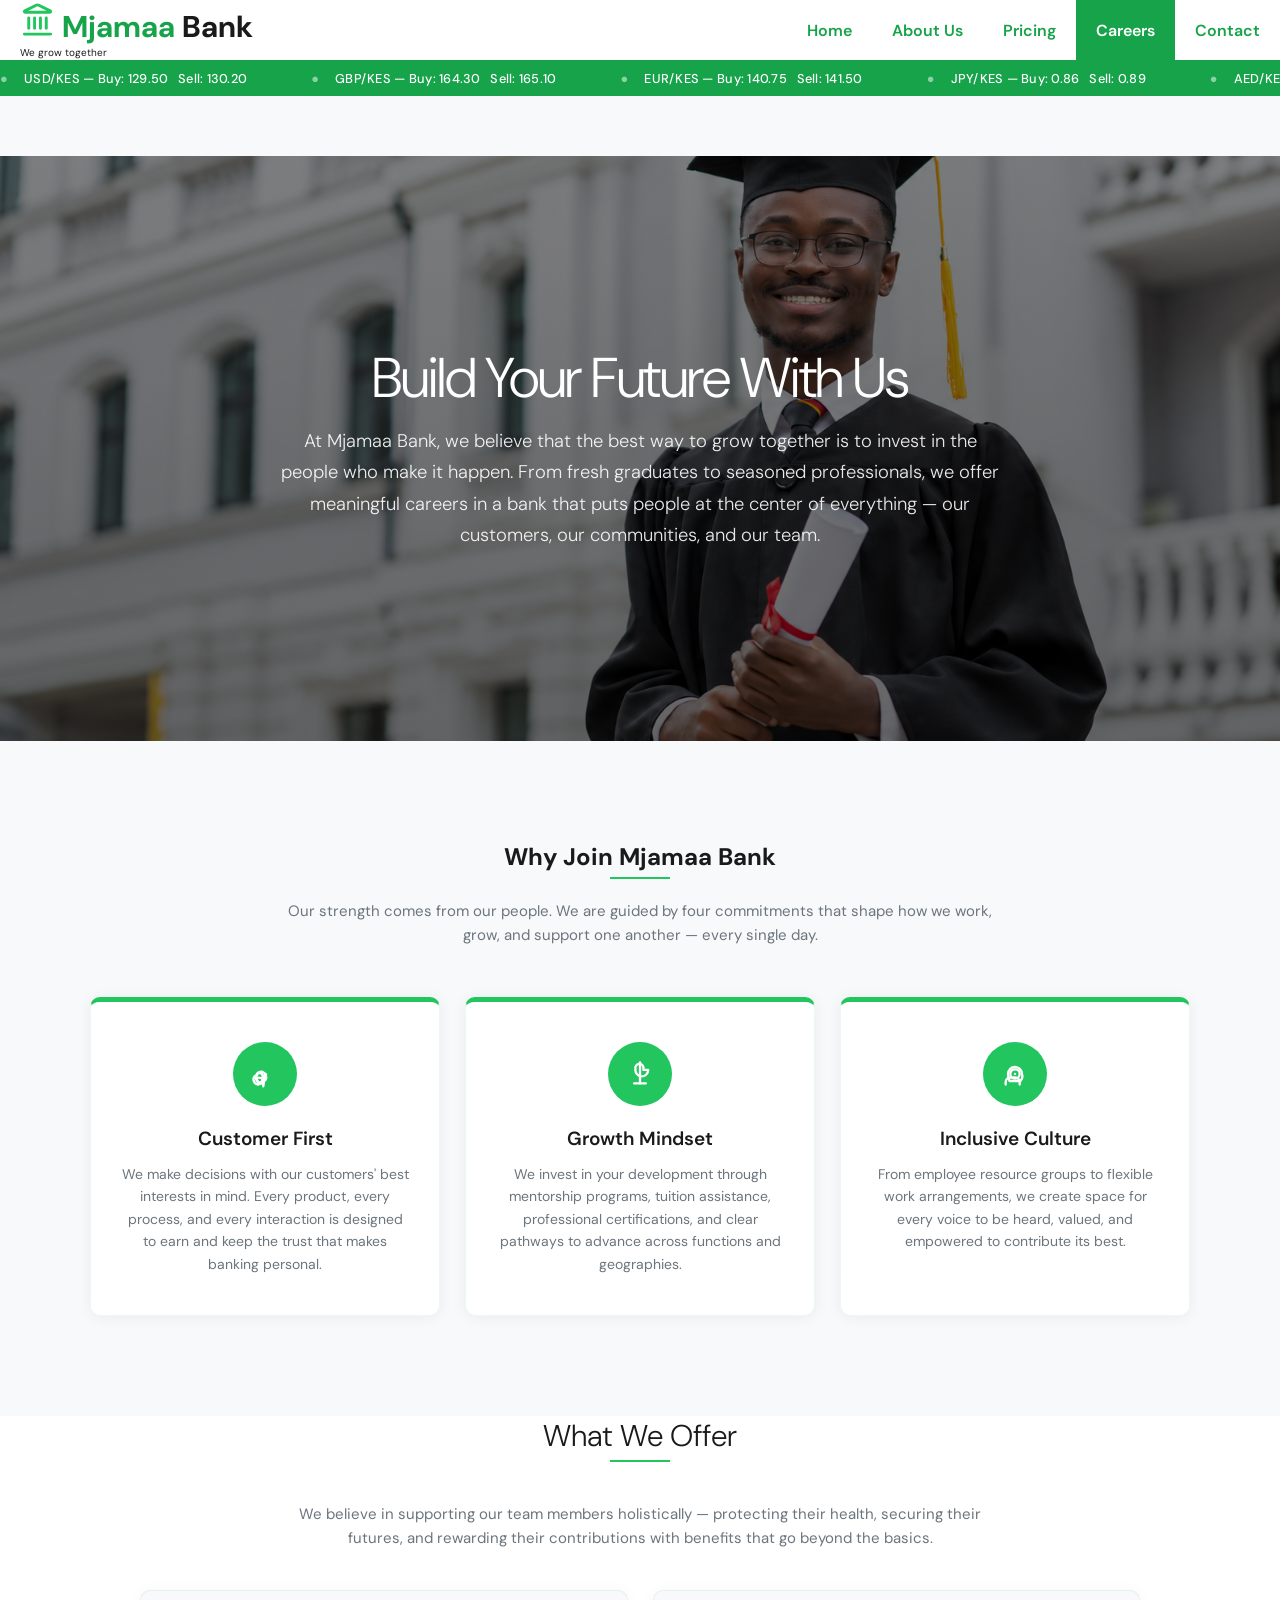
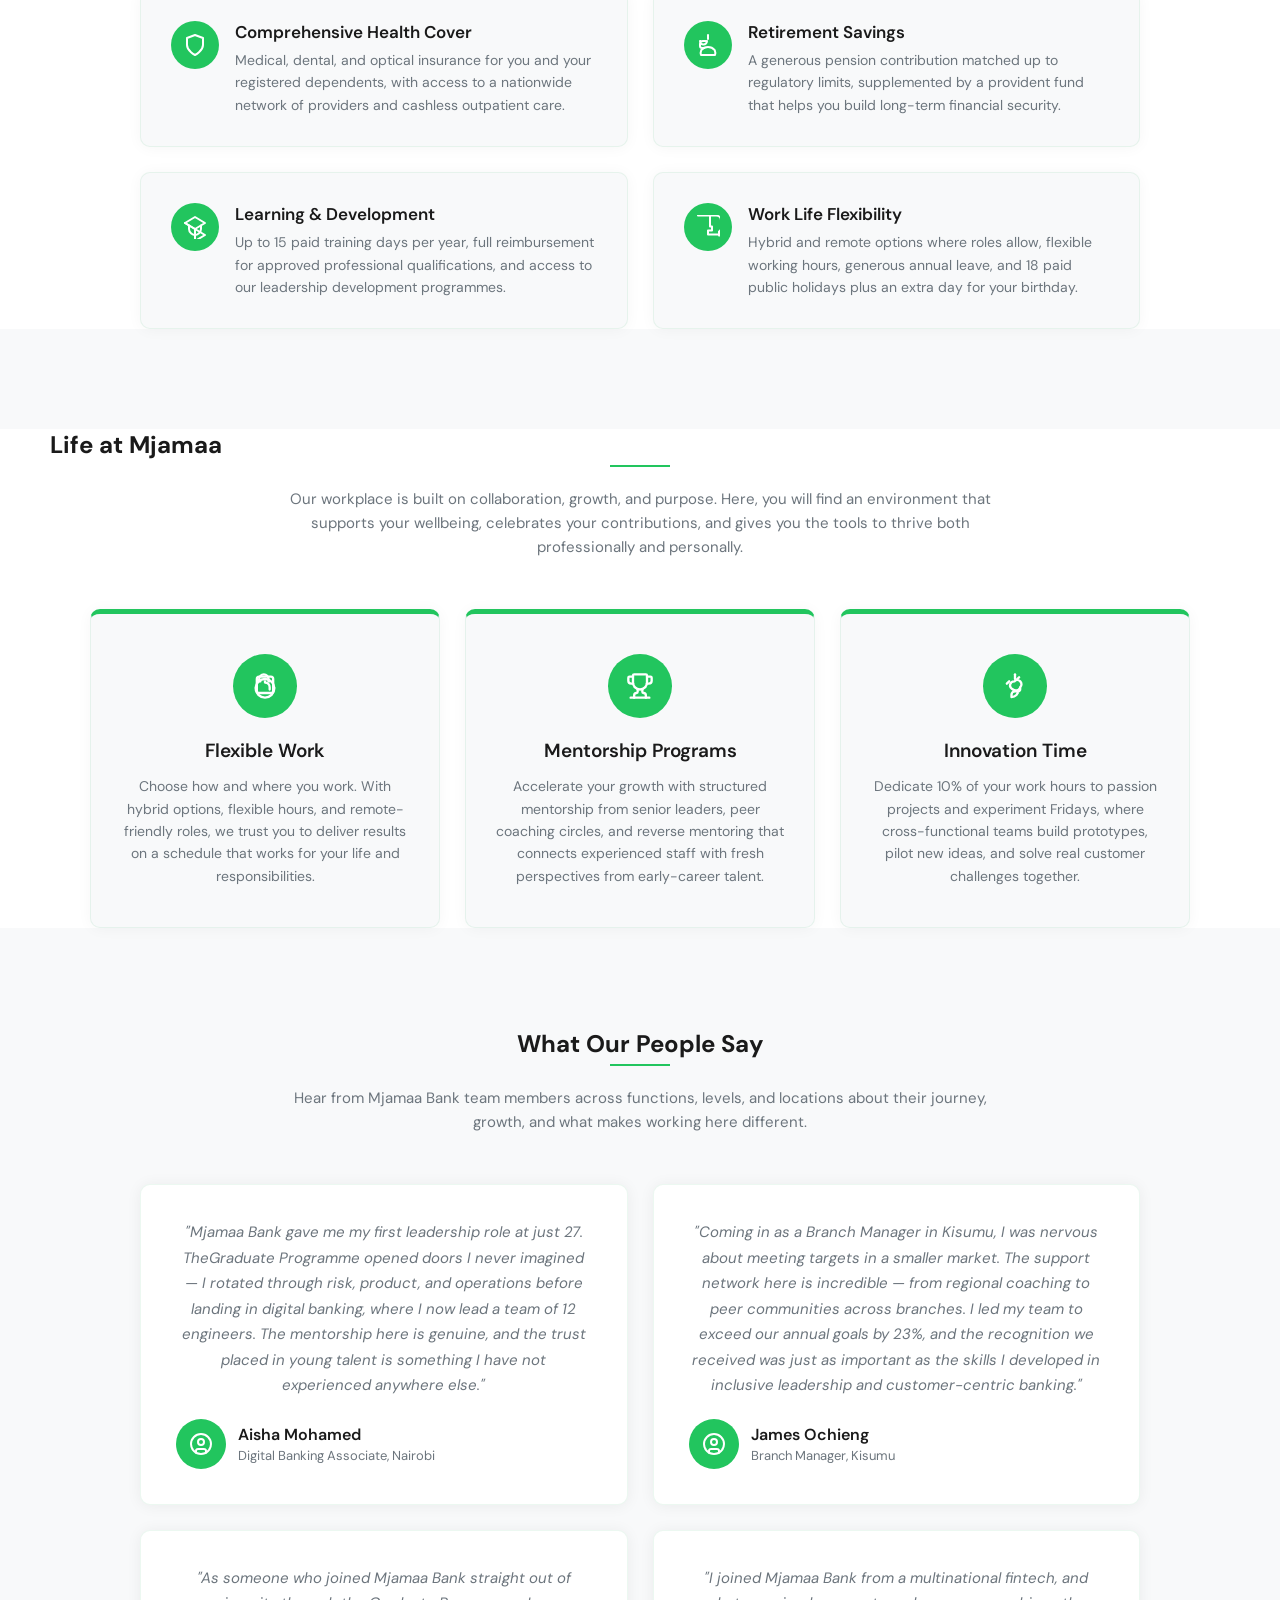
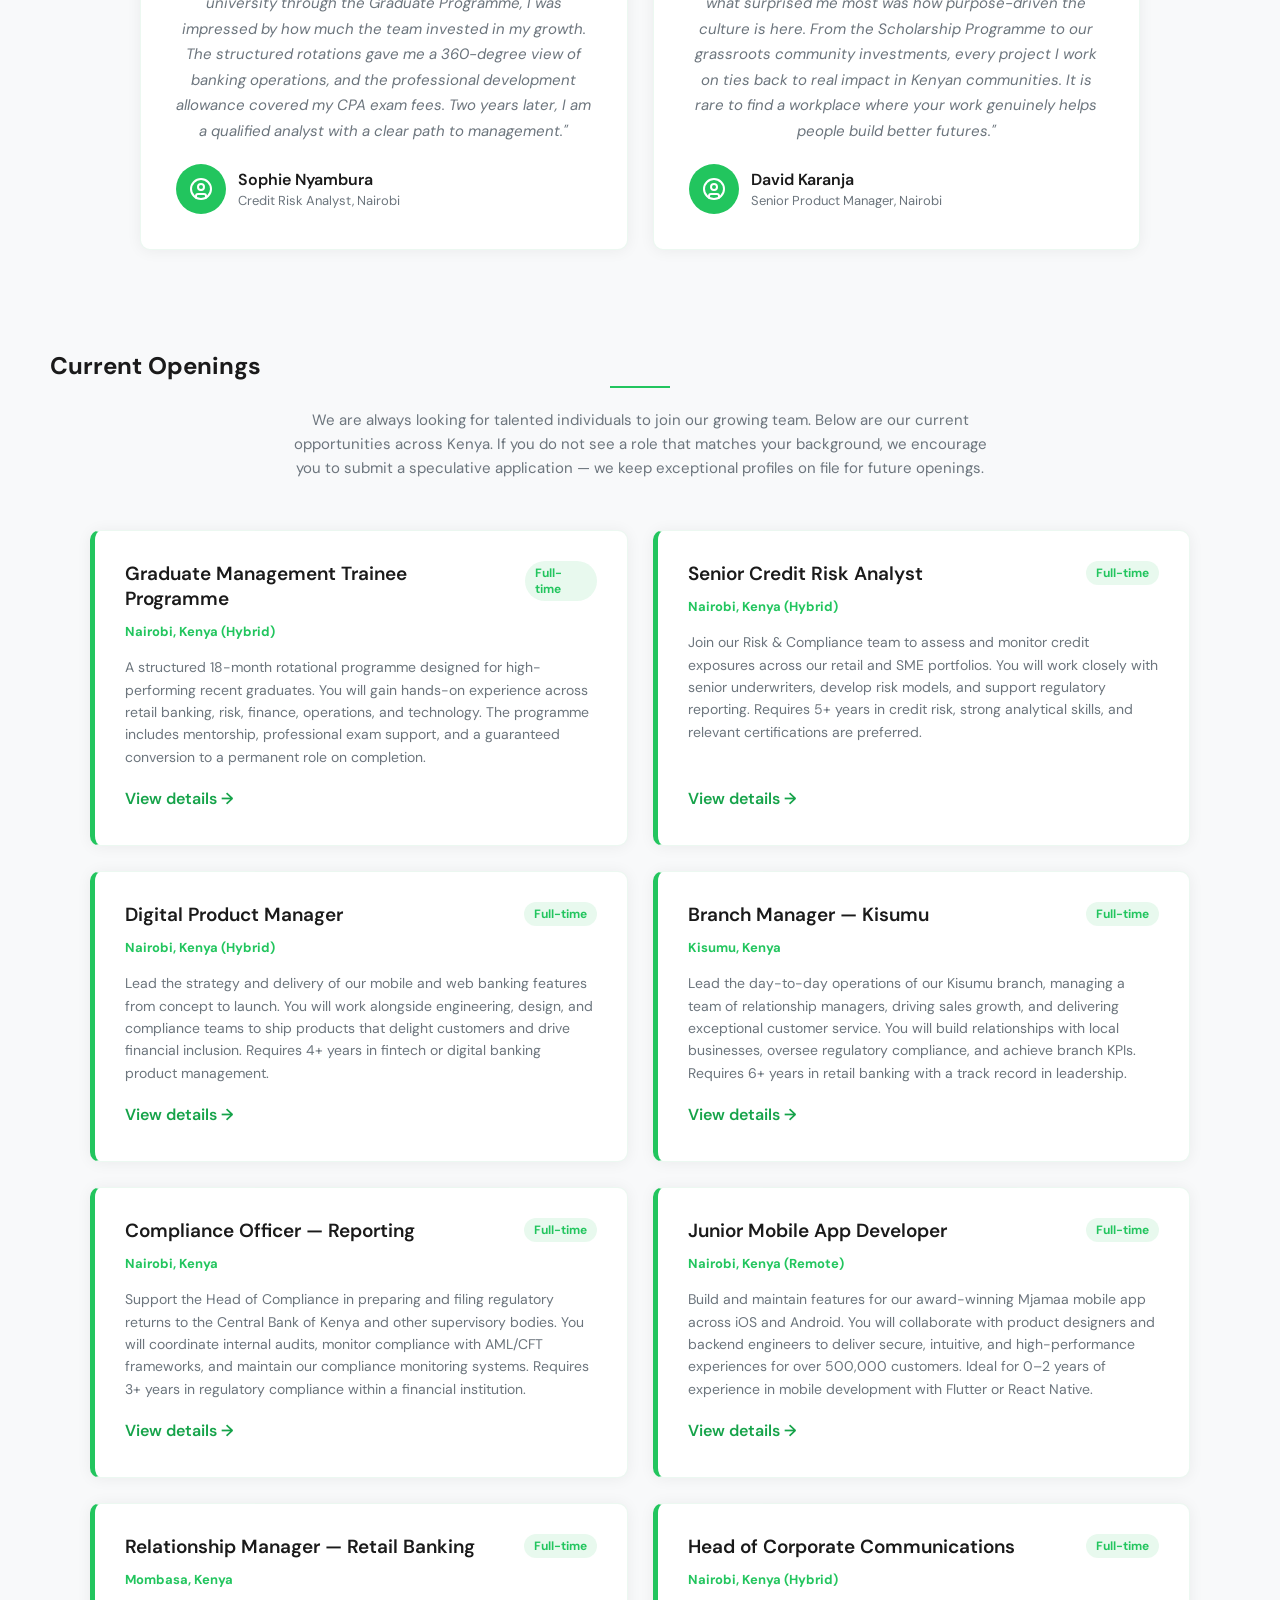
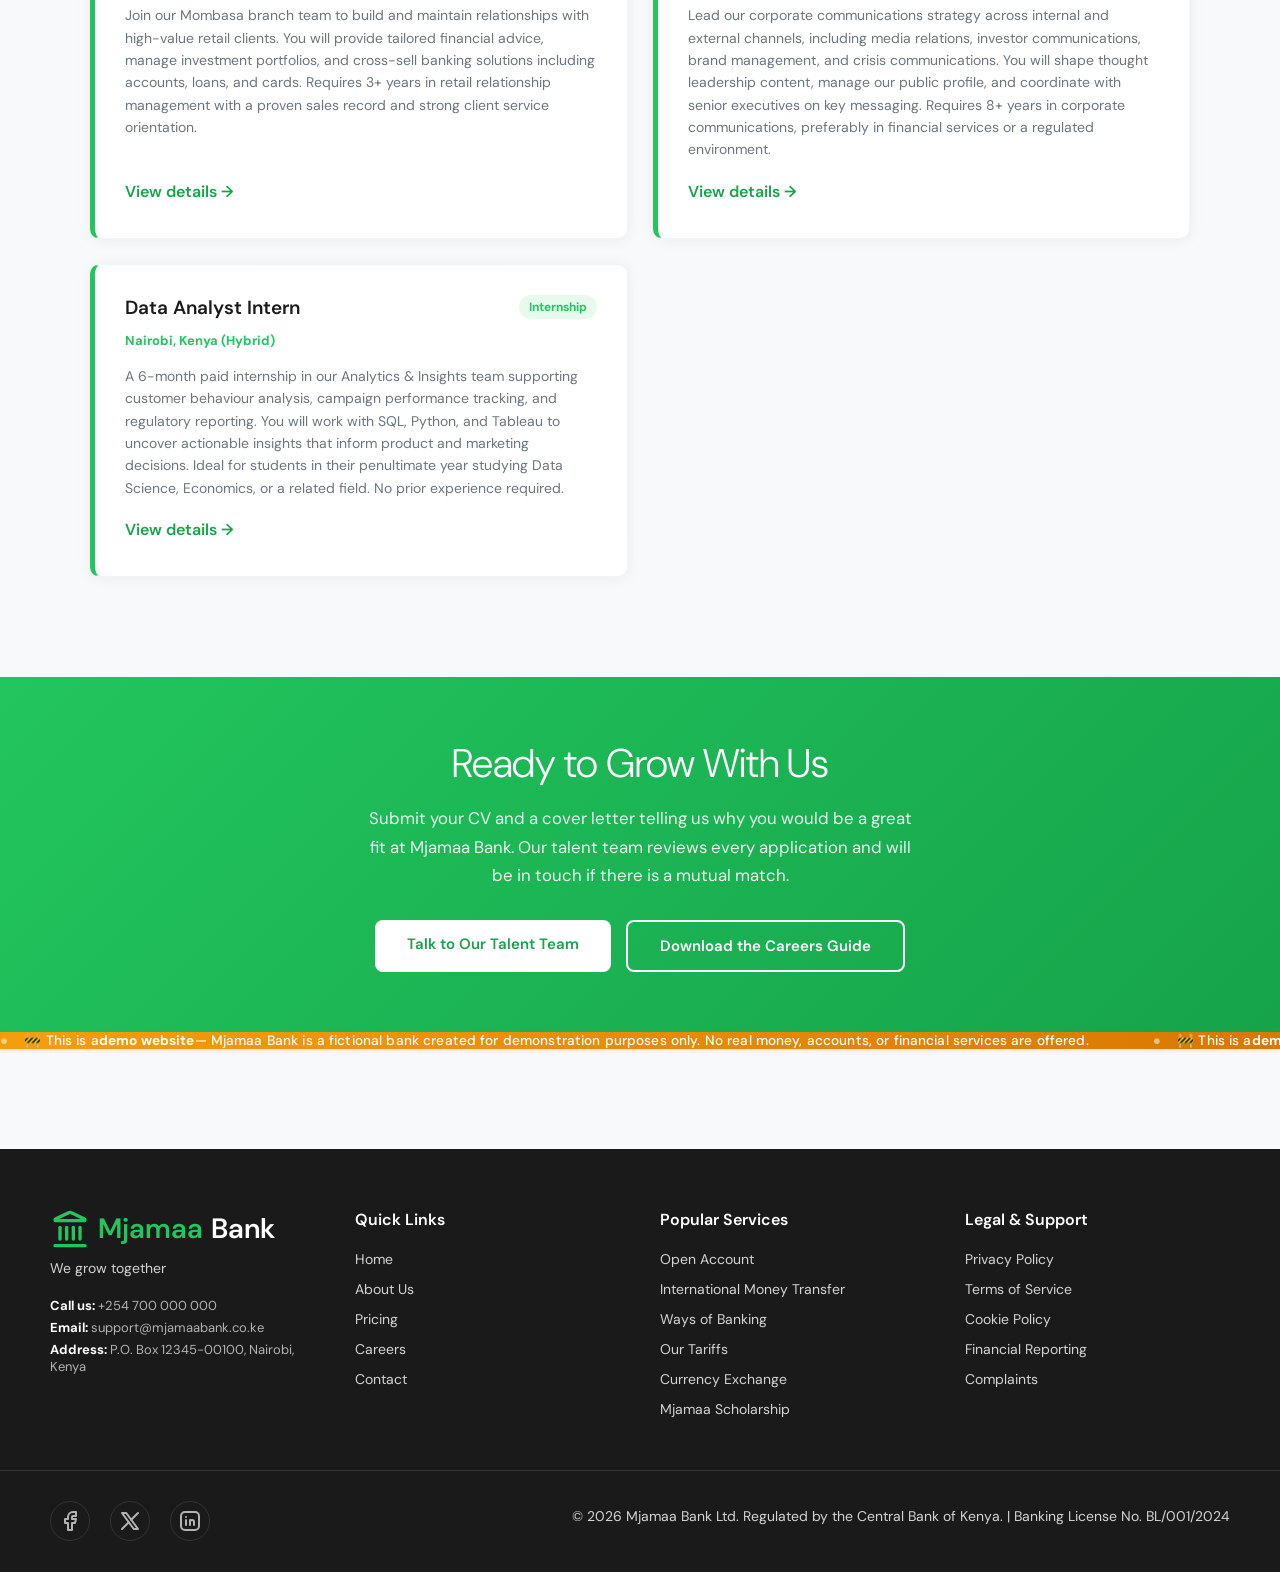
<file: careers.html>
<!DOCTYPE html>
<html lang="en">
<head>
    <meta charset="UTF-8">
    <meta name="viewport" content="width=device-width, initial-scale=1.0">
    <title>Mjamaa Bank — Careers</title>
    <link rel="stylesheet" href="styles.css">

    <!-- SEO & Social Media (Open Graph + Twitter Card — powers WhatsApp, Facebook & Twitter previews) -->
    <meta name="description" content="Careers at Mjamaa Bank. Explore open positions in banking, finance, and technology. Join our fictional demo bank and grow your career with a people-first culture.">
    <meta name="robots" content="index, follow">
    <meta name="theme-color" content="#ffffff">
    <link rel="canonical" href="https://mjamaa-bank.vercel.app/careers.html">

    <!-- Open Graph / Facebook / WhatsApp -->
    <meta property="og:title" content="Mjamaa Bank — Careers">
    <meta property="og:description" content="Careers at Mjamaa Bank. Explore open positions in banking, finance, and technology. Join our fictional demo bank and grow your career with a people-first culture.">
    <meta property="og:image" content="https://mjamaa-bank.vercel.app/og-image.png">
    <meta property="og:image:width" content="1200">
    <meta property="og:image:height" content="630">
    <meta property="og:image:alt" content="Mjamaa Bank — Demo Banking in Kenya">
    <meta property="og:url" content="https://mjamaa-bank.vercel.app/careers.html">
    <meta property="og:type" content="website">
    <meta property="og:locale" content="en_KE">

    <!-- Twitter Card -->
    <meta name="twitter:card" content="summary_large_image">
    <meta name="twitter:site" content="@mjamaabank">
    <meta name="twitter:creator" content="@mjamaabank">
    <meta name="twitter:title" content="Mjamaa Bank — Careers">
    <meta name="twitter:description" content="Careers at Mjamaa Bank. Explore open positions in banking, finance, and technology. Join our fictional demo bank and grow your career with a people-first culture.">
    <meta name="twitter:image" content="https://mjamaa-bank.vercel.app/og-image.png">
    <meta property="og:site_name" content="Mjamaa Bank">

    <!-- JSON-LD Structured Data -->
    <script type="application/ld+json">
    {
      "@context": "https://schema.org",
      "@type": "Organization",
      "name": "Mjamaa Bank",
      "url": "https://mjamaa-bank.vercel.app/",
      "logo": "https://mjamaa-bank.vercel.app/android-chrome-512x512.png",
      "description": "Mjamaa Bank is a fictional demo commercial bank in Kenya. Explore personal banking, business loans, savings accounts, and financial services designed for demonstration purposes only.",
      "keywords": "demo bank, Kenya, banking, finance, savings, loans, mobile money, fictional",
      "sameAs": [
        "https://facebook.com/mjamaabank",
        "https://twitter.com/mjamaabank",
        "https://linkedin.com/company/mjamaabank"
      ]
    }
    </script>

    <script type="application/ld+json">
    {
      "@context": "https://schema.org",
      "@type": "WebPage",
      "name": "Mjamaa Bank — Careers",
      "description": "Careers at Mjamaa Bank. Explore open positions in banking, finance, and technology. Join our fictional demo bank and grow your career with a people-first culture.",
      "url": "https://mjamaa-bank.vercel.app/careers.html",
      "inLanguage": "en-KE",
      "isPartOf": {
        "@type": "WebSite",
        "name": "Mjamaa Bank",
        "url": "https://mjamaa-bank.vercel.app/"
      },
      "dateModified": "2026-10-14"
    }
    </script>

    <!--Favicon-->

    <!--Fonts-->
    <link rel="preconnect" href="https://fonts.googleapis.com">
    <link rel="preconnect" href="https://fonts.gstatic.com" crossorigin>
    <link href="https://fonts.googleapis.com/css2?family=DM+Sans:ital,opsz,wght@0,9..40,100..1000;1,9..40,100..1000&display=swap" rel="stylesheet">

    <!--Favicon-->
    <link rel="apple-touch-icon" sizes="180x180" href="/apple-touch-icon.png">
    <link rel="icon" type="image/png" sizes="32x32" href="/favicon-32x32.png">
    <link rel="icon" type="image/png" sizes="16x16" href="/favicon-16x16.png">
    <link rel="icon" href="/favicon.ico">
    <link rel="manifest" href="/site.webmanifest">
</head>
<body>
    <nav id="nav-bar" class="nav-bar">
        <div class="left">
            <h1>
                <a href="https://mjamaa-bank.vercel.app" target="_blank" rel="noopener noreferrer">
                    <svg xmlns="http://www.w3.org/2000/svg" width="16" height="16" viewBox="0 0 24 24" fill="none" stroke="#22C55E" stroke-width="2" stroke-linecap="round" stroke-linejoin="round" class="lucide lucide-landmark"><path d="M10 18v-7"/><path d="M11.119 2.205a2 2 0 0 1 1.762 0l7.84 3.846A.5.5 0 0 1 20.5 7h-17a.5.5 0 0 1-.22-.949z"/><path d="M14 18v-7"/><path d="M18 18v-7"/><path d="M3 22h18"/><path d="M6 18v-7"/></svg>
                    <span>Mjamaa</span> Bank
                </a>
            </h1>
            <p>We grow together</p>
        </div>

        <button type="button" class="hamburger" id="hamburger" aria-expanded="false">
            <span></span>
            <span></span>
            <span></span>
        </button>

        <div class="right">
            <ul>
                <li><a href="index.html">Home</a></li>
                <li><a href="about-us.html">About Us</a></li>
                <li><a href="pricing.html">Pricing</a></li>
                <li><a href="careers.html" aria-current="page">Careers</a></li>
                <li><a href="contact.html">Contact</a></li>
            </ul>
        </div>
    </nav>

    <div class="ticker-wrap">
        <div class="ticker">
            <span>USD/KES — Buy: 129.50 &nbsp; Sell: 130.20</span>
            <span>GBP/KES — Buy: 164.30 &nbsp; Sell: 165.10</span>
            <span>EUR/KES — Buy: 140.75 &nbsp; Sell: 141.50</span>
            <span>JPY/KES — Buy: 0.86 &nbsp; Sell: 0.89</span>
            <span>AED/KES — Buy: 35.20 &nbsp; Sell: 35.80</span>
            <span>INR/KES — Buy: 1.54 &nbsp; Sell: 1.58</span>
            <span>CNY/KES — Buy: 17.80 &nbsp; Sell: 18.10</span>
            <span>USD/KES — Buy: 129.50 &nbsp; Sell: 130.20</span>
            <span>GBP/KES — Buy: 164.30 &nbsp; Sell: 165.10</span>
            <span>EUR/KES — Buy: 140.75 &nbsp; Sell: 141.50</span>
            <span>JPY/KES — Buy: 0.86 &nbsp; Sell: 0.89</span>
            <span>AED/KES — Buy: 35.20 &nbsp; Sell: 35.80</span>
            <span>INR/KES — Buy: 1.54 &nbsp; Sell: 1.58</span>
            <span>CNY/KES — Buy: 17.80 &nbsp; Sell: 18.10</span>
        </div>
    </div>

    <div class="mobile-link">
        <ul>
            <li><a href="index.html">Home</a></li>
            <li><a href="about-us.html">About Us</a></li>
            <li><a href="pricing.html">Pricing</a></li>
            <li><a href="careers.html" aria-current="page">Careers</a></li>
            <li><a href="contact.html">Contact</a></li>
        </ul>
    </div>

    <div class="overlay"></div>

    <!-- Hero -->
    <section class="careers-hero" aria-label="Careers hero">
        <div class="careers-hero-content">
            <h2>Build Your Future With Us</h2>
            <p>At Mjamaa Bank, we believe that the best way to grow together is to invest in the people who make it happen. From fresh graduates to seasoned professionals, we offer meaningful careers in a bank that puts people at the center of everything — our customers, our communities, and our team.</p>
        </div>
    </section>

    <!-- Why Join -->
    <section class="why-join">
        <h2>Why Join Mjamaa Bank</h2>
        <hr>

        <p class="section-subtitle">Our strength comes from our people. We are guided by four commitments that shape how we work, grow, and support one another — every single day.</p>

        <div class="why-join-grid">

            <div class="why-join-card">
                <div class="why-icon">
                    <svg xmlns="http://www.w3.org/2000/svg" width="28" height="28" viewBox="0 0 24 24" fill="none" stroke="currentColor" stroke-width="2" stroke-linecap="round" stroke-linejoin="round" class="lucide lucide-heart-handshake preview-icon"><path d="M4.6 13.2a3.5 3.5 0 0 1 4.8-2.8 3.5 3.5 0 0 1 3.4 3.4 3.5 3.5 0 0 1-2.8 4.8 3.5 3.5 0 0 1-5.6-2.8 3.5 3.5 0 0 1 2.8-4.8 3.5 3.5 0 0 1 2.8 4.8 3.5 3.5 0 0 1-2.8 4.8 3.5 3.5 0 0 1-4.8-2.8 3.5 3.5 0 0 1 2.8-4.8 3.5 3.5 0 0 1 4.8-2.8"/><path d="M12 12.5c.34 0 .67-.03 1-.1-.33.33-.57.75-.7 1.21A3.84 3.84 0 0 0 11.2 16c0 2.21-.23 4.42-.7 6.59 0-.33-.06-.66-.06-1 0-5 0-6.5-4.5-6.5S6 15 6 20c0 .34-.06.67-.06 1 1.83-.61 3.5-2.3 4.26-4.26-.13-.47-.26-.93-.5-1.56A3.5 3.5 0 0 1 12 12.5Z"/></svg>
                </div>
                <h3>Customer First</h3>
                <p>We make decisions with our customers' best interests in mind. Every product, every process, and every interaction is designed to earn and keep the trust that makes banking personal.</p>
            </div>

            <div class="why-join-card">
                <div class="why-icon">
                    <svg xmlns="http://www.w3.org/2000/svg" width="28" height="28" viewBox="0 0 24 24" fill="none" stroke="currentColor" stroke-width="2" stroke-linecap="round" stroke-linejoin="round" class="lucide lucide-seedling preview-icon"><path d="M7 20h10"/><path d="M12 2v18"/><path d="M19 8.5a5.5 5.5 0 1 1-11 0c0-.26.05-.51.14-.76a3.5 3.5 0 1 1 6.72 0c.09.25.14.5.14.76z"/></svg>
                </div>
                <h3>Growth Mindset</h3>
                <p>We invest in your development through mentorship programs, tuition assistance, professional certifications, and clear pathways to advance across functions and geographies.</p>
            </div>

            <div class="why-join-card">
                <div class="why-icon">
                    <svg xmlns="http://www.w3.org/2000/svg" width="28" height="28" viewBox="0 0 24 24" fill="none" stroke="currentColor" stroke-width="2" stroke-linecap="round" stroke-linejoin="round" class="lucide lucide-users preview-icon"><path d="M16 21v-2a4 4 0 0 0-3.97-4H7.97a4 4 0 0 0-3.97 4v2"/><circle cx="12" cy="12" r="4"/><path d="M12 12h.01"/><path d="M18 12a6 6 0 0 0-6-6 6 6 0 0 0-6 6c0 2.21.48 4.28 1.33 6h9.34A6 6 0 0 0 18 12z"/></svg>
                </div>
                <h3>Inclusive Culture</h3>
                <p>From employee resource groups to flexible work arrangements, we create space for every voice to be heard, valued, and empowered to contribute its best.</p>
            </div>

        </div>
    </section>

    <!-- Benefits -->
    <section class="benefits">
        <h2>What We Offer</h2>
        <hr>

        <p class="section-subtitle">We believe in supporting our team members holistically — protecting their health, securing their futures, and rewarding their contributions with benefits that go beyond the basics.</p>

        <div class="benefits-grid">

            <div class="benefit-card">
                <div class="benefit-icon">
                    <svg xmlns="http://www.w3.org/2000/svg" width="24" height="24" viewBox="0 0 24 24" fill="none" stroke="currentColor" stroke-width="2" stroke-linecap="round" stroke-linejoin="round" class="lucide lucide-shield preview-icon"><path d="M12 22s8-4 8-10V5l-8-3-8 3v7c0 6 8 10 8 10z"/></svg>
                </div>
                <div>
                    <h3>Comprehensive Health Cover</h3>
                    <p>Medical, dental, and optical insurance for you and your registered dependents, with access to a nationwide network of providers and cashless outpatient care.</p>
                </div>
            </div>

            <div class="benefit-card">
                <div class="benefit-icon">
                    <svg xmlns="http://www.w3.org/2000/svg" width="24" height="24" viewBox="0 0 24 24" fill="none" stroke="currentColor" stroke-width="2" stroke-linecap="round" stroke-linejoin="round" class="lucide lucide-piggy-bank preview-icon"><path d="M12 2v4m-2 2H7a3 3 0 0 0-3 3v2a2 2 0 0 0 2 2h2.76m2.24-7a3.5 3.5 0 1 1-7 0m7 0a3.5 3.5 0 1 1-7 0m7 0h.01M12 14a9 9 0 0 1 6.75 3.04A7.5 7.5 0 0 1 19 22H5a7.5 7.5 0 0 1 .25-4.96A9 9 0 0 1 12 14z"/></svg>
                </div>
                <div>
                    <h3>Retirement Savings</h3>
                    <p>A generous pension contribution matched up to regulatory limits, supplemented by a provident fund that helps you build long-term financial security.</p>
                </div>
            </div>

            <div class="benefit-card">
                <div class="benefit-icon">
                    <svg xmlns="http://www.w3.org/2000/svg" width="24" height="24" viewBox="0 0 24 24" fill="none" stroke="currentColor" stroke-width="2" stroke-linecap="round" stroke-linejoin="round" class="lucide lucide-graduation-cap preview-icon"><path d="M12 14l10-6-10-6L2 8z"/><path d="M2 8l10 6v12l10-6-10-6z"/><path d="M6 10.5V14c0 4 4 6 6 6s6-2 6-6v-3.5"/></svg>
                </div>
                <div>
                    <h3>Learning & Development</h3>
                    <p>Up to 15 paid training days per year, full reimbursement for approved professional qualifications, and access to our leadership development programmes.</p>
                </div>
            </div>

            <div class="benefit-card">
                <div class="benefit-icon">
                    <svg xmlns="http://www.w3.org/2000/svg" width="24" height="24" viewBox="0 0 24 24" fill="none" stroke="currentColor" stroke-width="2" stroke-linecap="round" stroke-linejoin="round" class="lucide lucide-briefcase preview-icon"><path d="M27 20.5h-4v-4h2v-11a5 5 0 0 0-5-5h-6v-3a3 3 0 0 0-3-3h-6a3 3 0 0 0-3 3v3h12v11h2v4h-4v4h12v-4Z"/>...</svg>
                </div>
                <div>
                    <h3>Work Life Flexibility</h3>
                    <p>Hybrid and remote options where roles allow, flexible working hours, generous annual leave, and 18 paid public holidays plus an extra day for your birthday.</p>
                </div>
            </div>

        </div>
    </section>

    <!-- Life at Mjamaa -->
    <section class="culture">
        <h2>Life at Mjamaa</h2>
        <hr>

        <p class="section-subtitle">Our workplace is built on collaboration, growth, and purpose. Here, you will find an environment that supports your wellbeing, celebrates your contributions, and gives you the tools to thrive both professionally and personally.</p>

        <div class="culture-grid">

            <div class="culture-card">
                <div class="culture-icon">
                    <svg xmlns="http://www.w3.org/2000/svg" width="28" height="28" viewBox="0 0 24 24" fill="none" stroke="currentColor" stroke-width="2" stroke-linecap="round" stroke-linejoin="round" class="lucide lucide-calendar-clock"><path d="M12 8v1a4 4 0 0 1 4 4v2"/><path d="M16 8h-1V6a4 4 0 0 0-8 0v2H8"/><path d="M20 14a8 8 0 1 1-16 0 8 8 0 0 1 16 0z"/><rect x="5" y="4" width="14" height="14" rx="2"/></svg>
                </div>
                <h3>Flexible Work</h3>
                <p>Choose how and where you work. With hybrid options, flexible hours, and remote-friendly roles, we trust you to deliver results on a schedule that works for your life and responsibilities.</p>
            </div>

            <div class="culture-card">
                <div class="culture-icon">
                    <svg xmlns="http://www.w3.org/2000/svg" width="28" height="28" viewBox="0 0 24 24" fill="none" stroke="currentColor" stroke-width="2" stroke-linecap="round" stroke-linejoin="round" class="lucide lucide-trophy"><path d="M10 14.66V17a1 1 0 0 1-1 1 2 2 0 0 0-2 2v2"/><path d="M14 14.66V17a1 1 0 0 0 1 1 2 2 0 0 1 2 2v2"/><path d="M17.916 10H19.5A2.5 2.5 0 0 0 22 7.5V5a1 1 0 0 0-1-1h-3"/><path d="M4 22h16"/><path d="M6 9a6 6 0 0 0 12 0V3a1 1 0 0 0-1-1H7a1 1 0 0 0-1 1z"/><path d="M6.084 10H4.5A2.5 2.5 0 0 1 2 7.5V5a1 1 0 0 1 1-1h3"/></svg>
                </div>
                <h3>Mentorship Programs</h3>
                <p>Accelerate your growth with structured mentorship from senior leaders, peer coaching circles, and reverse mentoring that connects experienced staff with fresh perspectives from early-career talent.</p>
            </div>

            <div class="culture-card">
                <div class="culture-icon">
                    <svg xmlns="http://www.w3.org/2000/svg" width="28" height="28" viewBox="0 0 24 24" fill="none" stroke="currentColor" stroke-width="2" stroke-linecap="round" stroke-linejoin="round" class="lucide lucide-sparkles"><path d="M9.5 14.5A3.5 3.5 0 0 1 11.5 8a3.5 3.5 0 0 1 5 5 3.5 3.5 0 0 1-5 2.5A3.5 3.5 0 0 1 9.5 14.5z"/><path d="M12 2v4"/><path d="m13.5 6.5 2-2"/><path d="M5 10l2-2"/><path d="M15 15.5a6 6 0 0 1-6 6v-2a3 3 0 0 1 3-3h2.25a2.25 2.25 0 0 0 2.25-2.25z"/></svg>
                </div>
                <h3>Innovation Time</h3>
                <p>Dedicate 10% of your work hours to passion projects and experiment Fridays, where cross-functional teams build prototypes, pilot new ideas, and solve real customer challenges together.</p>
            </div>

        </div>
    </section>

    <!-- Testimonials -->
    <section class="testimonials">
        <h2>What Our People Say</h2>
        <hr>

        <p class="section-subtitle">Hear from Mjamaa Bank team members across functions, levels, and locations about their journey, growth, and what makes working here different.</p>

        <div class="testimonial-grid">

            <div class="testimonial-card">
                <div class="testimonial-content">
                    <p>"Mjamaa Bank gave me my first leadership role at just 27. TheGraduate Programme opened doors I never imagined — I rotated through risk, product, and operations before landing in digital banking, where I now lead a team of 12 engineers. The mentorship here is genuine, and the trust placed in young talent is something I have not experienced anywhere else."</p>
                </div>
                <div class="testimonial-author">
                    <div class="author-img">
                        <svg xmlns="http://www.w3.org/2000/svg" width="24" height="24" viewBox="0 0 24 24" fill="none" stroke="currentColor" stroke-width="2" stroke-linecap="round" stroke-linejoin="round" class="lucide lucide-circle-user"><circle cx="12" cy="12" r="10"/><circle cx="12" cy="10" r="3"/><path d="M7 20.662V19a2 2 0 0 1 2-2h6a2 2 0 0 1 2 2v1.662"/></svg>
                    </div>
                    <div class="author-info">
                        <h4>Aisha Mohamed</h4>
                        <p>Digital Banking Associate, Nairobi</p>
                    </div>
                </div>
            </div>

            <div class="testimonial-card">
                <div class="testimonial-content">
                    <p>"Coming in as a Branch Manager in Kisumu, I was nervous about meeting targets in a smaller market. The support network here is incredible — from regional coaching to peer communities across branches. I led my team to exceed our annual goals by 23%, and the recognition we received was just as important as the skills I developed in inclusive leadership and customer-centric banking."</p>
                </div>
                <div class="testimonial-author">
                    <div class="author-img">
                        <svg xmlns="http://www.w3.org/2000/svg" width="24" height="24" viewBox="0 0 24 24" fill="none" stroke="currentColor" stroke-width="2" stroke-linecap="round" stroke-linejoin="round" class="lucide lucide-circle-user"><circle cx="12" cy="12" r="10"/><circle cx="12" cy="10" r="3"/><path d="M7 20.662V19a2 2 0 0 1 2-2h6a2 2 0 0 1 2 2v1.662"/></svg>
                    </div>
                    <div class="author-info">
                        <h4>James Ochieng</h4>
                        <p>Branch Manager, Kisumu</p>
                    </div>
                </div>
            </div>

            <div class="testimonial-card">
                <div class="testimonial-content">
                    <p>"As someone who joined Mjamaa Bank straight out of university through the Graduate Programme, I was impressed by how much the team invested in my growth. The structured rotations gave me a 360-degree view of banking operations, and the professional development allowance covered my CPA exam fees. Two years later, I am a qualified analyst with a clear path to management."</p>
                </div>
                <div class="testimonial-author">
                    <div class="author-img">
                        <svg xmlns="http://www.w3.org/2000/svg" width="24" height="24" viewBox="0 0 24 24" fill="none" stroke="currentColor" stroke-width="2" stroke-linecap="round" stroke-linejoin="round" class="lucide lucide-circle-user"><circle cx="12" cy="12" r="10"/><circle cx="12" cy="10" r="3"/><path d="M7 20.662V19a2 2 0 0 1 2-2h6a2 2 0 0 1 2 2v1.662"/></svg>
                    </div>
                    <div class="author-info">
                        <h4>Sophie Nyambura</h4>
                        <p>Credit Risk Analyst, Nairobi</p>
                    </div>
                </div>
            </div>

            <div class="testimonial-card">
                <div class="testimonial-content">
                    <p>"I joined Mjamaa Bank from a multinational fintech, and what surprised me most was how purpose-driven the culture is here. From the Scholarship Programme to our grassroots community investments, every project I work on ties back to real impact in Kenyan communities. It is rare to find a workplace where your work genuinely helps people build better futures."</p>
                </div>
                <div class="testimonial-author">
                    <div class="author-img">
                        <svg xmlns="http://www.w3.org/2000/svg" width="24" height="24" viewBox="0 0 24 24" fill="none" stroke="currentColor" stroke-width="2" stroke-linecap="round" stroke-linejoin="round" class="lucide lucide-circle-user"><circle cx="12" cy="12" r="10"/><circle cx="12" cy="10" r="3"/><path d="M7 20.662V19a2 2 0 0 1 2-2h6a2 2 0 0 1 2 2v1.662"/></svg>
                    </div>
                    <div class="author-info">
                        <h4>David Karanja</h4>
                        <p>Senior Product Manager, Nairobi</p>
                    </div>
                </div>
            </div>

        </div>
    </section>

    <!-- Openings -->
    <section class="openings">
        <h2>Current Openings</h2>
        <hr>

        <p class="section-subtitle">We are always looking for talented individuals to join our growing team. Below are our current opportunities across Kenya. If you do not see a role that matches your background, we encourage you to submit a speculative application — we keep exceptional profiles on file for future openings.</p>

        <div class="job-grid">

            <div class="job-card">
                <div class="job-card-header">
                    <h3>Graduate Management Trainee Programme</h3>
                    <span class="job-type">Full-time</span>
                </div>
                <p class="job-location">Nairobi, Kenya (Hybrid)</p>
                <p class="job-desc">A structured 18-month rotational programme designed for high-performing recent graduates. You will gain hands-on experience across retail banking, risk, finance, operations, and technology. The programme includes mentorship, professional exam support, and a guaranteed conversion to a permanent role on completion.</p>
                <a href="#" class="job-link">View details →</a>
            </div>

            <div class="job-card">
                <div class="job-card-header">
                    <h3>Senior Credit Risk Analyst</h3>
                    <span class="job-type">Full-time</span>
                </div>
                <p class="job-location">Nairobi, Kenya (Hybrid)</p>
                <p class="job-desc">Join our Risk & Compliance team to assess and monitor credit exposures across our retail and SME portfolios. You will work closely with senior underwriters, develop risk models, and support regulatory reporting. Requires 5+ years in credit risk, strong analytical skills, and relevant certifications are preferred.</p>
                <a href="#" class="job-link">View details →</a>
            </div>

            <div class="job-card">
                <div class="job-card-header">
                    <h3>Digital Product Manager</h3>
                    <span class="job-type">Full-time</span>
                </div>
                <p class="job-location">Nairobi, Kenya (Hybrid)</p>
                <p class="job-desc">Lead the strategy and delivery of our mobile and web banking features from concept to launch. You will work alongside engineering, design, and compliance teams to ship products that delight customers and drive financial inclusion. Requires 4+ years in fintech or digital banking product management.</p>
                <a href="#" class="job-link">View details →</a>
            </div>

            <div class="job-card">
                <div class="job-card-header">
                    <h3>Branch Manager — Kisumu</h3>
                    <span class="job-type">Full-time</span>
                </div>
                <p class="job-location">Kisumu, Kenya</p>
                <p class="job-desc">Lead the day-to-day operations of our Kisumu branch, managing a team of relationship managers, driving sales growth, and delivering exceptional customer service. You will build relationships with local businesses, oversee regulatory compliance, and achieve branch KPIs. Requires 6+ years in retail banking with a track record in leadership.</p>
                <a href="#" class="job-link">View details →</a>
            </div>

            <div class="job-card">
                <div class="job-card-header">
                    <h3>Compliance Officer — Reporting</h3>
                    <span class="job-type">Full-time</span>
                </div>
                <p class="job-location">Nairobi, Kenya</p>
                <p class="job-desc">Support the Head of Compliance in preparing and filing regulatory returns to the Central Bank of Kenya and other supervisory bodies. You will coordinate internal audits, monitor compliance with AML/CFT frameworks, and maintain our compliance monitoring systems. Requires 3+ years in regulatory compliance within a financial institution.</p>
                <a href="#" class="job-link">View details →</a>
            </div>

            <div class="job-card">
                <div class="job-card-header">
                    <h3>Junior Mobile App Developer</h3>
                    <span class="job-type">Full-time</span>
                </div>
                <p class="job-location">Nairobi, Kenya (Remote)</p>
                <p class="job-desc">Build and maintain features for our award-winning Mjamaa mobile app across iOS and Android. You will collaborate with product designers and backend engineers to deliver secure, intuitive, and high-performance experiences for over 500,000 customers. Ideal for 0–2 years of experience in mobile development with Flutter or React Native.</p>
                <a href="#" class="job-link">View details →</a>
            </div>

            <div class="job-card">
                <div class="job-card-header">
                    <h3>Relationship Manager — Retail Banking</h3>
                    <span class="job-type">Full-time</span>
                </div>
                <p class="job-location">Mombasa, Kenya</p>
                <p class="job-desc">Join our Mombasa branch team to build and maintain relationships with high-value retail clients. You will provide tailored financial advice, manage investment portfolios, and cross-sell banking solutions including accounts, loans, and cards. Requires 3+ years in retail relationship management with a proven sales record and strong client service orientation.</p>
                <a href="#" class="job-link">View details →</a>
            </div>

            <div class="job-card">
                <div class="job-card-header">
                    <h3>Head of Corporate Communications</h3>
                    <span class="job-type">Full-time</span>
                </div>
                <p class="job-location">Nairobi, Kenya (Hybrid)</p>
                <p class="job-desc">Lead our corporate communications strategy across internal and external channels, including media relations, investor communications, brand management, and crisis communications. You will shape thought leadership content, manage our public profile, and coordinate with senior executives on key messaging. Requires 8+ years in corporate communications, preferably in financial services or a regulated environment.</p>
                <a href="#" class="job-link">View details →</a>
            </div>

            <div class="job-card">
                <div class="job-card-header">
                    <h3>Data Analyst Intern</h3>
                    <span class="job-type">Internship</span>
                </div>
                <p class="job-location">Nairobi, Kenya (Hybrid)</p>
                <p class="job-desc">A 6-month paid internship in our Analytics & Insights team supporting customer behaviour analysis, campaign performance tracking, and regulatory reporting. You will work with SQL, Python, and Tableau to uncover actionable insights that inform product and marketing decisions. Ideal for students in their penultimate year studying Data Science, Economics, or a related field. No prior experience required.</p>
                <a href="#" class="job-link">View details →</a>
            </div>

        </div>
    </section>

    <!-- Apply CTA -->
    <section class="careers-cta">
        <h2>Ready to Grow With Us</h2>
        <p>Submit your CV and a cover letter telling us why you would be a great fit at Mjamaa Bank. Our talent team reviews every application and will be in touch if there is a mutual match.</p>
        <div class="cta-buttons">
            <a href="contact.html" class="btn-primary-cta">Talk to Our Talent Team</a>
            <a href="#" class="btn-secondary-cta">Download the Careers Guide</a>
        </div>
    </section>

    <div class="demo-ticker-wrap">
        <div class="demo-ticker">
            <span>🚧 This is a <strong>demo website</strong> — Mjamaa Bank is a fictional bank created for demonstration purposes only. No real money, accounts, or financial services are offered.</span>
            <span>🚧 This is a <strong>demo website</strong> — Mjamaa Bank is a fictional bank created for demonstration purposes only. No real money, accounts, or financial services are offered.</span>
        </div>
    </div>

    <footer class="footer">
        <div class="footer-top">
            <div class="footer-col">
                <div class="footer-brand">
                    <svg xmlns="http://www.w3.org/2000/svg" width="32" height="32" viewBox="0 0 24 24" fill="none" stroke="#22C55E" stroke-width="2" stroke-linecap="round" stroke-linejoin="round" class="lucide lucide-landmark"><path d="M10 18v-7"/><path d="M11.119 2.205a2 2 0 0 1 1.762 0l7.84 3.846A.5.5 0 0 1 20.5 7h-17a.5.5 0 0 1-.22-.949z"/><path d="M14 18v-7"/><path d="M18 18v-7"/><path d="M3 22h18"/><path d="M6 18v-7"/></svg>
                    Mjamaa <span>Bank</span>
                </div>
                <p>We grow together</p>
                <div class="footer-contact">
                    <p><strong>Call us:</strong> +254 700 000 000</p>
                    <p><strong>Email:</strong> support@mjamaabank.co.ke</p>
                    <p><strong>Address:</strong> P.O. Box 12345-00100, Nairobi, Kenya</p>
                </div>
            </div>

            <div class="footer-col">
                <h4>Quick Links</h4>
                <ul>
                    <li><a href="index.html">Home</a></li>
                    <li><a href="about-us.html">About Us</a></li>
                    <li><a href="pricing.html">Pricing</a></li>
                    <li><a href="careers.html">Careers</a></li>
                    <li><a href="contact.html">Contact</a></li>
                </ul>
            </div>

            <div class="footer-col">
                <h4>Popular Services</h4>
                <ul>
                    <li><a href="#">Open Account</a></li>
                    <li><a href="#">International Money Transfer</a></li>
                    <li><a href="#">Ways of Banking</a></li>
                    <li><a href="#">Our Tariffs</a></li>
                    <li><a href="#">Currency Exchange</a></li>
                    <li><a href="#">Mjamaa Scholarship</a></li>
                </ul>
            </div>

            <div class="footer-col">
                <h4>Legal &amp; Support</h4>
                <ul>
                    <li><a href="#">Privacy Policy</a></li>
                    <li><a href="#">Terms of Service</a></li>
                    <li><a href="#">Cookie Policy</a></li>
                    <li><a href="#">Financial Reporting</a></li>
                    <li><a href="#">Complaints</a></li>
                </ul>
            </div>
        </div>

        <div class="footer-bottom">
            <div class="footer-social">
                <a href="#" aria-label="Facebook"><svg xmlns="http://www.w3.org/2000/svg" width="24" height="24" viewBox="0 0 24 24" fill="none" stroke="currentColor" stroke-width="2" stroke-linecap="round" stroke-linejoin="round" class="icon icon-tabler icons-tabler-outline icon-tabler-brand-facebook"><path stroke="none" d="M0 0h24v24H0z" fill="none" /><path d="M7 10v4h3v7h4v-7h3l1 -4h-4v-2a1 1 0 0 1 1 -1h3v-4h-3a5 5 0 0 0 -5 5v2h-3" /></svg></a>
                <a href="#" aria-label="Twitter"><svg xmlns="http://www.w3.org/2000/svg" width="24" height="24" viewBox="0 0 24 24" fill="none" stroke="currentColor" stroke-width="2" stroke-linecap="round" stroke-linejoin="round" class="icon icon-tabler icons-tabler-outline icon-tabler-brand-x"><path stroke="none" d="M0 0h24v24H0z" fill="none" /><path d="M4 4l11.733 16h4.267l-11.733 -16l-4.267 0" /><path d="M4 20l6.768 -6.768m2.46 -2.46l6.772 -6.772" /></svg></a>
                <a href="#" aria-label="LinkedIn"><svg xmlns="http://www.w3.org/2000/svg" width="24" height="24" viewBox="0 0 24 24" fill="none" stroke="currentColor" stroke-width="2" stroke-linecap="round" stroke-linejoin="round" class="icon icon-tabler icons-tabler-outline icon-tabler-brand-linkedin"><path stroke="none" d="M0 0h24v24H0z" fill="none" /><path d="M8 11v5" /><path d="M8 8v.01" /><path d="M12 16v-5" /><path d="M16 16v-3a2 2 0 1 0 -4 0" /><path d="M3 7a4 4 0 0 1 4 -4h10a4 4 0 0 1 4 4v10a4 4 0 0 1-4 4h-10a4 4 0 0 1-4-4l0 -10" /></svg></a>
            </div>
            <p class="footer-copyright">
                &copy; 2026 Mjamaa Bank Ltd. Regulated by the Central Bank of Kenya.
                | Banking License No. BL/001/2024
            </p>
        </div>
    </footer>

    <script src="script.js"></script>
</body>
</html>
</file>
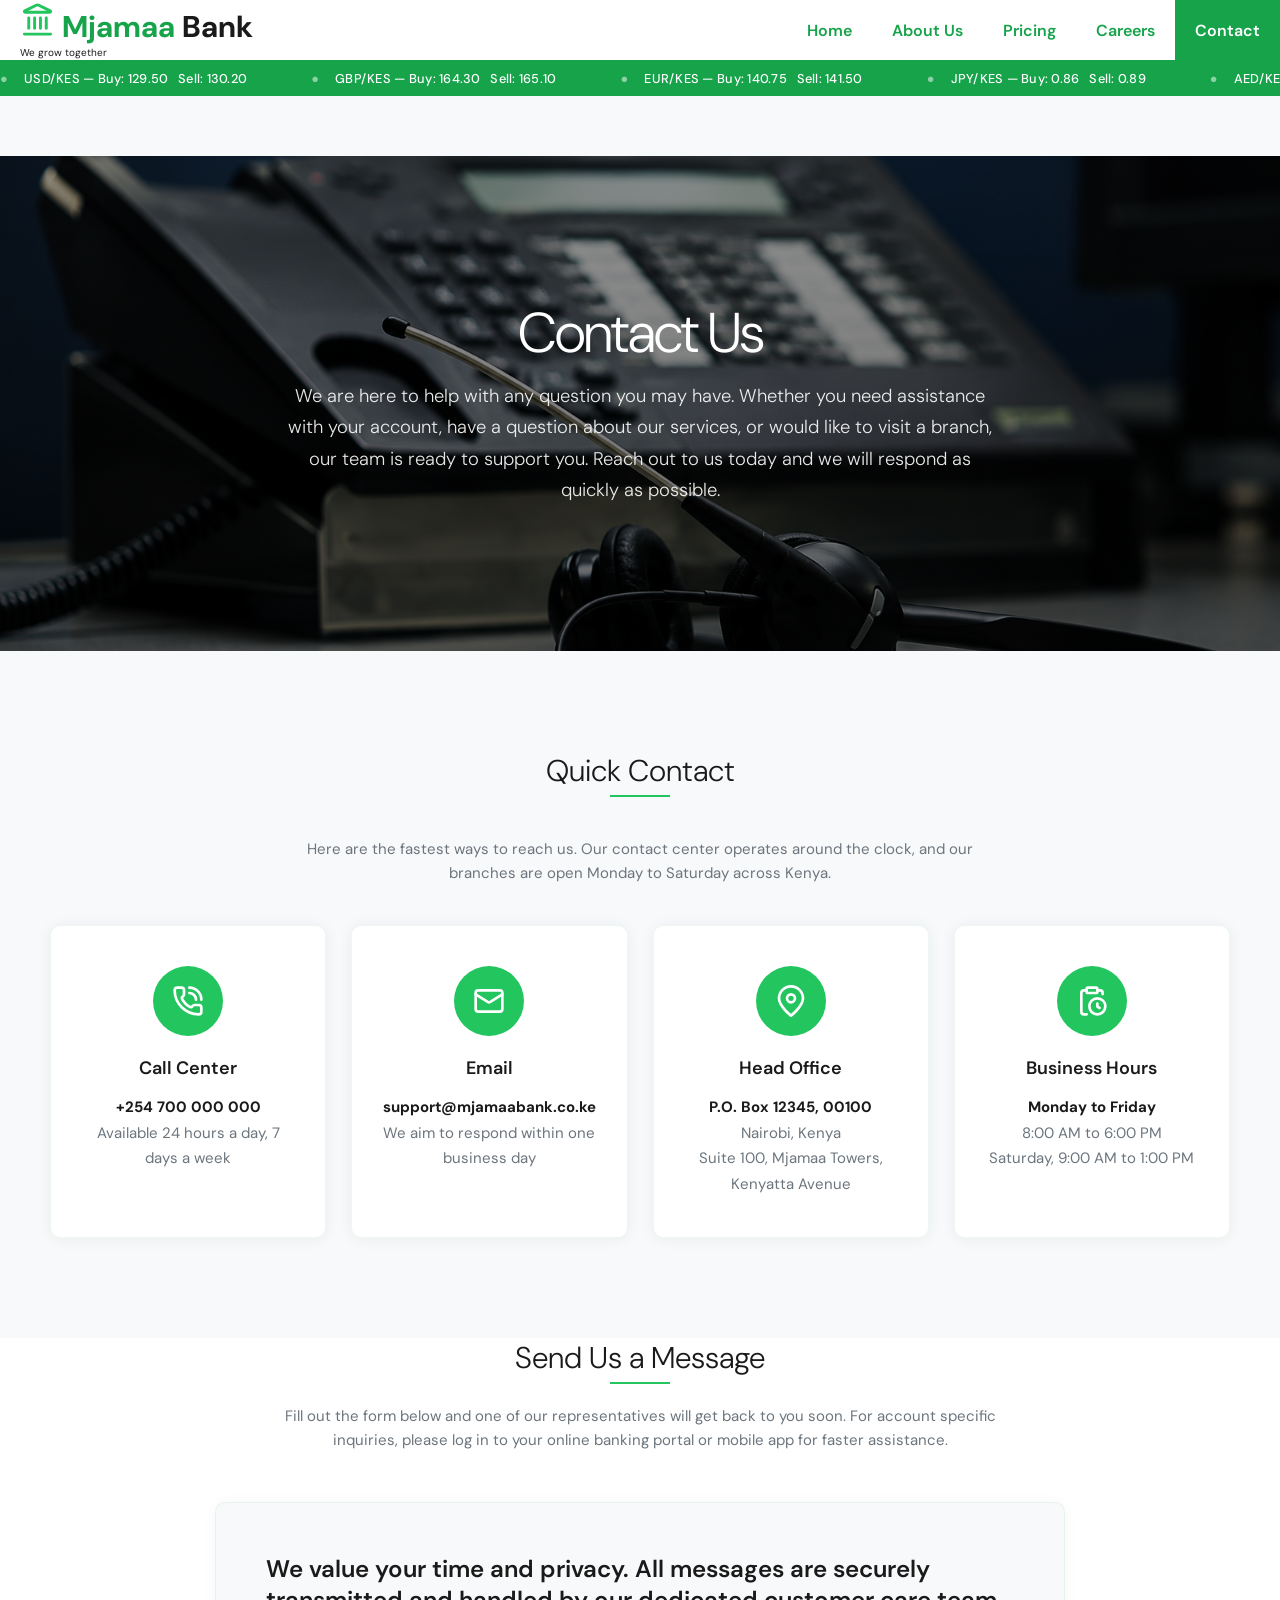
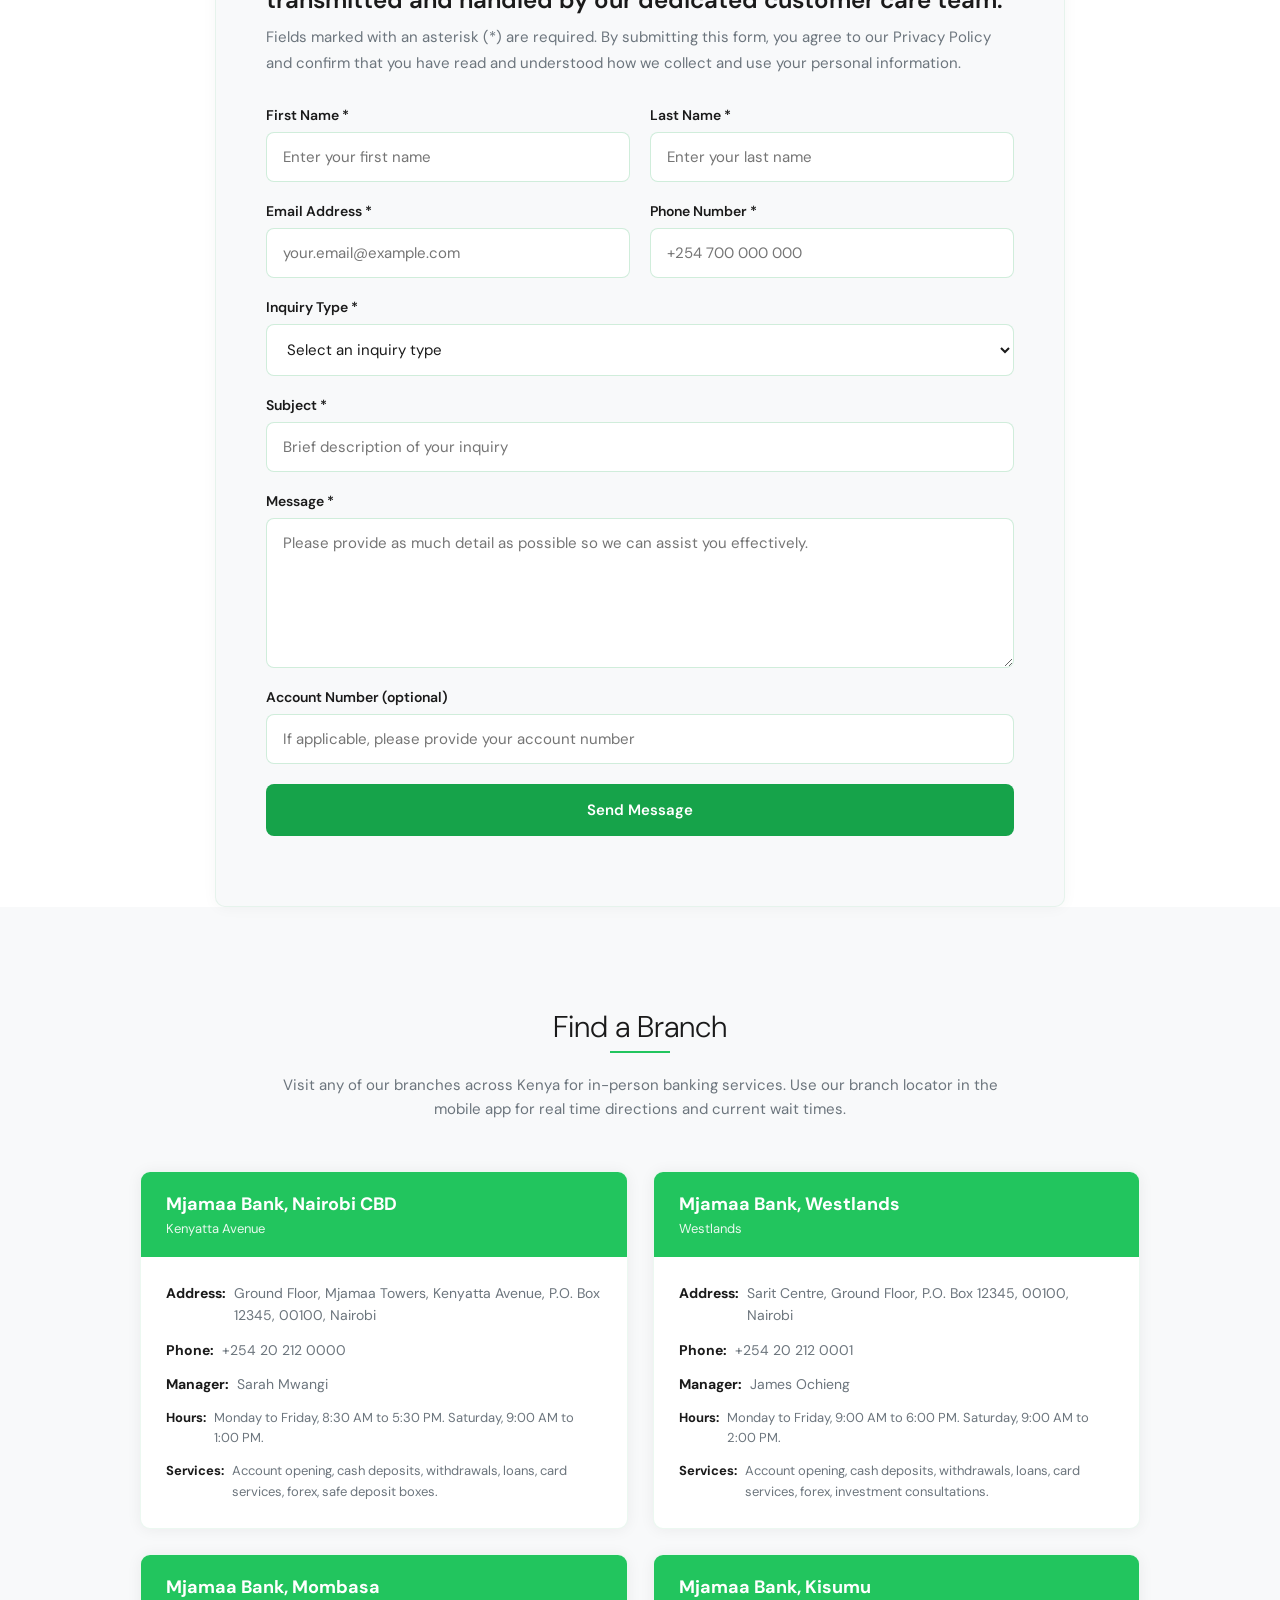
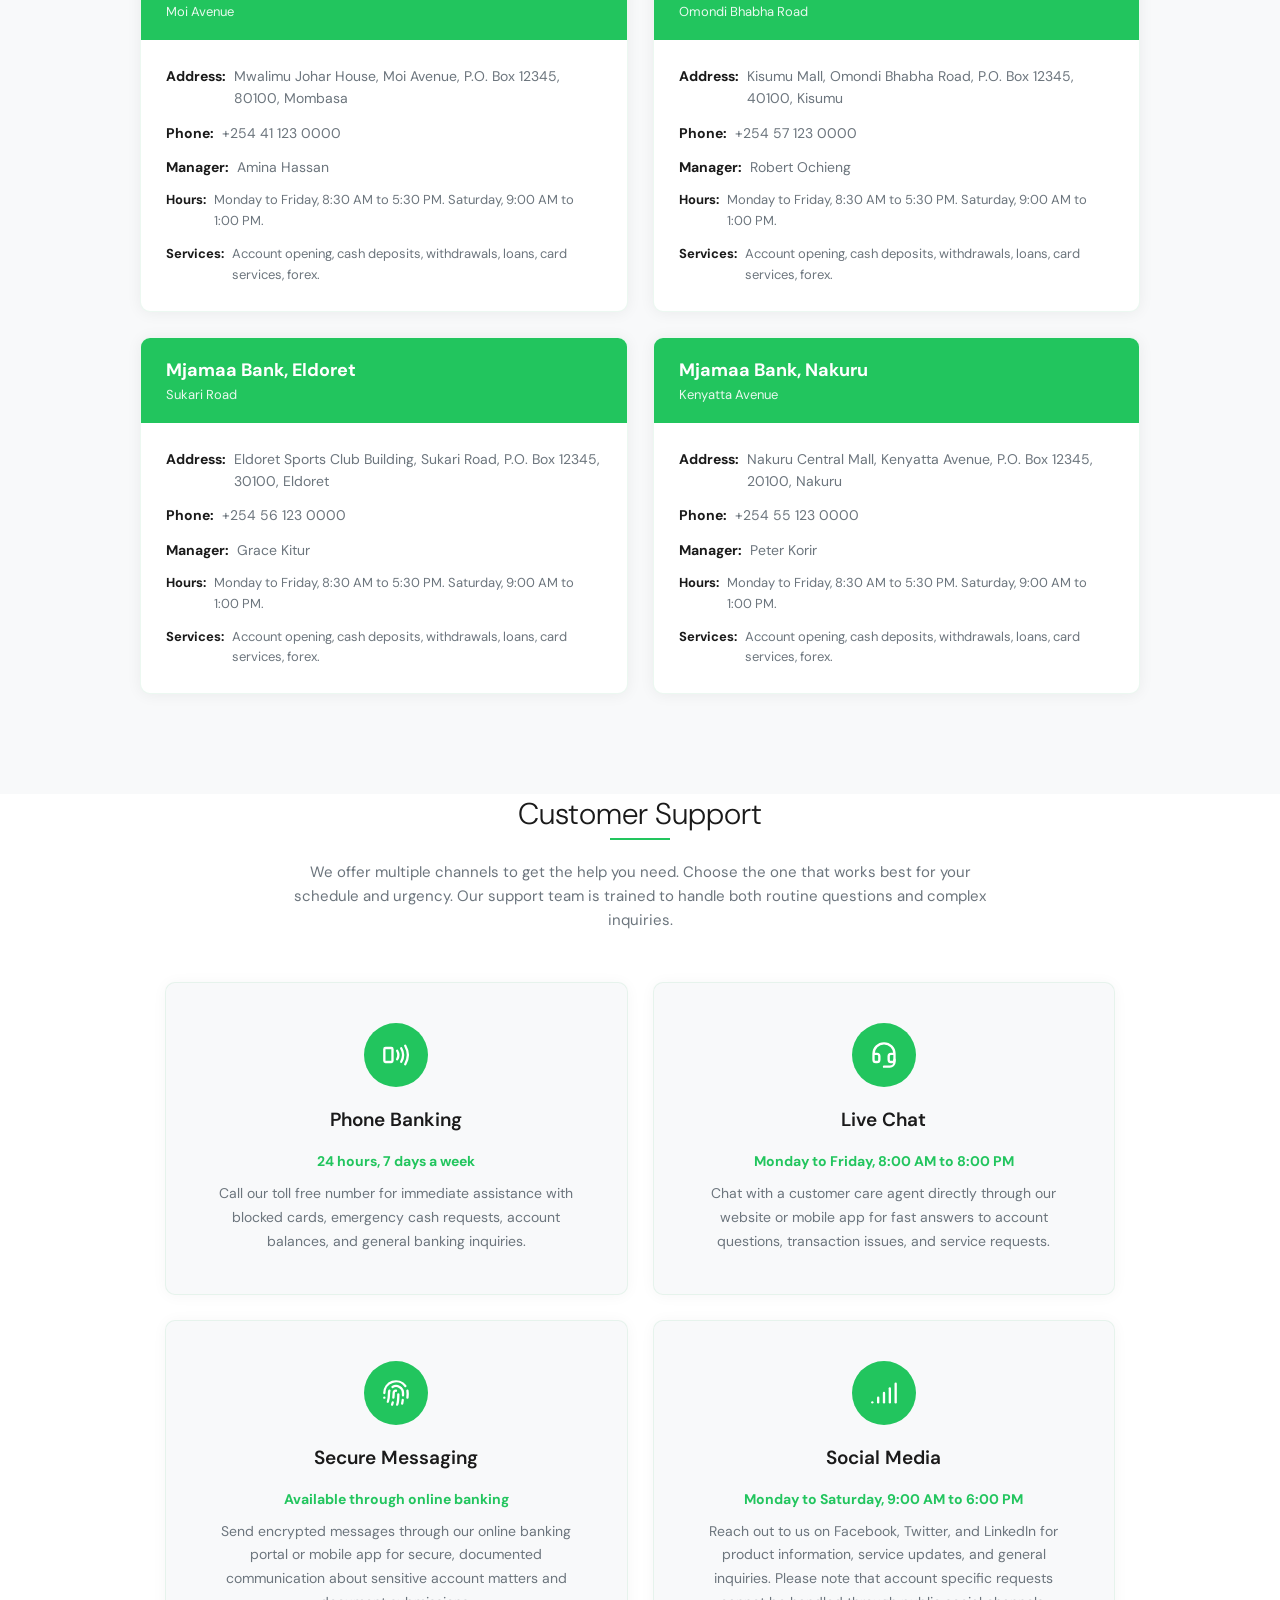
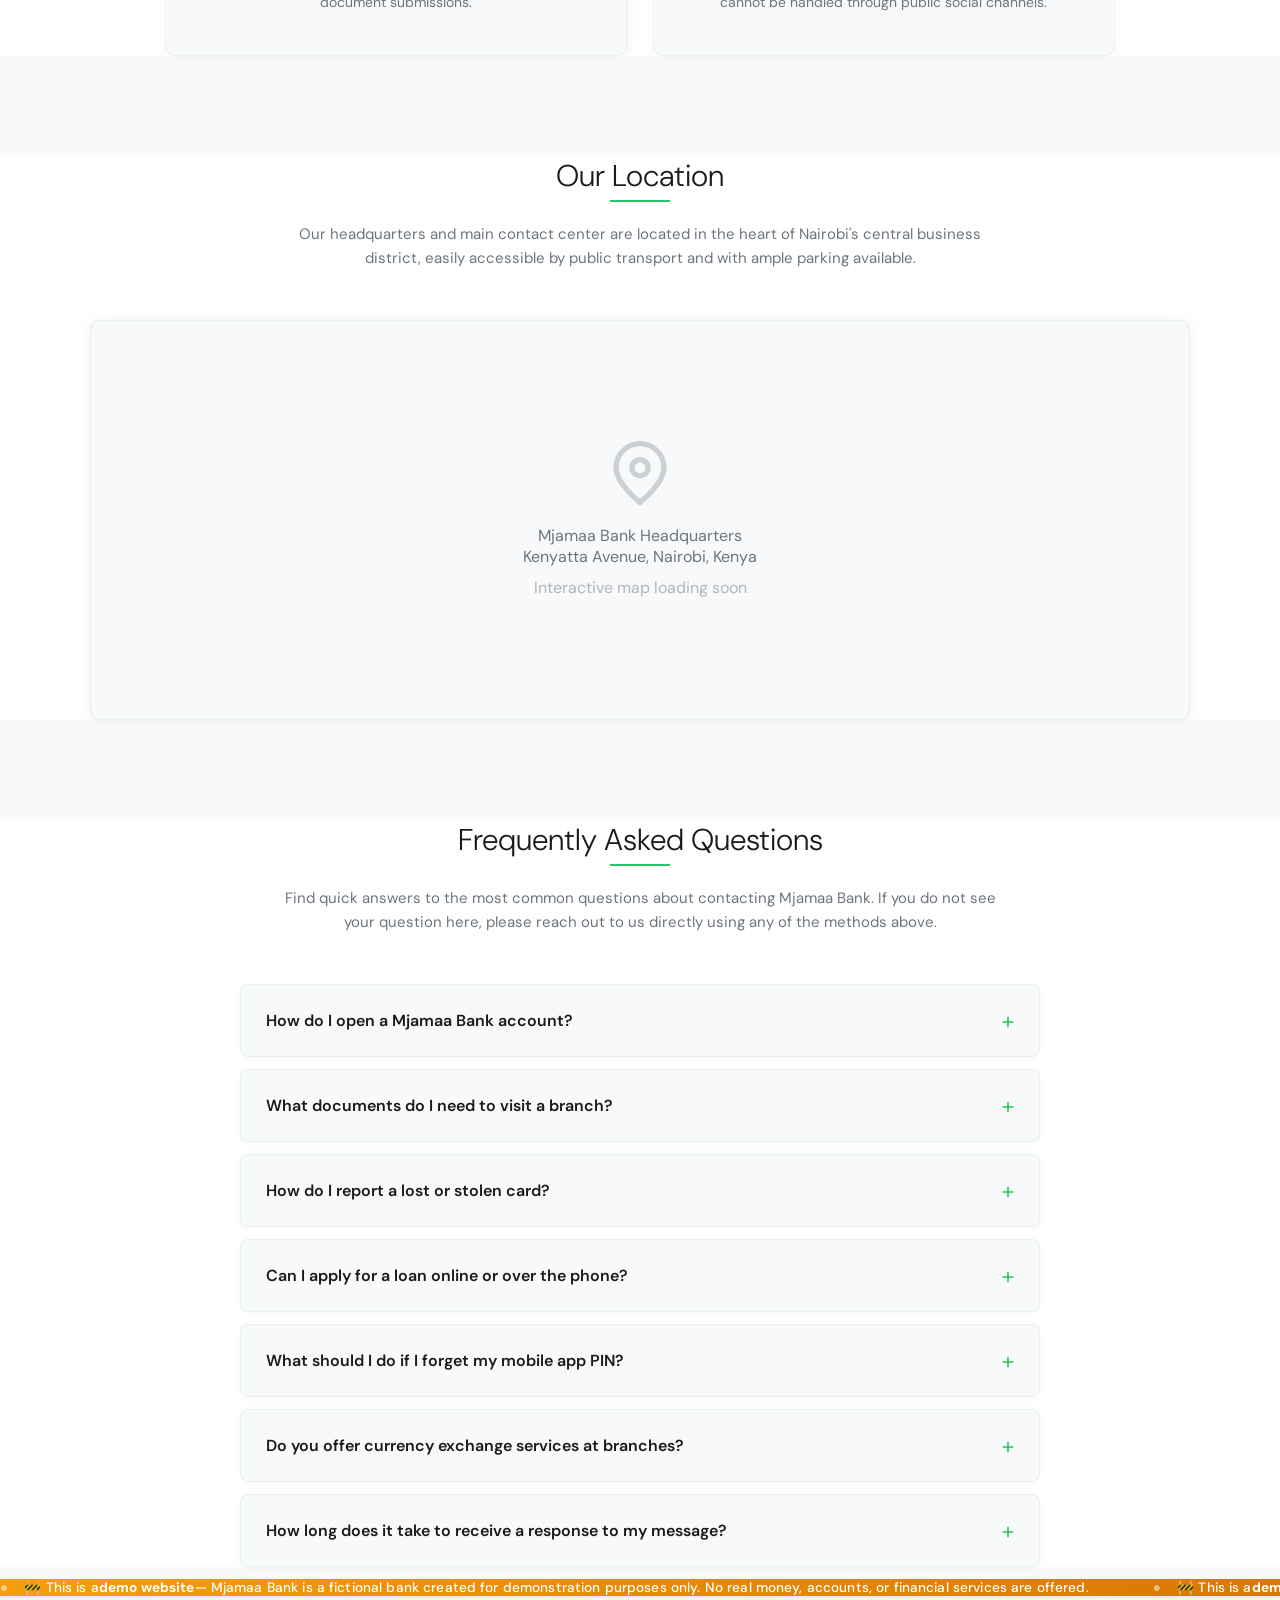
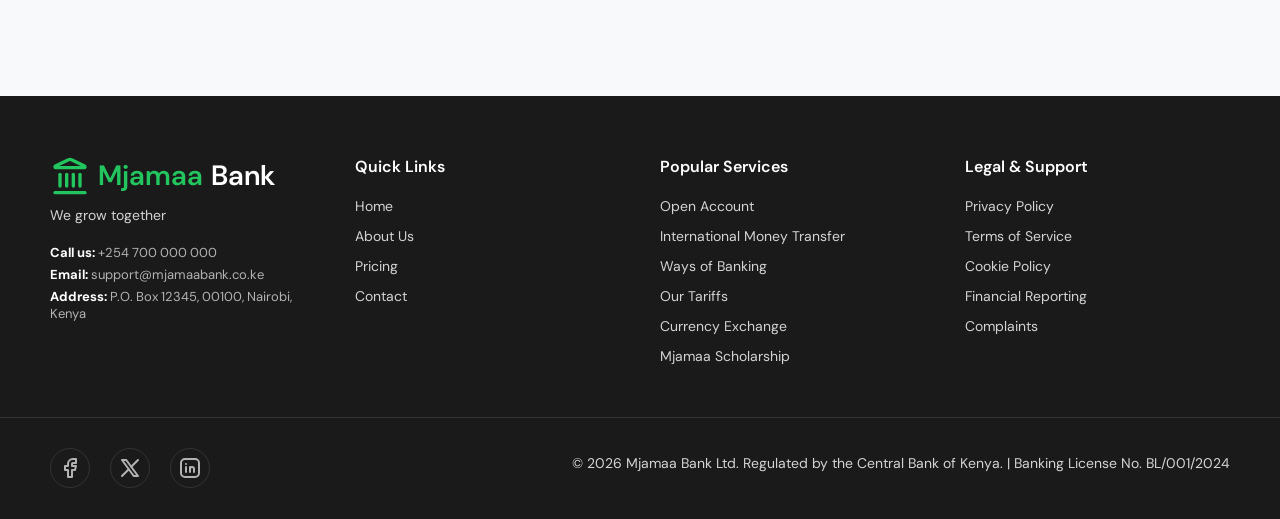
<file: contact.html>
<!DOCTYPE html>
<html lang="en">
<head>
    <meta charset="UTF-8">
    <meta name="viewport" content="width=device-width, initial-scale=1.0">
    <title>Mjamaa Bank — Contact</title>
    <link rel="stylesheet" href="styles.css">

    <!-- SEO & Social Media (Open Graph + Twitter Card — powers WhatsApp, Facebook & Twitter previews) -->
    <meta name="description" content="Contact Mjamaa Bank — reach our 24/7 support center, find branch locations across Kenya, or get help with your account and services.">
    <meta name="robots" content="index, follow">
    <meta name="theme-color" content="#ffffff">
    <link rel="canonical" href="https://mjamaa-bank.vercel.app/contact.html">

    <!-- Open Graph / Facebook / WhatsApp -->
    <meta property="og:title" content="Mjamaa Bank — Contact">
    <meta property="og:description" content="Contact Mjamaa Bank — reach our 24/7 support center, find branch locations across Kenya, or get help with your account and services.">
    <meta property="og:image" content="https://mjamaa-bank.vercel.app/og-image.png">
    <meta property="og:image:width" content="1200">
    <meta property="og:image:height" content="630">
    <meta property="og:image:alt" content="Mjamaa Bank — Demo Banking in Kenya">
    <meta property="og:url" content="https://mjamaa-bank.vercel.app/contact.html">
    <meta property="og:type" content="website">
    <meta property="og:locale" content="en_KE">

    <!-- Twitter Card -->
    <meta name="twitter:card" content="summary_large_image">
    <meta name="twitter:site" content="@mjamaabank">
    <meta name="twitter:creator" content="@mjamaabank">
    <meta name="twitter:title" content="Mjamaa Bank — Contact">
    <meta name="twitter:description" content="Contact Mjamaa Bank — reach our 24/7 support center, find branch locations across Kenya, or get help with your account and services.">
    <meta name="twitter:image" content="https://mjamaa-bank.vercel.app/og-image.png">
    <meta property="og:site_name" content="Mjamaa Bank">

    <!-- JSON-LD Structured Data -->
    <script type="application/ld+json">
    {
      "@context": "https://schema.org",
      "@type": "Organization",
      "name": "Mjamaa Bank",
      "url": "https://mjamaa-bank.vercel.app/",
      "logo": "https://mjamaa-bank.vercel.app/android-chrome-512x512.png",
      "description": "Mjamaa Bank is a fictional demo commercial bank in Kenya. Explore personal banking, business loans, savings accounts, and financial services designed for demonstration purposes only.",
      "keywords": "demo bank, Kenya, banking, finance, savings, loans, mobile money, fictional",
      "sameAs": [
        "https://facebook.com/mjamaabank",
        "https://twitter.com/mjamaabank",
        "https://linkedin.com/company/mjamaabank"
      ]
    }
    </script>

    <script type="application/ld+json">
    {
      "@context": "https://schema.org",
      "@type": "WebPage",
      "name": "Mjamaa Bank — Contact",
      "description": "Contact Mjamaa Bank — reach our 24/7 support center, find branch locations across Kenya, or get help with your account and services.",
      "url": "https://mjamaa-bank.vercel.app/contact.html",
      "inLanguage": "en-KE",
      "isPartOf": {
        "@type": "WebSite",
        "name": "Mjamaa Bank",
        "url": "https://mjamaa-bank.vercel.app/"
      },
      "dateModified": "2026-10-14"
    }
    </script>

    <!--Favicon-->

    <!--Fonts-->
    <link rel="preconnect" href="https://fonts.googleapis.com">
    <link rel="preconnect" href="https://fonts.gstatic.com" crossorigin>
    <link href="https://fonts.googleapis.com/css2?family=DM+Sans:ital,opsz,wght@0,9..40,100..1000;1,9..40,100..1000&display=swap" rel="stylesheet">

    <!--Favicon-->
    <link rel="apple-touch-icon" sizes="180x180" href="/apple-touch-icon.png">
    <link rel="icon" type="image/png" sizes="32x32" href="/favicon-32x32.png">
    <link rel="icon" type="image/png" sizes="16x16" href="/favicon-16x16.png">
    <link rel="icon" href="/favicon.ico">
    <link rel="manifest" href="/site.webmanifest">
</head>
<body>
    <nav id="nav-bar" class="nav-bar">
        <div class="left">
            <h1>
                <a href="https://mjamaa-bank.vercel.app" target="_blank" rel="noopener noreferrer">
                    <svg xmlns="http://www.w3.org/2000/svg" width="16" height="16" viewBox="0 0 24 24" fill="none" stroke="#22C55E" stroke-width="2" stroke-linecap="round" stroke-linejoin="round" class="lucide lucide-landmark"><path d="M10 18v-7"/><path d="M11.119 2.205a2 2 0 0 1 1.762 0l7.84 3.846A.5.5 0 0 1 20.5 7h-17a.5.5 0 0 1-.22-.949z"/><path d="M14 18v-7"/><path d="M18 18v-7"/><path d="M3 22h18"/><path d="M6 18v-7"/></svg>
                    <span>Mjamaa</span> Bank
                </a>
            </h1>
            <p>We grow together</p>
        </div>

        <button type="button" class="hamburger" id="hamburger" aria-expanded="false">
            <span></span>
            <span></span>
            <span></span>
        </button>

        <div class="right">
            <ul>
                <li><a href="index.html">Home</a></li>
                <li><a href="about-us.html">About Us</a></li>
                <li><a href="pricing.html">Pricing</a></li>
                <li><a href="careers.html">Careers</a></li>
                <li><a href="contact.html" aria-current="page">Contact</a></li>
            </ul>
        </div>
    </nav>

    <div class="ticker-wrap">
        <div class="ticker">
            <span>USD/KES — Buy: 129.50 &nbsp; Sell: 130.20</span>
            <span>GBP/KES — Buy: 164.30 &nbsp; Sell: 165.10</span>
            <span>EUR/KES — Buy: 140.75 &nbsp; Sell: 141.50</span>
            <span>JPY/KES — Buy: 0.86 &nbsp; Sell: 0.89</span>
            <span>AED/KES — Buy: 35.20 &nbsp; Sell: 35.80</span>
            <span>INR/KES — Buy: 1.54 &nbsp; Sell: 1.58</span>
            <span>CNY/KES — Buy: 17.80 &nbsp; Sell: 18.10</span>
            <span>USD/KES — Buy: 129.50 &nbsp; Sell: 130.20</span>
            <span>GBP/KES — Buy: 164.30 &nbsp; Sell: 165.10</span>
            <span>EUR/KES — Buy: 140.75 &nbsp; Sell: 141.50</span>
            <span>JPY/KES — Buy: 0.86 &nbsp; Sell: 0.89</span>
            <span>AED/KES — Buy: 35.20 &nbsp; Sell: 35.80</span>
            <span>INR/KES — Buy: 1.54 &nbsp; Sell: 1.58</span>
            <span>CNY/KES — Buy: 17.80 &nbsp; Sell: 18.10</span>
        </div>
    </div>


    <div class="mobile-link">
        <ul>
            <li><a href="index.html">Home</a></li>
            <li><a href="about-us.html">About Us</a></li>
            <li><a href="pricing.html">Pricing</a></li>
            <li><a href="careers.html">Careers</a></li>
            <li><a href="contact.html" aria-current="page">Contact</a></li>
        </ul>
    </div>

    <div class="overlay"></div>

    <!-- Hero -->
    <section class="contact-hero" aria-label="Contact hero">
        <div class="contact-hero-content">
            <h2>Contact Us</h2>
            <p>We are here to help with any question you may have. Whether you need assistance with your account, have a question about our services, or would like to visit a branch, our team is ready to support you. Reach out to us today and we will respond as quickly as possible.</p>
        </div>
    </section>

    <!-- Quick Contact Info -->
    <section class="contact-info">
        <h2>Quick Contact</h2>
        <hr>

        <p class="section-subtitle">Here are the fastest ways to reach us. Our contact center operates around the clock, and our branches are open Monday to Saturday across Kenya.</p>

        <div class="contact-info-grid">

            <div class="contact-card">
                <div class="contact-icon">
                    <svg xmlns="http://www.w3.org/2000/svg" width="36" height="36" viewBox="0 0 24 24" fill="none" stroke="currentColor" stroke-width="2" stroke-linecap="round" stroke-linejoin="round" class="lucide lucide-phone-call preview-icon"><path d="M13 2a9 9 0 0 1 9 9"/><path d="M13 6a5 5 0 0 1 5 5"/><path d="M13.832 16.568a1 1 0 0 0 1.213-.303l.355-.465A2 2 0 0 1 17 15h3a2 2 0 0 1 2 2v3a2 2 0 0 1-2 2A18 18 0 0 1 2 4a2 2 0 0 1 2-2h3a2 2 0 0 1 2 2v3a2 2 0 0 1-.8 1.6l-.468.351a1 1 0 0 0-.292 1.233 14 14 0 0 0 6.392 6.384"/></svg>
                </div>
                <h3>Call Center</h3>
                <div class="contact-value">
                    <p><strong>+254 700 000 000</strong></p>
                    <p>Available 24 hours a day, 7 days a week</p>
                </div>
            </div>

            <div class="contact-card">
                <div class="contact-icon">
                    <svg xmlns="http://www.w3.org/2000/svg" width="36" height="36" viewBox="0 0 24 24" fill="none" stroke="currentColor" stroke-width="2" stroke-linecap="round" stroke-linejoin="round" class="lucide lucide-mail preview-icon"><path d="m22 7-8.991 5.727a2 2 0 0 1-2.009 0L2 7"/><rect x="2" y="4" width="20" height="16" rx="2"/></svg>
                </div>
                <h3>Email</h3>
                <div class="contact-value">
                    <p><strong>support@mjamaabank.co.ke</strong></p>
                    <p>We aim to respond within one business day</p>
                </div>
            </div>

            <div class="contact-card">
                <div class="contact-icon">
                    <svg xmlns="http://www.w3.org/2000/svg" width="32" height="32" viewBox="0 0 24 24" fill="none" stroke="currentColor" stroke-width="2" stroke-linecap="round" stroke-linejoin="round" class="lucide lucide-map-pin"><path d="M21 10c0 6-9 13-9 13s-9-7-9-13a9 9 0 0 1 18 0z"/><circle cx="12" cy="10" r="3"/></svg>
                </div>
                <h3>Head Office</h3>
                <div class="contact-value">
                    <p><strong>P.O. Box 12345, 00100</strong></p>
                    <p>Nairobi, Kenya</p>
                    <p>Suite 100, Mjamaa Towers, Kenyatta Avenue</p>
                </div>
            </div>

            <div class="contact-card">
                <div class="contact-icon">
                    <svg xmlns="http://www.w3.org/2000/svg" width="36" height="36" viewBox="0 0 24 24" fill="none" stroke="currentColor" stroke-width="2" stroke-linecap="round" stroke-linejoin="round" class="lucide lucide-clipboard-clock preview-icon"><path d="M16 14v2.2l1.6 1"/><path d="M16 4h2a2 2 0 0 1 2 2v.832"/><path d="M8 4H6a2 2 0 0 0-2 2v14a2 2 0 0 0 2 2h2"/><circle cx="16" cy="16" r="6"/><rect x="8" y="2" width="8" height="4" rx="1"/></svg>
                </div>
                <h3>Business Hours</h3>
                <div class="contact-value">
                    <p><strong>Monday to Friday</strong></p>
                    <p>8:00 AM to 6:00 PM</p>
                    <p>Saturday, 9:00 AM to 1:00 PM</p>
                </div>
            </div>

        </div>
    </section>

    <!-- Contact Form -->
    <section class="contact-form-section">
        <h2>Send Us a Message</h2>
        <hr>

        <p class="section-subtitle">Fill out the form below and one of our representatives will get back to you soon. For account specific inquiries, please log in to your online banking portal or mobile app for faster assistance.</p>

        <div class="contact-form-container">
            <h3>We value your time and privacy. All messages are securely transmitted and handled by our dedicated customer care team.</h3>
            <p>Fields marked with an asterisk (*) are required. By submitting this form, you agree to our Privacy Policy and confirm that you have read and understood how we collect and use your personal information.</p>

            <form class="contact-form" action="#" method="POST">
                <div class="form-row">
                    <div class="form-group">
                        <label for="first-name">First Name *</label>
                        <input type="text" id="first-name" name="first-name" placeholder="Enter your first name" required>
                    </div>
                    <div class="form-group">
                        <label for="last-name">Last Name *</label>
                        <input type="text" id="last-name" name="last-name" placeholder="Enter your last name" required>
                    </div>
                </div>

                <div class="form-row">
                    <div class="form-group">
                        <label for="email">Email Address *</label>
                        <input type="email" id="email" name="email" placeholder="your.email@example.com" required>
                    </div>
                    <div class="form-group">
                        <label for="phone">Phone Number *</label>
                        <input type="tel" id="phone" name="phone" placeholder="+254 700 000 000" required>
                    </div>
                </div>

                <div class="form-row">
                    <div class="form-group full-width">
                        <label for="inquiry-type">Inquiry Type *</label>
                        <select id="inquiry-type" name="inquiry-type" required>
                            <option value="">Select an inquiry type</option>
                            <option value="general">General Information</option>
                            <option value="account">Account Services</option>
                            <option value="loan">Loan and Credit</option>
                            <option value="card">Card Services</option>
                            <option value="complaint">Complaints and Feedback</option>
                            <option value="investment">Investment Services</option>
                            <option value="currency">Currency Exchange</option>
                        </select>
                    </div>
                </div>

                <div class="form-row">
                    <div class="form-group full-width">
                        <label for="subject">Subject *</label>
                        <input type="text" id="subject" name="subject" placeholder="Brief description of your inquiry" required>
                    </div>
                </div>

                <div class="form-row">
                    <div class="form-group full-width">
                        <label for="message">Message *</label>
                        <textarea id="message" name="message" placeholder="Please provide as much detail as possible so we can assist you effectively." required></textarea>
                    </div>
                </div>

                <div class="form-row">
                    <div class="form-group full-width">
                        <label for="account-number">Account Number (optional)</label>
                        <input type="text" id="account-number" name="account-number" placeholder="If applicable, please provide your account number">
                    </div>
                </div>

                <div class="form-row">
                    <div class="form-group full-width form-submit">
                        <button type="submit">Send Message</button>
                    </div>
                </div>
            </form>
        </div>
    </section>

    <!-- Branch Locator -->
    <section class="branch-locator">
        <h2>Find a Branch</h2>
        <hr>

        <p class="section-subtitle">Visit any of our branches across Kenya for in-person banking services. Use our branch locator in the mobile app for real time directions and current wait times.</p>

        <div class="branch-grid">

            <div class="branch-card">
                <div class="branch-card-header">
                    <h3>Mjamaa Bank, Nairobi CBD</h3>
                    <p>Kenyatta Avenue</p>
                </div>
                <div class="branch-details">
                    <p><strong>Address:</strong> Ground Floor, Mjamaa Towers, Kenyatta Avenue, P.O. Box 12345, 00100, Nairobi</p>
                    <p><strong>Phone:</strong> +254 20 212 0000</p>
                    <p><strong>Manager:</strong> Sarah Mwangi</p>
                    <p class="branch-hours"><strong>Hours:</strong> Monday to Friday, 8:30 AM to 5:30 PM. Saturday, 9:00 AM to 1:00 PM.</p>
                    <p class="branch-hours"><strong>Services:</strong> Account opening, cash deposits, withdrawals, loans, card services, forex, safe deposit boxes.</p>
                </div>
            </div>

            <div class="branch-card">
                <div class="branch-card-header">
                    <h3>Mjamaa Bank, Westlands</h3>
                    <p>Westlands</p>
                </div>
                <div class="branch-details">
                    <p><strong>Address:</strong> Sarit Centre, Ground Floor, P.O. Box 12345, 00100, Nairobi</p>
                    <p><strong>Phone:</strong> +254 20 212 0001</p>
                    <p><strong>Manager:</strong> James Ochieng</p>
                    <p class="branch-hours"><strong>Hours:</strong> Monday to Friday, 9:00 AM to 6:00 PM. Saturday, 9:00 AM to 2:00 PM.</p>
                    <p class="branch-hours"><strong>Services:</strong> Account opening, cash deposits, withdrawals, loans, card services, forex, investment consultations.</p>
                </div>
            </div>

            <div class="branch-card">
                <div class="branch-card-header">
                    <h3>Mjamaa Bank, Mombasa</h3>
                    <p>Moi Avenue</p>
                </div>
                <div class="branch-details">
                    <p><strong>Address:</strong> Mwalimu Johar House, Moi Avenue, P.O. Box 12345, 80100, Mombasa</p>
                    <p><strong>Phone:</strong> +254 41 123 0000</p>
                    <p><strong>Manager:</strong> Amina Hassan</p>
                    <p class="branch-hours"><strong>Hours:</strong> Monday to Friday, 8:30 AM to 5:30 PM. Saturday, 9:00 AM to 1:00 PM.</p>
                    <p class="branch-hours"><strong>Services:</strong> Account opening, cash deposits, withdrawals, loans, card services, forex.</p>
                </div>
            </div>

            <div class="branch-card">
                <div class="branch-card-header">
                    <h3>Mjamaa Bank, Kisumu</h3>
                    <p>Omondi Bhabha Road</p>
                </div>
                <div class="branch-details">
                    <p><strong>Address:</strong> Kisumu Mall, Omondi Bhabha Road, P.O. Box 12345, 40100, Kisumu</p>
                    <p><strong>Phone:</strong> +254 57 123 0000</p>
                    <p><strong>Manager:</strong> Robert Ochieng</p>
                    <p class="branch-hours"><strong>Hours:</strong> Monday to Friday, 8:30 AM to 5:30 PM. Saturday, 9:00 AM to 1:00 PM.</p>
                    <p class="branch-hours"><strong>Services:</strong> Account opening, cash deposits, withdrawals, loans, card services, forex.</p>
                </div>
            </div>

            <div class="branch-card">
                <div class="branch-card-header">
                    <h3>Mjamaa Bank, Eldoret</h3>
                    <p>Sukari Road</p>
                </div>
                <div class="branch-details">
                    <p><strong>Address:</strong> Eldoret Sports Club Building, Sukari Road, P.O. Box 12345, 30100, Eldoret</p>
                    <p><strong>Phone:</strong> +254 56 123 0000</p>
                    <p><strong>Manager:</strong> Grace Kitur</p>
                    <p class="branch-hours"><strong>Hours:</strong> Monday to Friday, 8:30 AM to 5:30 PM. Saturday, 9:00 AM to 1:00 PM.</p>
                    <p class="branch-hours"><strong>Services:</strong> Account opening, cash deposits, withdrawals, loans, card services, forex.</p>
                </div>
            </div>

            <div class="branch-card">
                <div class="branch-card-header">
                    <h3>Mjamaa Bank, Nakuru</h3>
                    <p>Kenyatta Avenue</p>
                </div>
                <div class="branch-details">
                    <p><strong>Address:</strong> Nakuru Central Mall, Kenyatta Avenue, P.O. Box 12345, 20100, Nakuru</p>
                    <p><strong>Phone:</strong> +254 55 123 0000</p>
                    <p><strong>Manager:</strong> Peter Korir</p>
                    <p class="branch-hours"><strong>Hours:</strong> Monday to Friday, 8:30 AM to 5:30 PM. Saturday, 9:00 AM to 1:00 PM.</p>
                    <p class="branch-hours"><strong>Services:</strong> Account opening, cash deposits, withdrawals, loans, card services, forex.</p>
                </div>
            </div>

        </div>
    </section>

    <!-- Customer Support -->
    <section class="support-section">
        <h2>Customer Support</h2>
        <hr>

        <p class="section-subtitle">We offer multiple channels to get the help you need. Choose the one that works best for your schedule and urgency. Our support team is trained to handle both routine questions and complex inquiries.</p>

        <div class="support-grid">

            <div class="support-card">
                <div class="support-icon">
                    <svg xmlns="http://www.w3.org/2000/svg" width="36" height="36" viewBox="0 0 24 24" fill="none" stroke="currentColor" stroke-width="2" stroke-linecap="round" stroke-linejoin="round" class="lucide lucide-smartphone-nfc preview-icon"><rect width="7" height="12" x="2" y="6" rx="1"/><path d="M13 8.32a7.43 7.43 0 0 1 0 7.36"/><path d="M16.46 6.21a11.76 11.76 0 0 1 0 11.58"/><path d="M19.91 4.1a15.91 15.91 0 0 1 .01 15.8"/></svg>
                </div>
                <h3>Phone Banking</h3>
                <div class="support-hours">24 hours, 7 days a week</div>
                <p>Call our toll free number for immediate assistance with blocked cards, emergency cash requests, account balances, and general banking inquiries.</p>
            </div>

            <div class="support-card">
                <div class="support-icon">
                    <svg xmlns="http://www.w3.org/2000/svg" width="36" height="36" viewBox="0 0 24 24" fill="none" stroke="currentColor" stroke-width="2" stroke-linecap="round" stroke-linejoin="round" class="lucide lucide-headset preview-icon"><path d="M3 11h3a2 2 0 0 1 2 2v3a2 2 0 0 1-2 2H5a2 2 0 0 1-2-2v-5Zm0 0a9 9 0 1 1 18 0m0 0v5a2 2 0 0 1-2 2h-1a2 2 0 0 1-2-2v-3a2 2 0 0 1 2-2h3Z"/><path d="M21 16v2a4 4 0 0 1-4 4h-5"/></svg>
                </div>
                <h3>Live Chat</h3>
                <div class="support-hours">Monday to Friday, 8:00 AM to 8:00 PM</div>
                <p>Chat with a customer care agent directly through our website or mobile app for fast answers to account questions, transaction issues, and service requests.</p>
            </div>

            <div class="support-card">
                <div class="support-icon">
                    <svg xmlns="http://www.w3.org/2000/svg" width="36" height="36" viewBox="0 0 24 24" fill="none" stroke="currentColor" stroke-width="2" stroke-linecap="round" stroke-linejoin="round" class="lucide lucide-fingerprint-pattern preview-icon"><path d="M12 10a2 2 0 0 0-2 2c0 1.02-.1 2.51-.26 4"/><path d="M14 13.12c0 2.38 0 6.38-1 8.88"/><path d="M17.29 21.02c.12-.6.43-2.3.5-3.02"/><path d="M2 12a10 10 0 0 1 18-6"/><path d="M2 16h.01"/><path d="M21.8 16c.2-2 .131-5.354 0-6"/><path d="M5 19.5C5.5 18 6 15 6 12a6 6 0 0 1 .34-2"/><path d="M8.65 22c.21-.66.45-1.32.57-2"/><path d="M9 6.8a6 6 0 0 1 9 5.2v2"/></svg>
                </div>
                <h3>Secure Messaging</h3>
                <div class="support-hours">Available through online banking</div>
                <p>Send encrypted messages through our online banking portal or mobile app for secure, documented communication about sensitive account matters and document submissions.</p>
            </div>

            <div class="support-card">
                <div class="support-icon">
                    <svg xmlns="http://www.w3.org/2000/svg" width="36" height="36" viewBox="0 0 24 24" fill="none" stroke="currentColor" stroke-width="2" stroke-linecap="round" stroke-linejoin="round" class="lucide lucide-signal preview-icon"><path d="M2 20h.01"/><path d="M7 20v-4"/><path d="M12 20v-8"/><path d="M17 20V8"/><path d="M22 4v16"/></svg>
                </div>
                <h3>Social Media</h3>
                <div class="support-hours">Monday to Saturday, 9:00 AM to 6:00 PM</div>
                <p>Reach out to us on Facebook, Twitter, and LinkedIn for product information, service updates, and general inquiries. Please note that account specific requests cannot be handled through public social channels.</p>
            </div>

        </div>
    </section>

    <!-- Map Section -->
    <section class="map-section">
        <h2>Our Location</h2>
        <hr>

        <p class="section-subtitle">Our headquarters and main contact center are located in the heart of Nairobi's central business district, easily accessible by public transport and with ample parking available.</p>

        <div class="map-container">
            <div class="map-placeholder">
                <svg xmlns="http://www.w3.org/2000/svg" width="64" height="64" viewBox="0 0 24 24" fill="none" stroke="currentColor" stroke-width="2" stroke-linecap="round" stroke-linejoin="round" class="lucide lucide-map-pin"><path d="M21 10c0 6-9 13-9 13s-9-7-9-13a9 9 0 0 1 18 0z"/><circle cx="12" cy="10" r="3"/></svg>
                <p>Mjamaa Bank Headquarters</p>
                <p>Kenyatta Avenue, Nairobi, Kenya</p>
                <p style="margin-top: 10px; opacity: 0.5;">Interactive map loading soon</p>
            </div>
        </div>
    </section>

    <!-- FAQ -->
    <section class="faq">
        <h2>Frequently Asked Questions</h2>
        <hr>

        <p class="section-subtitle">Find quick answers to the most common questions about contacting Mjamaa Bank. If you do not see your question here, please reach out to us directly using any of the methods above.</p>

        <div class="faq-list">

            <div class="faq-item">
                <div class="faq-question">How do I open a Mjamaa Bank account?</div>
                <div class="faq-answer">
                    <p>You can open an account in three ways. Visit any branch with your original ID, passport, and a recent utility bill. Open the Mjamaa mobile app and complete digital onboarding with a video selfie verification. Or apply online through our website for certain account types. The digital process takes less than 10 minutes and you will receive your account number instantly.</p>
                </div>
            </div>

            <div class="faq-item">
                <div class="faq-question">What documents do I need to visit a branch?</div>
                <div class="faq-answer">
                    <p>Bring your original national ID or passport for identification. If you are opening a joint account, both account holders must be present. For business accounts, bring your certificate of incorporation, ID for all directors, and the company PIN. A recent utility bill or bank statement dated within 90 days is also required as proof of address for all new customers.</p>
                </div>
            </div>

            <div class="faq-item">
                <div class="faq-question">How do I report a lost or stolen card?</div>
                <div class="faq-answer">
                    <p>Call our 24 hour Contact Center immediately at +254 700 000 000. Your card will be blocked instantly and a replacement will be issued. You can also block your card yourself using the mobile app within the Card Services section. There is no fee for reporting a lost or stolen card, and our support team is available 24 hours a day, 7 days a week to assist you.</p>
                </div>
            </div>

            <div class="faq-item">
                <div class="faq-question">Can I apply for a loan online or over the phone?</div>
                <div class="faq-answer">
                    <p>Yes. You can apply for personal loans, auto loans, and mortgage financing through our online banking portal or mobile app. Loan applications can also be submitted over the phone by speaking with one of our loan officers. Most personal loan decisions are made within minutes and funds can be transferred to your Mjamaa account instantly upon approval. For larger loan products, a branch visit may be required for document signing.</p>
                </div>
            </div>

            <div class="faq-item">
                <div class="faq-question">What should I do if I forget my mobile app PIN?</div>
                <div class="faq-answer">
                    <p>If you forget your PIN, select the Reset PIN option on the login screen of the mobile app. You will be prompted to verify your identity using your national ID or by answering your security questions. Once verified, you can set a new PIN immediately. If you are unable to reset your PIN through the app, call our Contact Center for assisted reset. For security reasons, your PIN can only be reset after successful identity verification.</p>
                </div>
            </div>

            <div class="faq-item">
                <div class="faq-question">Do you offer currency exchange services at branches?</div>
                <div class="faq-answer">
                    <p>Yes, all our branches offer currency exchange services for major international currencies including USD, GBP, EUR, JPY, and others. Exchange rates are updated daily and displayed at the counter and in the mobile app. You can also place foreign exchange orders through online banking for amounts above 50,000 KES. There is a small commission on currency exchanges, which is disclosed upfront before any transaction is processed.</p>
                </div>
            </div>

            <div class="faq-item">
                <div class="faq-question">How long does it take to receive a response to my message?</div>
                <div class="faq-answer">
                    <p>Messages submitted through our contact form, secure messaging portal, or email are typically answered within one business day. Phone and live chat inquiries receive immediate attention during operating hours. For urgent matters involving suspected fraud or unauthorized transactions, call our 24 hour Contact Center immediately for real time assistance and to ensure your account stays protected.</p>
                </div>
            </div>

        </div>
    </section>

    <div class="demo-ticker-wrap">
        <div class="demo-ticker">
            <span>🚧 This is a <strong>demo website</strong> — Mjamaa Bank is a fictional bank created for demonstration purposes only. No real money, accounts, or financial services are offered.</span>
            <span>🚧 This is a <strong>demo website</strong> — Mjamaa Bank is a fictional bank created for demonstration purposes only. No real money, accounts, or financial services are offered.</span>
        </div>
    </div>

    <footer class="footer">
        <div class="footer-top">
            <div class="footer-col">
                <div class="footer-brand">
                    <svg xmlns="http://www.w3.org/2000/svg" width="32" height="32" viewBox="0 0 24 24" fill="none" stroke="#22C55E" stroke-width="2" stroke-linecap="round" stroke-linejoin="round" class="lucide lucide-landmark"><path d="M10 18v-7"/><path d="M11.119 2.205a2 2 0 0 1 1.762 0l7.84 3.846A.5.5 0 0 1 20.5 7h-17a.5.5 0 0 1-.22-.949z"/><path d="M14 18v-7"/><path d="M18 18v-7"/><path d="M3 22h18"/><path d="M6 18v-7"/></svg>
                    Mjamaa <span>Bank</span>
                </div>
                <p>We grow together</p>
                <div class="footer-contact">
                    <p><strong>Call us:</strong> +254 700 000 000</p>
                    <p><strong>Email:</strong> support@mjamaabank.co.ke</p>
                    <p><strong>Address:</strong> P.O. Box 12345, 00100, Nairobi, Kenya</p>
                </div>
            </div>

            <div class="footer-col">
                <h4>Quick Links</h4>
                <ul>
                    <li><a href="index.html">Home</a></li>
                    <li><a href="about-us.html">About Us</a></li>
                    <li><a href="pricing.html">Pricing</a></li>
                    <li><a href="contact.html">Contact</a></li>
                </ul>
            </div>

            <div class="footer-col">
                <h4>Popular Services</h4>
                <ul>
                    <li><a href="#">Open Account</a></li>
                    <li><a href="#">International Money Transfer</a></li>
                    <li><a href="#">Ways of Banking</a></li>
                    <li><a href="#">Our Tariffs</a></li>
                    <li><a href="#">Currency Exchange</a></li>
                    <li><a href="#">Mjamaa Scholarship</a></li>
                </ul>
            </div>

            <div class="footer-col">
                <h4>Legal &amp; Support</h4>
                <ul>
                    <li><a href="#">Privacy Policy</a></li>
                    <li><a href="#">Terms of Service</a></li>
                    <li><a href="#">Cookie Policy</a></li>
                    <li><a href="#">Financial Reporting</a></li>
                    <li><a href="#">Complaints</a></li>
                </ul>
            </div>
        </div>

        <div class="footer-bottom">
            <div class="footer-social">
                <a href="#" aria-label="Facebook"><svg xmlns="http://www.w3.org/2000/svg" width="24" height="24" viewBox="0 0 24 24" fill="none" stroke="currentColor" stroke-width="2" stroke-linecap="round" stroke-linejoin="round" class="icon icon-tabler icons-tabler-outline icon-tabler-brand-facebook"><path stroke="none" d="M0 0h24v24H0z" fill="none" /><path d="M7 10v4h3v7h4v-7h3l1 -4h-4v-2a1 1 0 0 1 1 -1h3v-4h-3a5 5 0 0 0 -5 5v2h-3" /></svg></a>
                <a href="#" aria-label="Twitter"><svg xmlns="http://www.w3.org/2000/svg" width="24" height="24" viewBox="0 0 24 24" fill="none" stroke="currentColor" stroke-width="2" stroke-linecap="round" stroke-linejoin="round" class="icon icon-tabler icons-tabler-outline icon-tabler-brand-x"><path stroke="none" d="M0 0h24v24H0z" fill="none" /><path d="M4 4l11.733 16h4.267l-11.733 -16l-4.267 0" /><path d="M4 20l6.768 -6.768m2.46 -2.46l6.772 -6.772" /></svg></a>
                <a href="#" aria-label="LinkedIn"><svg xmlns="http://www.w3.org/2000/svg" width="24" height="24" viewBox="0 0 24 24" fill="none" stroke="currentColor" stroke-width="2" stroke-linecap="round" stroke-linejoin="round" class="icon icon-tabler icons-tabler-outline icon-tabler-brand-linkedin"><path stroke="none" d="M0 0h24v24H0z" fill="none" /><path d="M8 11v5" /><path d="M8 8v.01" /><path d="M12 16v-5" /><path d="M16 16v-3a2 2 0 1 0 -4 0" /><path d="M3 7a4 4 0 0 1 4 -4h10a4 4 0 0 1 4 4v10a4 4 0 0 1 -4 4h-10a4 4 0 0 1 -4 -4l0 -10" /></svg></a>
            </div>
            <p class="footer-copyright">
                &copy; 2026 Mjamaa Bank Ltd. Regulated by the Central Bank of Kenya.
                | Banking License No. BL/001/2024
            </p>
        </div>
    </footer>

<script src="script.js"></script>
</body>
</html>
</file>
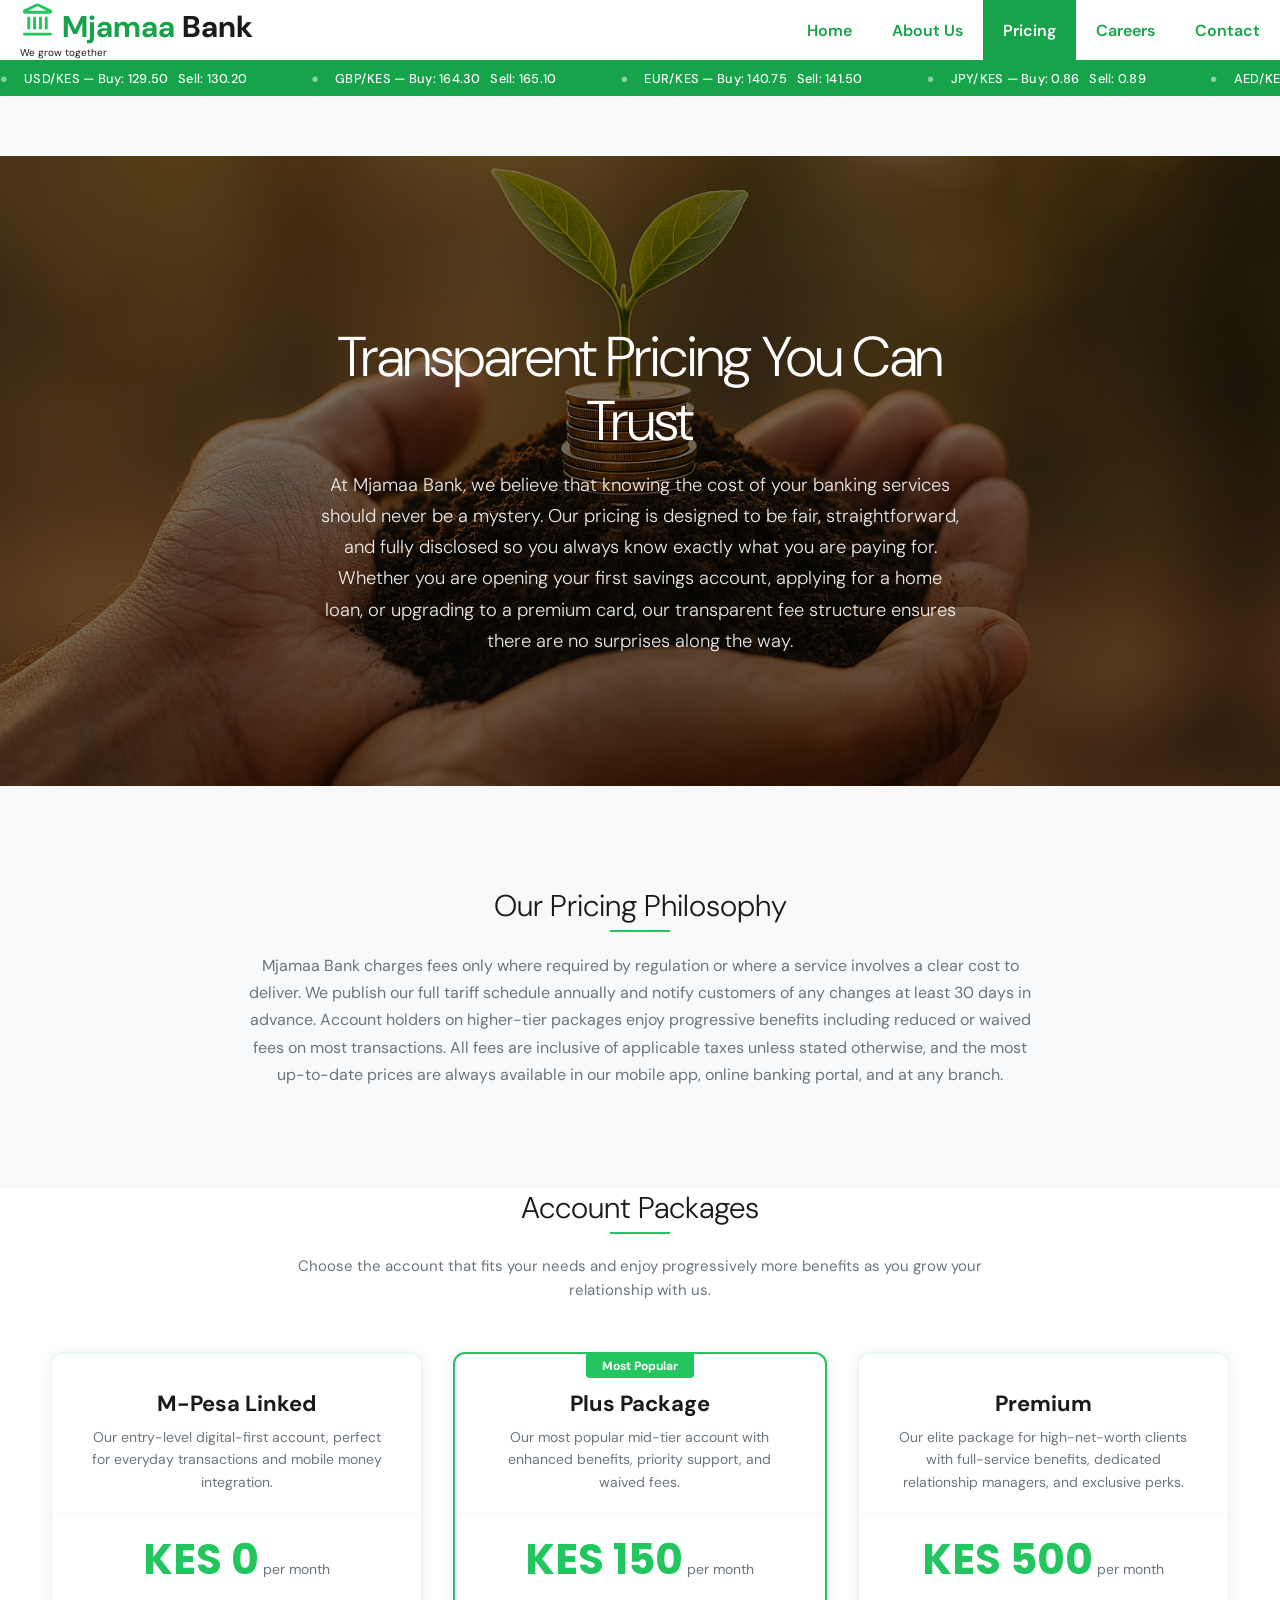
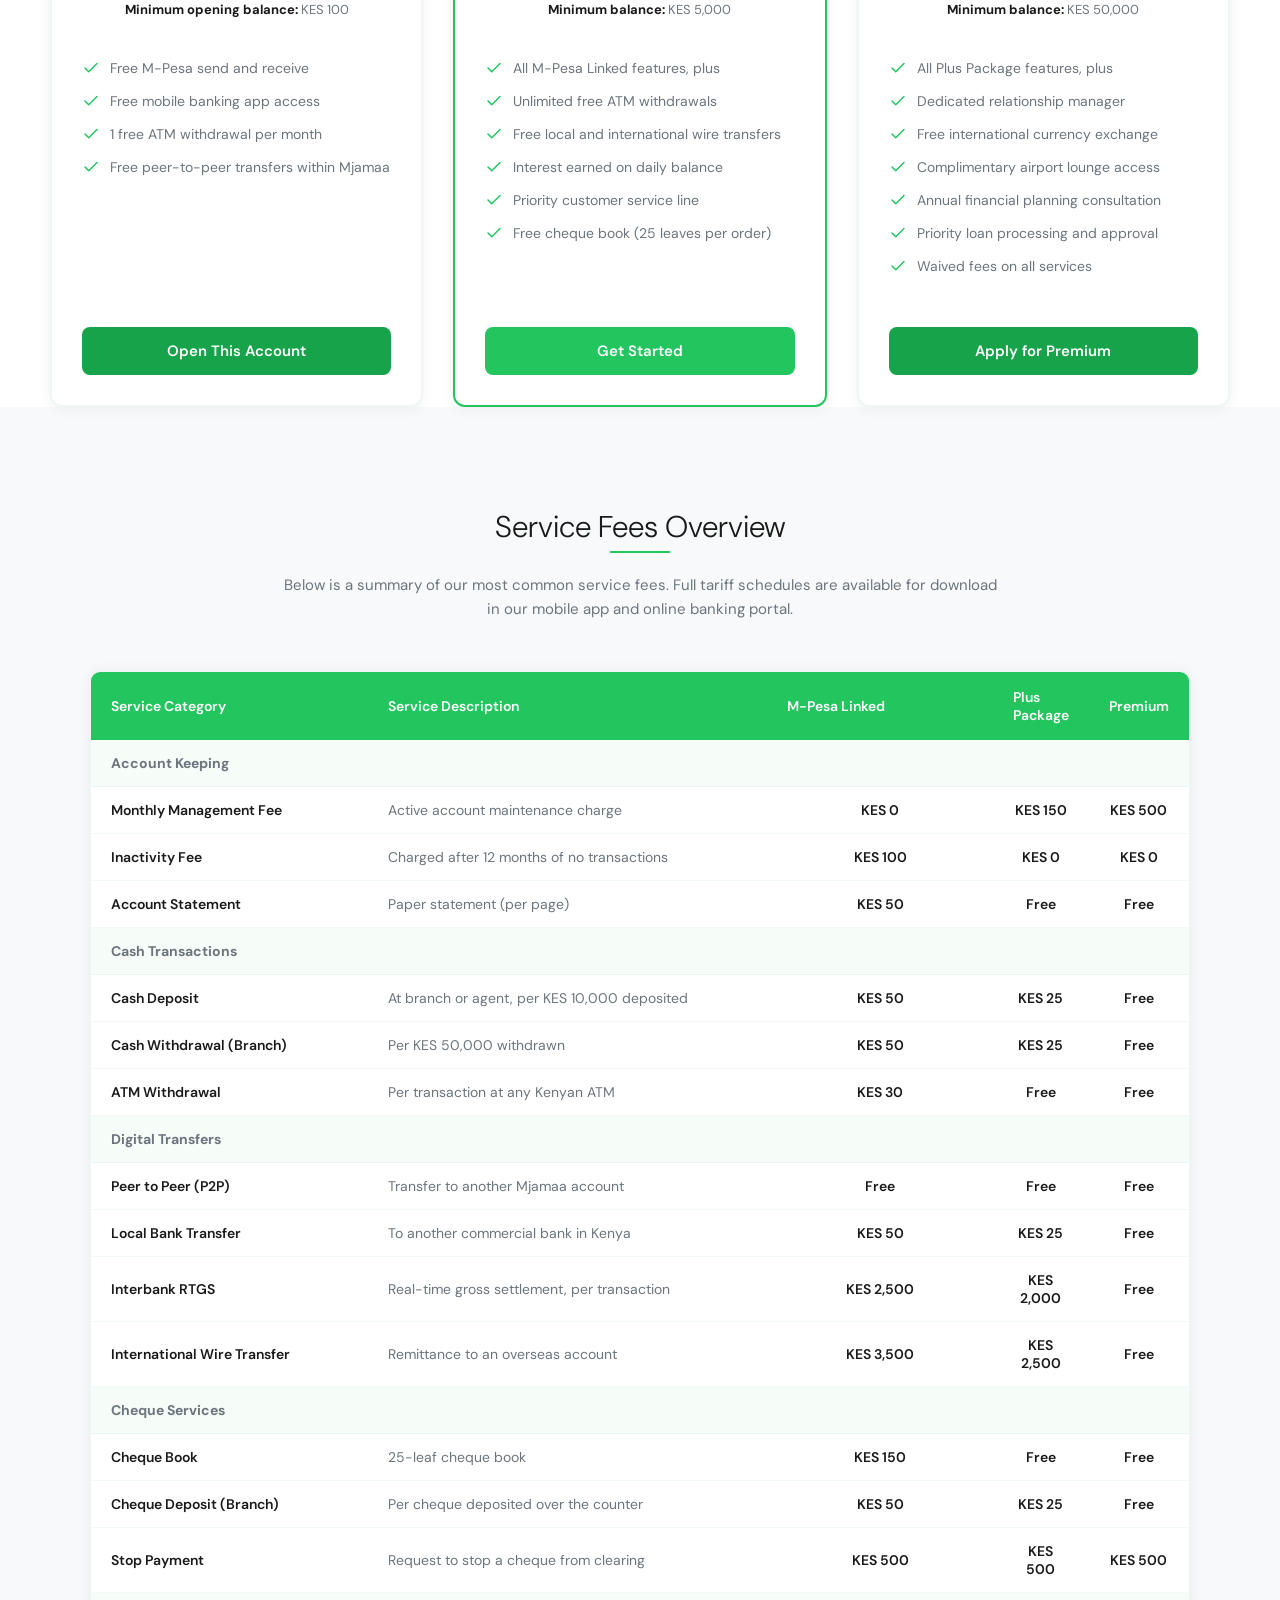
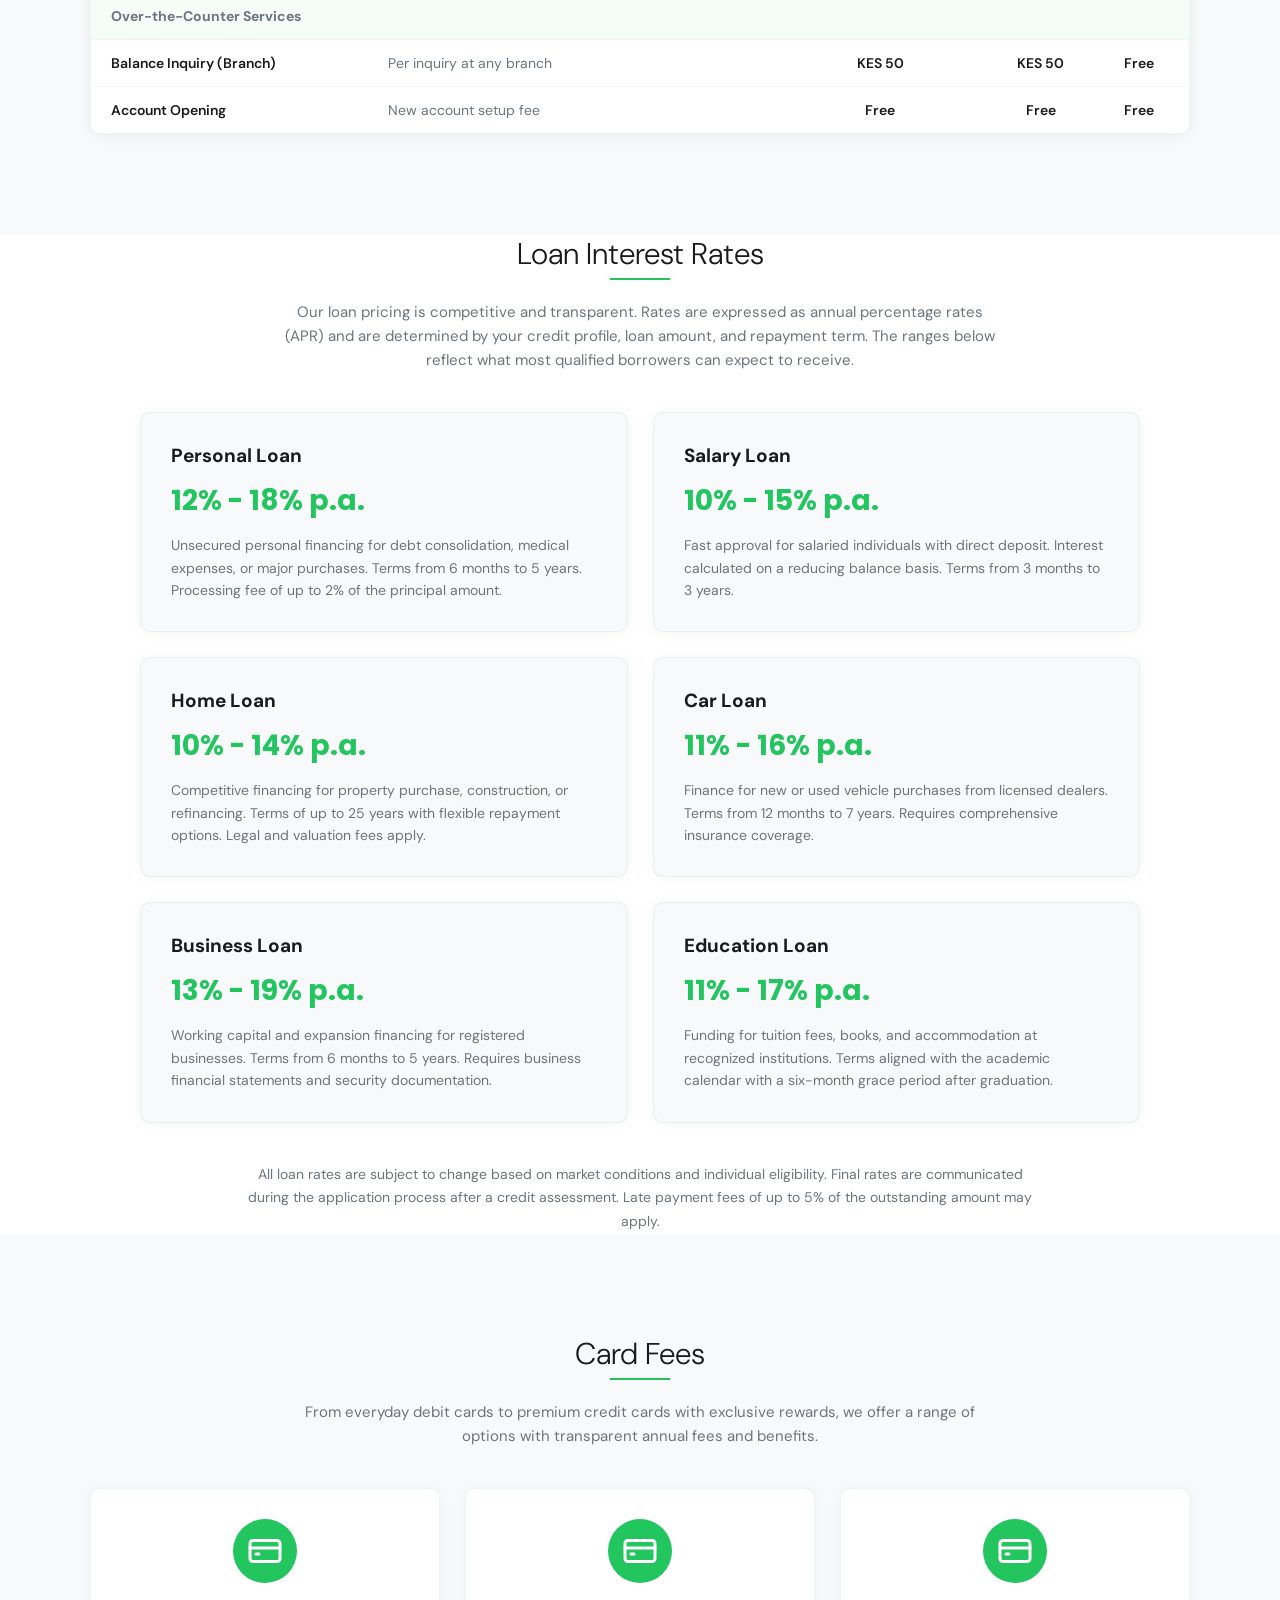
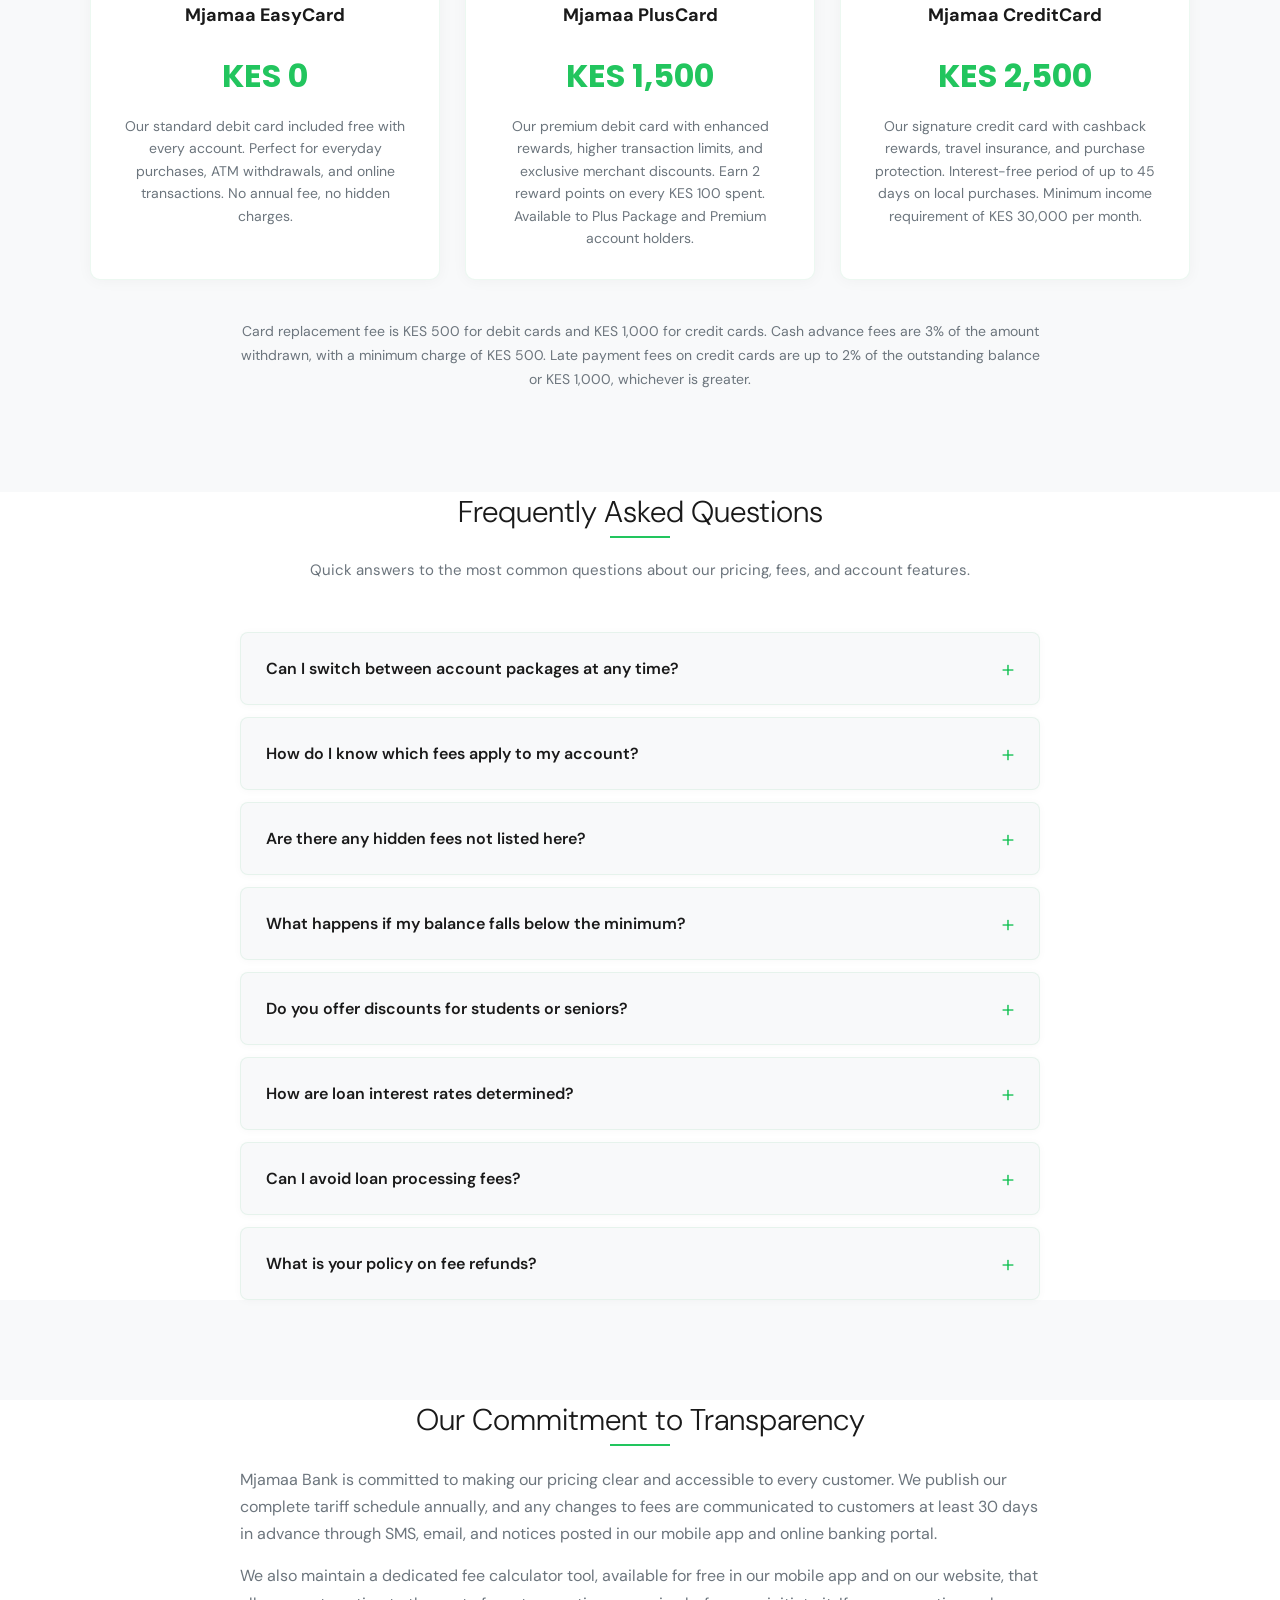
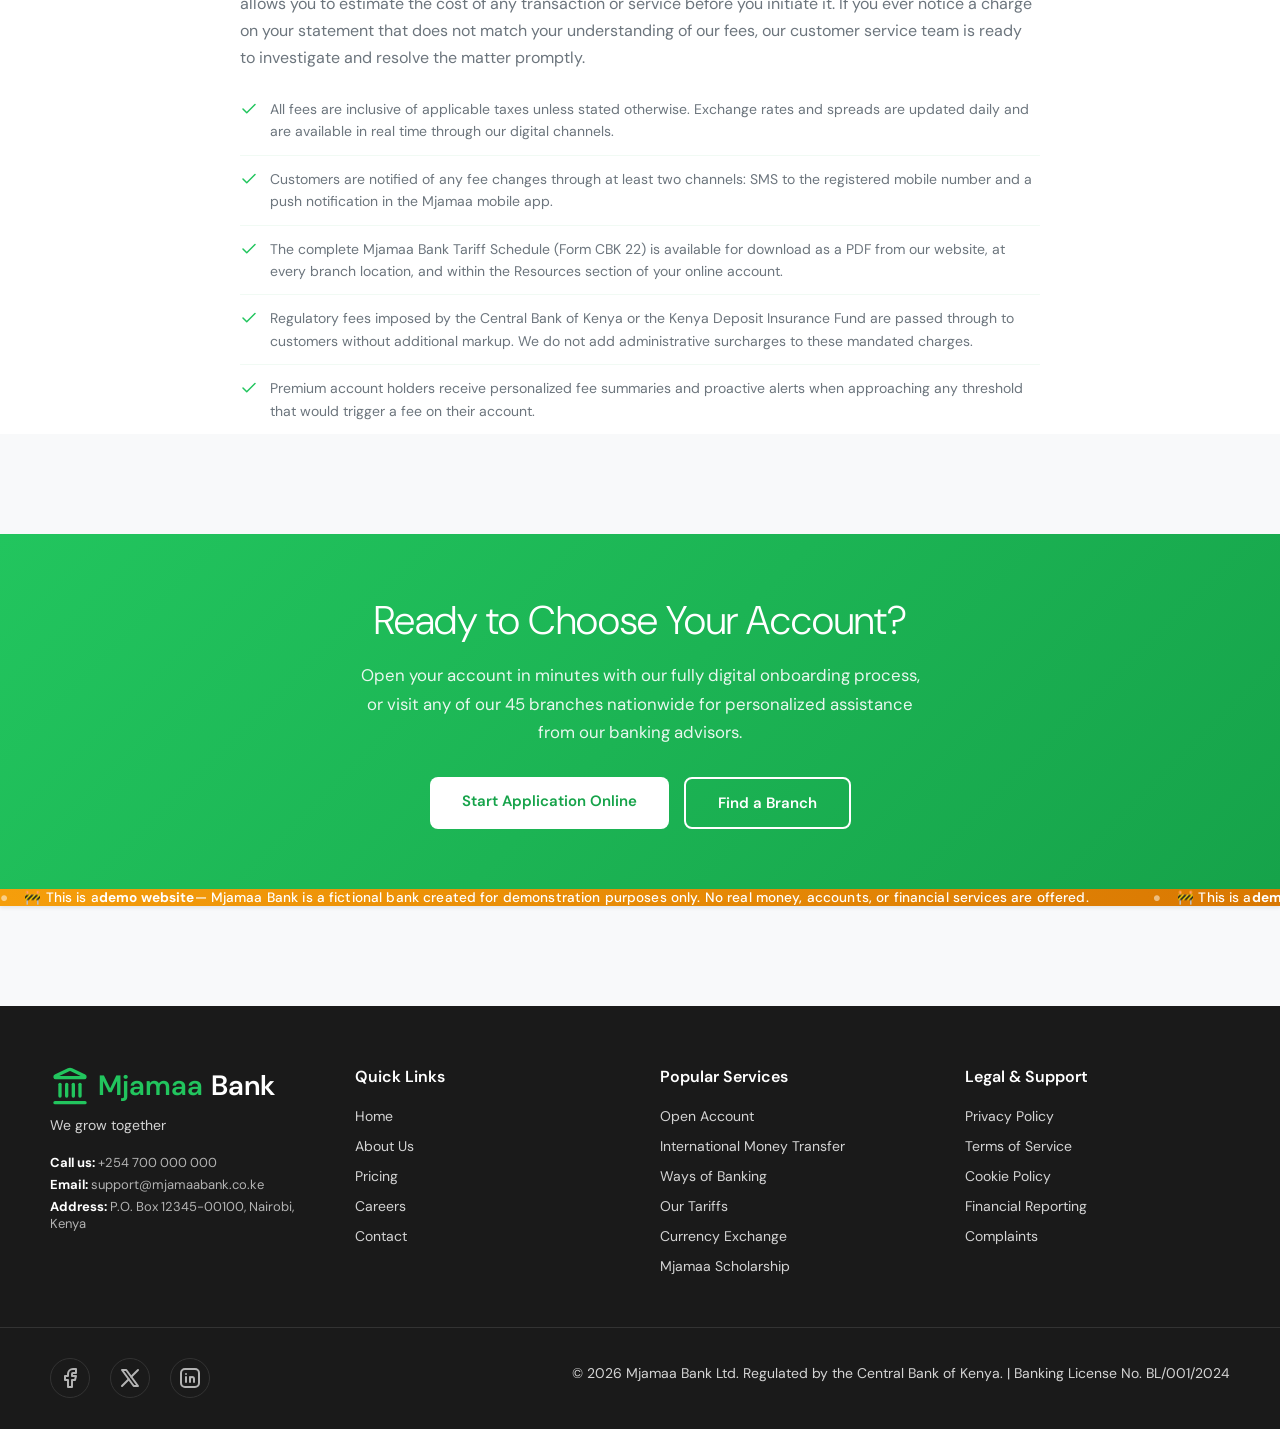
<file: pricing.html>
<!DOCTYPE html>
<html lang="en">
<head>
    <meta charset="UTF-8">
    <meta name="viewport" content="width=device-width, initial-scale=1.0">
    <title>Mjamaa Bank — Pricing</title>
    <link rel="stylesheet" href="styles.css">

    <!-- SEO & Social Media (Open Graph + Twitter Card — powers WhatsApp, Facebook & Twitter previews) -->
    <meta name="description" content="Mjamaa Bank pricing — transparent account fees, loan rates, and service charges. Full tariff schedule for personal and business banking, with progressive benefits for higher-tier accounts.">
    <meta name="robots" content="index, follow">
    <meta name="theme-color" content="#ffffff">
    <link rel="canonical" href="https://mjamaa-bank.vercel.app/pricing.html">

    <!-- Open Graph / Facebook / WhatsApp -->
    <meta property="og:title" content="Mjamaa Bank — Pricing">
    <meta property="og:description" content="Mjamaa Bank pricing — transparent account fees, loan rates, and service charges. Full tariff schedule for personal and business banking, with progressive benefits for higher-tier accounts.">
    <meta property="og:image" content="https://mjamaa-bank.vercel.app/og-image.png">
    <meta property="og:image:width" content="1200">
    <meta property="og:image:height" content="630">
    <meta property="og:image:alt" content="Mjamaa Bank — Demo Banking in Kenya">
    <meta property="og:url" content="https://mjamaa-bank.vercel.app/pricing.html">
    <meta property="og:type" content="website">
    <meta property="og:locale" content="en_KE">

    <!-- Twitter Card -->
    <meta name="twitter:card" content="summary_large_image">
    <meta name="twitter:site" content="@mjamaabank">
    <meta name="twitter:creator" content="@mjamaabank">
    <meta name="twitter:title" content="Mjamaa Bank — Pricing">
    <meta name="twitter:description" content="Mjamaa Bank pricing — transparent account fees, loan rates, and service charges. Full tariff schedule for personal and business banking, with progressive benefits for higher-tier accounts.">
    <meta name="twitter:image" content="https://mjamaa-bank.vercel.app/og-image.png">
    <meta property="og:site_name" content="Mjamaa Bank">

    <!-- JSON-LD Structured Data -->
    <script type="application/ld+json">
    {
      "@context": "https://schema.org",
      "@type": "Organization",
      "name": "Mjamaa Bank",
      "url": "https://mjamaa-bank.vercel.app/",
      "logo": "https://mjamaa-bank.vercel.app/android-chrome-512x512.png",
      "description": "Mjamaa Bank is a fictional demo commercial bank in Kenya. Explore personal banking, business loans, savings accounts, and financial services designed for demonstration purposes only.",
      "keywords": "demo bank, Kenya, banking, finance, savings, loans, mobile money, fictional",
      "sameAs": [
        "https://facebook.com/mjamaabank",
        "https://twitter.com/mjamaabank",
        "https://linkedin.com/company/mjamaabank"
      ]
    }
    </script>

    <script type="application/ld+json">
    {
      "@context": "https://schema.org",
      "@type": "WebPage",
      "name": "Mjamaa Bank — Pricing",
      "description": "Mjamaa Bank pricing — transparent account fees, loan rates, and service charges. Full tariff schedule for personal and business banking, with progressive benefits for higher-tier accounts.",
      "url": "https://mjamaa-bank.vercel.app/pricing.html",
      "inLanguage": "en-KE",
      "isPartOf": {
        "@type": "WebSite",
        "name": "Mjamaa Bank",
        "url": "https://mjamaa-bank.vercel.app/"
      },
      "dateModified": "2026-10-14"
    }
    </script>

    <!--Favicon-->

    <!--Fonts-->
    <link rel="preconnect" href="https://fonts.googleapis.com">
    <link rel="preconnect" href="https://fonts.gstatic.com" crossorigin>
    <link href="https://fonts.googleapis.com/css2?family=DM+Sans:ital,opsz,wght@0,9..40,100..1000;1,9..40,100..1000&display=swap" rel="stylesheet">

    <!--Favicon-->
    <link rel="apple-touch-icon" sizes="180x180" href="/apple-touch-icon.png">
    <link rel="icon" type="image/png" sizes="32x32" href="/favicon-32x32.png">
    <link rel="icon" type="image/png" sizes="16x16" href="/favicon-16x16.png">
    <link rel="icon" href="/favicon.ico">
    <link rel="manifest" href="/site.webmanifest">
</head>
<body>
    <nav id="nav-bar" class="nav-bar">
        <div class="left">
            <h1>
                <a href="https://mjamaa-bank.vercel.app" target="_blank" rel="noopener noreferrer">
                    <svg xmlns="http://www.w3.org/2000/svg" width="16" height="16" viewBox="0 0 24 24" fill="none" stroke="#22C55E" stroke-width="2" stroke-linecap="round" stroke-linejoin="round" class="lucide lucide-landmark"><path d="M10 18v-7"/><path d="M11.119 2.205a2 2 0 0 1 1.762 0l7.84 3.846A.5.5 0 0 1 20.5 7h-17a.5.5 0 0 1-.22-.949z"/><path d="M14 18v-7"/><path d="M18 18v-7"/><path d="M3 22h18"/><path d="M6 18v-7"/></svg>
                    <span>Mjamaa</span> Bank
                </a>
            </h1>
            <p>We grow together</p>
        </div>

        <button type="button" class="hamburger" id="hamburger" aria-expanded="false">
            <span></span>
            <span></span>
            <span></span>
        </button>

        <div class="right">
            <ul>
                <li><a href="index.html">Home</a></li>
                <li><a href="about-us.html">About Us</a></li>
                <li><a href="pricing.html" aria-current="page">Pricing</a></li>
                <li><a href="careers.html">Careers</a></li>
                <li><a href="contact.html">Contact</a></li>
            </ul>
        </div>
    </nav>

    <div class="ticker-wrap">
        <div class="ticker">
            <span>USD/KES — Buy: 129.50 &nbsp; Sell: 130.20</span>
            <span>GBP/KES — Buy: 164.30 &nbsp; Sell: 165.10</span>
            <span>EUR/KES — Buy: 140.75 &nbsp; Sell: 141.50</span>
            <span>JPY/KES — Buy: 0.86 &nbsp; Sell: 0.89</span>
            <span>AED/KES — Buy: 35.20 &nbsp; Sell: 35.80</span>
            <span>INR/KES — Buy: 1.54 &nbsp; Sell: 1.58</span>
            <span>CNY/KES — Buy: 17.80 &nbsp; Sell: 18.10</span>
            <span>USD/KES — Buy: 129.50 &nbsp; Sell: 130.20</span>
            <span>GBP/KES — Buy: 164.30 &nbsp; Sell: 165.10</span>
            <span>EUR/KES — Buy: 140.75 &nbsp; Sell: 141.50</span>
            <span>JPY/KES — Buy: 0.86 &nbsp; Sell: 0.89</span>
            <span>AED/KES — Buy: 35.20 &nbsp; Sell: 35.80</span>
            <span>INR/KES — Buy: 1.54 &nbsp; Sell: 1.58</span>
            <span>CNY/KES — Buy: 17.80 &nbsp; Sell: 18.10</span>
        </div>
    </div>


    <div class="mobile-link">
        <ul>
            <li><a href="index.html">Home</a></li>
            <li><a href="about-us.html">About Us</a></li>
            <li><a href="pricing.html" aria-current="page">Pricing</a></li>
            <li><a href="careers.html">Careers</a></li>
            <li><a href="contact.html">Contact</a></li>
        </ul>
    </div>

    <div class="overlay"></div>

    <!-- Hero -->
    <section class="pricing-hero" aria-label="Pricing hero">
        <div class="pricing-hero-content">
            <h2>Transparent Pricing You Can Trust</h2>
            <p>At Mjamaa Bank, we believe that knowing the cost of your banking services should never be a mystery. Our pricing is designed to be fair, straightforward, and fully disclosed so you always know exactly what you are paying for. Whether you are opening your first savings account, applying for a home loan, or upgrading to a premium card, our transparent fee structure ensures there are no surprises along the way.</p>
        </div>
    </section>

    <!-- Intro -->
    <section class="pricing-intro">
        <h2>Our Pricing Philosophy</h2>
        <hr>

        <p>Mjamaa Bank charges fees only where required by regulation or where a service involves a clear cost to deliver. We publish our full tariff schedule annually and notify customers of any changes at least 30 days in advance. Account holders on higher-tier packages enjoy progressive benefits including reduced or waived fees on most transactions. All fees are inclusive of applicable taxes unless stated otherwise, and the most up-to-date prices are always available in our mobile app, online banking portal, and at any branch.</p>
    </section>

    <!-- Account Pricing Cards -->
    <section class="pricing-cards">
        <h2>Account Packages</h2>
        <hr>

        <p class="section-subtitle">Choose the account that fits your needs and enjoy progressively more benefits as you grow your relationship with us.</p>

        <div class="pricing-grid">

            <!-- Basic -->
            <div class="pricing-card">
                <div class="pricing-card-header">
                    <h3>M-Pesa Linked</h3>
                    <p class="pricing-card-desc">Our entry-level digital-first account, perfect for everyday transactions and mobile money integration.</p>
                </div>

                <div class="pricing-card-price">
                    <span class="price-amount">KES 0</span>
                    <span class="price-label">per month</span>
                </div>

                <div class="balance-req"><strong>Minimum opening balance:</strong> KES 100</div>

                <div class="pricing-card-body">
                    <ul class="pricing-card-features">
                        <li>
                            <svg xmlns="http://www.w3.org/2000/svg" width="18" height="18" viewBox="0 0 24 24" fill="none" stroke="currentColor" stroke-width="2" stroke-linecap="round" stroke-linejoin="round"><polyline points="20 6 9 17 4 12"/></svg>
                            Free M-Pesa send and receive
                        </li>
                        <li>
                            <svg xmlns="http://www.w3.org/2000/svg" width="18" height="18" viewBox="0 0 24 24" fill="none" stroke="currentColor" stroke-width="2" stroke-linecap="round" stroke-linejoin="round"><polyline points="20 6 9 17 4 12"/></svg>
                            Free mobile banking app access
                        </li>
                        <li>
                            <svg xmlns="http://www.w3.org/2000/svg" width="18" height="18" viewBox="0 0 24 24" fill="none" stroke="currentColor" stroke-width="2" stroke-linecap="round" stroke-linejoin="round"><polyline points="20 6 9 17 4 12"/></svg>
                            1 free ATM withdrawal per month
                        </li>
                        <li>
                            <svg xmlns="http://www.w3.org/2000/svg" width="18" height="18" viewBox="0 0 24 24" fill="none" stroke="currentColor" stroke-width="2" stroke-linecap="round" stroke-linejoin="round"><polyline points="20 6 9 17 4 12"/></svg>
                            Free peer-to-peer transfers within Mjamaa
                        </li>
                    </ul>
                </div>

                <div class="pricing-card-cta">
                    <a href="contact.html">Open This Account</a>
                </div>
            </div>

            <!-- Popular / Plus -->
            <div class="pricing-card popular">
                <div class="pricing-card-header">
                    <h3>Plus Package</h3>
                    <p class="pricing-card-desc">Our most popular mid-tier account with enhanced benefits, priority support, and waived fees.</p>
                </div>

                <div class="pricing-card-price">
                    <span class="price-amount">KES 150</span>
                    <span class="price-label">per month</span>
                </div>

                <div class="balance-req"><strong>Minimum balance:</strong> KES 5,000</div>

                <div class="pricing-card-body">
                    <ul class="pricing-card-features">
                        <li>
                            <svg xmlns="http://www.w3.org/2000/svg" width="18" height="18" viewBox="0 0 24 24" fill="none" stroke="currentColor" stroke-width="2" stroke-linecap="round" stroke-linejoin="round"><polyline points="20 6 9 17 4 12"/></svg>
                            All M-Pesa Linked features, plus
                        </li>
                        <li>
                            <svg xmlns="http://www.w3.org/2000/svg" width="18" height="18" viewBox="0 0 24 24" fill="none" stroke="currentColor" stroke-width="2" stroke-linecap="round" stroke-linejoin="round"><polyline points="20 6 9 17 4 12"/></svg>
                            Unlimited free ATM withdrawals
                        </li>
                        <li>
                            <svg xmlns="http://www.w3.org/2000/svg" width="18" height="18" viewBox="0 0 24 24" fill="none" stroke="currentColor" stroke-width="2" stroke-linecap="round" stroke-linejoin="round"><polyline points="20 6 9 17 4 12"/></svg>
                            Free local and international wire transfers
                        </li>
                        <li>
                            <svg xmlns="http://www.w3.org/2000/svg" width="18" height="18" viewBox="0 0 24 24" fill="none" stroke="currentColor" stroke-width="2" stroke-linecap="round" stroke-linejoin="round"><polyline points="20 6 9 17 4 12"/></svg>
                            Interest earned on daily balance
                        </li>
                        <li>
                            <svg xmlns="http://www.w3.org/2000/svg" width="18" height="18" viewBox="0 0 24 24" fill="none" stroke="currentColor" stroke-width="2" stroke-linecap="round" stroke-linejoin="round"><polyline points="20 6 9 17 4 12"/></svg>
                            Priority customer service line
                        </li>
                        <li>
                            <svg xmlns="http://www.w3.org/2000/svg" width="18" height="18" viewBox="0 0 24 24" fill="none" stroke="currentColor" stroke-width="2" stroke-linecap="round" stroke-linejoin="round"><polyline points="20 6 9 17 4 12"/></svg>
                            Free cheque book (25 leaves per order)
                        </li>
                    </ul>
                </div>

                <div class="pricing-card-cta">
                    <a href="contact.html">Get Started</a>
                </div>
            </div>

            <!-- Premium -->
            <div class="pricing-card">
                <div class="pricing-card-header">
                    <h3>Premium</h3>
                    <p class="pricing-card-desc">Our elite package for high-net-worth clients with full-service benefits, dedicated relationship managers, and exclusive perks.</p>
                </div>

                <div class="pricing-card-price">
                    <span class="price-amount">KES 500</span>
                    <span class="price-label">per month</span>
                </div>

                <div class="balance-req"><strong>Minimum balance:</strong> KES 50,000</div>

                <div class="pricing-card-body">
                    <ul class="pricing-card-features">
                        <li>
                            <svg xmlns="http://www.w3.org/2000/svg" width="18" height="18" viewBox="0 0 24 24" fill="none" stroke="currentColor" stroke-width="2" stroke-linecap="round" stroke-linejoin="round"><polyline points="20 6 9 17 4 12"/></svg>
                            All Plus Package features, plus
                        </li>
                        <li>
                            <svg xmlns="http://www.w3.org/2000/svg" width="18" height="18" viewBox="0 0 24 24" fill="none" stroke="currentColor" stroke-width="2" stroke-linecap="round" stroke-linejoin="round"><polyline points="20 6 9 17 4 12"/></svg>
                            Dedicated relationship manager
                        </li>
                        <li>
                            <svg xmlns="http://www.w3.org/2000/svg" width="18" height="18" viewBox="0 0 24 24" fill="none" stroke="currentColor" stroke-width="2" stroke-linecap="round" stroke-linejoin="round"><polyline points="20 6 9 17 4 12"/></svg>
                            Free international currency exchange
                        </li>
                        <li>
                            <svg xmlns="http://www.w3.org/2000/svg" width="18" height="18" viewBox="0 0 24 24" fill="none" stroke="currentColor" stroke-width="2" stroke-linecap="round" stroke-linejoin="round"><polyline points="20 6 9 17 4 12"/></svg>
                            Complimentary airport lounge access
                        </li>
                        <li>
                            <svg xmlns="http://www.w3.org/2000/svg" width="18" height="18" viewBox="0 0 24 24" fill="none" stroke="currentColor" stroke-width="2" stroke-linecap="round" stroke-linejoin="round"><polyline points="20 6 9 17 4 12"/></svg>
                            Annual financial planning consultation
                        </li>
                        <li>
                            <svg xmlns="http://www.w3.org/2000/svg" width="18" height="18" viewBox="0 0 24 24" fill="none" stroke="currentColor" stroke-width="2" stroke-linecap="round" stroke-linejoin="round"><polyline points="20 6 9 17 4 12"/></svg>
                            Priority loan processing and approval
                        </li>
                        <li>
                            <svg xmlns="http://www.w3.org/2000/svg" width="18" height="18" viewBox="0 0 24 24" fill="none" stroke="currentColor" stroke-width="2" stroke-linecap="round" stroke-linejoin="round"><polyline points="20 6 9 17 4 12"/></svg>
                            Waived fees on all services
                        </li>
                    </ul>
                </div>

                <div class="pricing-card-cta">
                    <a href="contact.html">Apply for Premium</a>
                </div>
            </div>

        </div>
    </section>

    <!-- Service Fees Table -->
    <section class="fee-table-section">
        <h2>Service Fees Overview</h2>
        <hr>

        <p class="section-subtitle">Below is a summary of our most common service fees. Full tariff schedules are available for download in our mobile app and online banking portal.</p>

        <div class="fee-table-wrapper">
            <table class="fee-table">
                <thead>
                    <tr>
                        <th>Service Category</th>
                        <th>Service Description</th>
                        <th>M-Pesa Linked</th>
                        <th>Plus Package</th>
                        <th>Premium</th>
                    </tr>
                </thead>
                <tbody>
                    <tr class="fee-note-row">
                        <td colspan="5"><strong>Account Keeping</strong></td>
                    </tr>
                    <tr>
                        <td class="fee-category">Monthly Management Fee</td>
                        <td class="fee-detail">Active account maintenance charge</td>
                        <td class="fee-amount">KES 0</td>
                        <td class="fee-amount">KES 150</td>
                        <td class="fee-amount">KES 500</td>
                    </tr>
                    <tr>
                        <td class="fee-category">Inactivity Fee</td>
                        <td class="fee-detail">Charged after 12 months of no transactions</td>
                        <td class="fee-amount">KES 100</td>
                        <td class="fee-amount">KES 0</td>
                        <td class="fee-amount">KES 0</td>
                    </tr>
                    <tr>
                        <td class="fee-category">Account Statement</td>
                        <td class="fee-detail">Paper statement (per page)</td>
                        <td class="fee-amount">KES 50</td>
                        <td class="fee-amount">Free</td>
                        <td class="fee-amount">Free</td>
                    </tr>

                    <tr class="fee-note-row">
                        <td colspan="5"><strong>Cash Transactions</strong></td>
                    </tr>
                    <tr>
                        <td class="fee-category">Cash Deposit</td>
                        <td class="fee-detail">At branch or agent, per KES 10,000 deposited</td>
                        <td class="fee-amount">KES 50</td>
                        <td class="fee-amount">KES 25</td>
                        <td class="fee-amount">Free</td>
                    </tr>
                    <tr>
                        <td class="fee-category">Cash Withdrawal (Branch)</td>
                        <td class="fee-detail"> Per KES 50,000 withdrawn</td>
                        <td class="fee-amount">KES 50</td>
                        <td class="fee-amount">KES 25</td>
                        <td class="fee-amount">Free</td>
                    </tr>
                    <tr>
                        <td class="fee-category">ATM Withdrawal</td>
                        <td class="fee-detail">Per transaction at any Kenyan ATM</td>
                        <td class="fee-amount">KES 30</td>
                        <td class="fee-amount">Free</td>
                        <td class="fee-amount">Free</td>
                    </tr>

                    <tr class="fee-note-row">
                        <td colspan="5"><strong>Digital Transfers</strong></td>
                    </tr>
                    <tr>
                        <td class="fee-category">Peer to Peer (P2P)</td>
                        <td class="fee-detail">Transfer to another Mjamaa account</td>
                        <td class="fee-amount">Free</td>
                        <td class="fee-amount">Free</td>
                        <td class="fee-amount">Free</td>
                    </tr>
                    <tr>
                        <td class="fee-category">Local Bank Transfer</td>
                        <td class="fee-detail">To another commercial bank in Kenya</td>
                        <td class="fee-amount">KES 50</td>
                        <td class="fee-amount">KES 25</td>
                        <td class="fee-amount">Free</td>
                    </tr>
                    <tr>
                        <td class="fee-category">Interbank RTGS</td>
                        <td class="fee-detail">Real-time gross settlement, per transaction</td>
                        <td class="fee-amount">KES 2,500</td>
                        <td class="fee-amount">KES 2,000</td>
                        <td class="fee-amount">Free</td>
                    </tr>
                    <tr>
                        <td class="fee-category">International Wire Transfer</td>
                        <td class="fee-detail">Remittance to an overseas account</td>
                        <td class="fee-amount">KES 3,500</td>
                        <td class="fee-amount">KES 2,500</td>
                        <td class="fee-amount">Free</td>
                    </tr>

                    <tr class="fee-note-row">
                        <td colspan="5"><strong>Cheque Services</strong></td>
                    </tr>
                    <tr>
                        <td class="fee-category">Cheque Book</td>
                        <td class="fee-detail">25-leaf cheque book</td>
                        <td class="fee-amount">KES 150</td>
                        <td class="fee-amount">Free</td>
                        <td class="fee-amount">Free</td>
                    </tr>
                    <tr>
                        <td class="fee-category">Cheque Deposit (Branch)</td>
                        <td class="fee-detail">Per cheque deposited over the counter</td>
                        <td class="fee-amount">KES 50</td>
                        <td class="fee-amount">KES 25</td>
                        <td class="fee-amount">Free</td>
                    </tr>
                    <tr>
                        <td class="fee-category">Stop Payment</td>
                        <td class="fee-detail">Request to stop a cheque from clearing</td>
                        <td class="fee-amount">KES 500</td>
                        <td class="fee-amount">KES 500</td>
                        <td class="fee-amount">KES 500</td>
                    </tr>

                    <tr class="fee-note-row">
                        <td colspan="5"><strong>Over-the-Counter Services</strong></td>
                    </tr>
                    <tr>
                        <td class="fee-category">Balance Inquiry (Branch)</td>
                        <td class="fee-detail"> Per inquiry at any branch</td>
                        <td class="fee-amount">KES 50</td>
                        <td class="fee-amount">KES 50</td>
                        <td class="fee-amount">Free</td>
                    </tr>
                    <tr>
                        <td class="fee-category">Account Opening</td>
                        <td class="fee-detail">New account setup fee</td>
                        <td class="fee-amount">Free</td>
                        <td class="fee-amount">Free</td>
                        <td class="fee-amount">Free</td>
                    </tr>
                </tbody>
            </table>
        </div>
    </section>

    <!-- Loan Rates -->
    <section class="loan-rates">
        <h2>Loan Interest Rates</h2>
        <hr>

        <p class="section-subtitle">Our loan pricing is competitive and transparent. Rates are expressed as annual percentage rates (APR) and are determined by your credit profile, loan amount, and repayment term. The ranges below reflect what most qualified borrowers can expect to receive.</p>

        <div class="loan-grid">

            <div class="rate-card">
                <h3>Personal Loan</h3>
                <div class="rate-value">12% - 18% p.a.</div>
                <p class="rate-detail">Unsecured personal financing for debt consolidation, medical expenses, or major purchases. Terms from 6 months to 5 years. Processing fee of up to 2% of the principal amount.</p>
            </div>

            <div class="rate-card">
                <h3>Salary Loan</h3>
                <div class="rate-value">10% - 15% p.a.</div>
                <p class="rate-detail">Fast approval for salaried individuals with direct deposit. Interest calculated on a reducing balance basis. Terms from 3 months to 3 years.</p>
            </div>

            <div class="rate-card">
                <h3>Home Loan</h3>
                <div class="rate-value">10% - 14% p.a.</div>
                <p class="rate-detail">Competitive financing for property purchase, construction, or refinancing. Terms of up to 25 years with flexible repayment options. Legal and valuation fees apply.</p>
            </div>

            <div class="rate-card">
                <h3>Car Loan</h3>
                <div class="rate-value">11% - 16% p.a.</div>
                <p class="rate-detail">Finance for new or used vehicle purchases from licensed dealers. Terms from 12 months to 7 years. Requires comprehensive insurance coverage.</p>
            </div>

            <div class="rate-card">
                <h3>Business Loan</h3>
                <div class="rate-value">13% - 19% p.a.</div>
                <p class="rate-detail">Working capital and expansion financing for registered businesses. Terms from 6 months to 5 years. Requires business financial statements and security documentation.</p>
            </div>

            <div class="rate-card">
                <h3>Education Loan</h3>
                <div class="rate-value">11% - 17% p.a.</div>
                <p class="rate-detail">Funding for tuition fees, books, and accommodation at recognized institutions. Terms aligned with the academic calendar with a six-month grace period after graduation.</p>
            </div>

        </div>

        <div style="max-width: 800px; margin: 40px auto 0; text-align: center;">
            <p style="font-family: 'DM Sans', sans-serif; font-size: 14px; color: var(--light-text-secondary); line-height: 1.7;">
                All loan rates are subject to change based on market conditions and individual eligibility. Final rates are communicated during the application process after a credit assessment. Late payment fees of up to 5% of the outstanding amount may apply.
            </p>
        </div>
    </section>

    <!-- Card Fees -->
    <section class="card-fees-section">
        <h2>Card Fees</h2>
        <hr>

        <p class="section-subtitle">From everyday debit cards to premium credit cards with exclusive rewards, we offer a range of options with transparent annual fees and benefits.</p>

        <div class="card-fees-grid">

            <div class="card-fee-card">
                <div class="card-fee-icon">
                    <svg xmlns="http://www.w3.org/2000/svg" width="36" height="36" viewBox="0 0 24 24" fill="none" stroke="currentColor" stroke-width="2" stroke-linecap="round" stroke-linejoin="round" class="lucide lucide-credit-card preview-icon"><rect width="20" height="14" x="2" y="5" rx="2"/><line x1="2" x2="22" y1="10" y2="10"/><path d="M6 14h2"/></svg>
                </div>
                <h3>Mjamaa EasyCard</h3>
                <div class="card-fee-amount">KES 0</div>
                <p class="card-fee-desc">Our standard debit card included free with every account. Perfect for everyday purchases, ATM withdrawals, and online transactions. No annual fee, no hidden charges.</p>
            </div>

            <div class="card-fee-card">
                <div class="card-fee-icon">
                    <svg xmlns="http://www.w3.org/2000/svg" width="36" height="36" viewBox="0 0 24 24" fill="none" stroke="currentColor" stroke-width="2" stroke-linecap="round" stroke-linejoin="round" class="lucide lucide-credit-card preview-icon"><rect width="20" height="14" x="2" y="5" rx="2"/><line x1="2" x2="22" y1="10" y2="10"/><path d="M6 14h2"/></svg>
                </div>
                <h3>Mjamaa PlusCard</h3>
                <div class="card-fee-amount">KES 1,500</div>
                <p class="card-fee-desc">Our premium debit card with enhanced rewards, higher transaction limits, and exclusive merchant discounts. Earn 2 reward points on every KES 100 spent. Available to Plus Package and Premium account holders.</p>
            </div>

            <div class="card-fee-card">
                <div class="card-fee-icon">
                    <svg xmlns="http://www.w3.org/2000/svg" width="36" height="36" viewBox="0 0 24 24" fill="none" stroke="currentColor" stroke-width="2" stroke-linecap="round" stroke-linejoin="round" class="lucide lucide-credit-card preview-icon"><rect width="20" height="14" x="2" y="5" rx="2"/><line x1="2" x2="22" y1="10" y2="10"/><path d="M6 14h2"/></svg>
                </div>
                <h3>Mjamaa CreditCard</h3>
                <div class="card-fee-amount">KES 2,500</div>
                <p class="card-fee-desc">Our signature credit card with cashback rewards, travel insurance, and purchase protection. Interest-free period of up to 45 days on local purchases. Minimum income requirement of KES 30,000 per month.</p>
            </div>

        </div>

        <div style="max-width: 800px; margin: 40px auto 0; text-align: center;">
            <p style="font-family: 'DM Sans', sans-serif; font-size: 14px; color: var(--light-text-secondary); line-height: 1.7;">
                Card replacement fee is KES 500 for debit cards and KES 1,000 for credit cards. Cash advance fees are 3% of the amount withdrawn, with a minimum charge of KES 500. Late payment fees on credit cards are up to 2% of the outstanding balance or KES 1,000, whichever is greater.
            </p>
        </div>
    </section>

    <!-- FAQ -->
    <section class="faq">
        <h2>Frequently Asked Questions</h2>
        <hr>

        <p class="section-subtitle">Quick answers to the most common questions about our pricing, fees, and account features.</p>

        <div class="faq-list">

            <div class="faq-item">
                <div class="faq-question">Can I switch between account packages at any time?</div>
                <div class="faq-answer">
                    <p>Yes. You can upgrade or downgrade your account package at any time through our mobile app, online banking portal, or by visiting any branch. If you downgrade to a lower-tier package, the change takes effect at the start of the next billing cycle. Any fees already charged for the current month are non-refundable. If you are upgrading, your new benefits take effect immediately and the new monthly fee will be charged from your next statement.</p>
                </div>
            </div>

            <div class="faq-item">
                <div class="faq-question">How do I know which fees apply to my account?</div>
                <div class="faq-answer">
                    <p>Your monthly account statement shows a detailed breakdown of all fees charged during the statement period. You can also view your personalized fee summary in the Fees section of our mobile app or online banking. For a complete list of all fees, you can download the full Mjamaa Bank Tariff Schedule PDF, which is updated annually and available on our website, in all our branches, and within your account dashboard.</p>
                </div>
            </div>

            <div class="faq-item">
                <div class="faq-question">Are there any hidden fees not listed here?</div>
                <div class="faq-answer">
                    <p>Absolutely not. Mjamaa Bank operates on a policy of full fee transparency. Every fee or charge that applies to your account will appear on your monthly statement with a clear description. We provide regulatory notices at least 30 days before introducing or changing any fee, and you will receive an email notification as well. If you see a charge on your statement that you do not recognize, contact our customer service team immediately and we will investigate it for you.</p>
                </div>
            </div>

            <div class="faq-item">
                <div class="faq-question">What happens if my balance falls below the minimum?</div>
                <div class="faq-answer">
                    <p>If your account balance falls below the minimum required for your package, you will receive a notification via SMS and in the mobile app 7 days before the fee is applied. You then have a grace period of 7 days to bring your balance above the minimum. If your balance remains below the threshold after the grace period, the monthly management fee for your package will be charged, and your account may be reviewed for a package downgrade to better suit your balance level. We are always happy to discuss switching you to a more cost-effective package.</p>
                </div>
            </div>

            <div class="faq-item">
                <div class="faq-question">Do you offer discounts for students or seniors?</div>
                <div class="faq-answer">
                    <p>Yes. Students enrolled at recognized Kenyan universities can apply for our Student Banking package, which waives the monthly management fee and includes a free debit card with reduced ATM limits. Seniors aged 65 and above receive a 50% discount on most service fees, including ATM withdrawals, transfers, and account maintenance. To qualify, you simply need to provide valid identification and proof of age or enrolment. These discounts are available across all our digital and branch channels once your status has been verified and documented in your account profile.</p>
                </div>
            </div>

            <div class="faq-item">
                <div class="faq-question">How are loan interest rates determined?</div>
                <div class="faq-answer">
                    <p>Loan interest rates are determined by a combination of factors including your credit score, income level, employment history, loan amount, repayment term, and the type of loan you are applying for. We use a risk-based pricing model, which means that borrowers with stronger credit profiles receive lower rates. All applicants receive a personalized rate quote during the application process after a soft credit check, which does not affect your credit score. The final rate is locked in once your loan is approved and the agreement is signed.</p>
                </div>
            </div>

            <div class="faq-item">
                <div class="faq-question">Can I avoid loan processing fees?</div>
                <div class="faq-answer">
                    <p>Premium account holders enjoy waived processing fees on all loan products, including personal loans, car loans, and business financing. For other customers, processing fees range from 1% to 2% of the principal amount depending on the loan type. These fees are disclosed upfront in your loan application and are included in your total cost of borrowing. You will never be charged a processing fee that was not clearly communicated to you before you signed your loan agreement.</p>
                </div>
            </div>

            <div class="faq-item">
                <div class="faq-question">What is your policy on fee refunds?</div>
                <div class="faq-answer">
                    <p>If you are charged a fee in error, or if a service you were charged for was not delivered as promised, you are entitled to a full refund. To request a refund, contact our customer service team within 30 days of the charge appearing on your statement. If your refund request is approved, the amount will be credited back to your account within 5 business days. For recurring fees such as monthly management charges, refunds are processed as account credits that reduce your next statement balance.</p>
                </div>
            </div>

        </div>
    </section>

    <!-- Transparency -->
    <section class="transparency-section">
        <h2>Our Commitment to Transparency</h2>
        <hr>

        <div class="transparency-content">
            <p>Mjamaa Bank is committed to making our pricing clear and accessible to every customer. We publish our complete tariff schedule annually, and any changes to fees are communicated to customers at least 30 days in advance through SMS, email, and notices posted in our mobile app and online banking portal.</p>

            <p>We also maintain a dedicated fee calculator tool, available for free in our mobile app and on our website, that allows you to estimate the cost of any transaction or service before you initiate it. If you ever notice a charge on your statement that does not match your understanding of our fees, our customer service team is ready to investigate and resolve the matter promptly.</p>

            <ul class="transparency-list">
                <li>
                    <svg xmlns="http://www.w3.org/2000/svg" width="18" height="18" viewBox="0 0 24 24" fill="none" stroke="currentColor" stroke-width="2" stroke-linecap="round" stroke-linejoin="round"><polyline points="20 6 9 17 4 12"/></svg>
                    All fees are inclusive of applicable taxes unless stated otherwise. Exchange rates and spreads are updated daily and are available in real time through our digital channels.
                </li>
                <li>
                    <svg xmlns="http://www.w3.org/2000/svg" width="18" height="18" viewBox="0 0 24 24" fill="none" stroke="currentColor" stroke-width="2" stroke-linecap="round" stroke-linejoin="round"><polyline points="20 6 9 17 4 12"/></svg>
                    Customers are notified of any fee changes through at least two channels: SMS to the registered mobile number and a push notification in the Mjamaa mobile app.
                </li>
                <li>
                    <svg xmlns="http://www.w3.org/2000/svg" width="18" height="18" viewBox="0 0 24 24" fill="none" stroke="currentColor" stroke-width="2" stroke-linecap="round" stroke-linejoin="round"><polyline points="20 6 9 17 4 12"/></svg>
                    The complete Mjamaa Bank Tariff Schedule (Form CBK 22) is available for download as a PDF from our website, at every branch location, and within the Resources section of your online account.
                </li>
                <li>
                    <svg xmlns="http://www.w3.org/2000/svg" width="18" height="18" viewBox="0 0 24 24" fill="none" stroke="currentColor" stroke-width="2" stroke-linecap="round" stroke-linejoin="round"><polyline points="20 6 9 17 4 12"/></svg>
                    Regulatory fees imposed by the Central Bank of Kenya or the Kenya Deposit Insurance Fund are passed through to customers without additional markup. We do not add administrative surcharges to these mandated charges.
                </li>
                <li>
                    <svg xmlns="http://www.w3.org/2000/svg" width="18" height="18" viewBox="0 0 24 24" fill="none" stroke="currentColor" stroke-width="2" stroke-linecap="round" stroke-linejoin="round"><polyline points="20 6 9 17 4 12"/></svg>
                    Premium account holders receive personalized fee summaries and proactive alerts when approaching any threshold that would trigger a fee on their account.
                </li>
            </ul>
        </div>
    </section>

    <!-- CTA -->
    <section class="pricing-cta">
        <h2>Ready to Choose Your Account?</h2>
        <p>Open your account in minutes with our fully digital onboarding process, or visit any of our 45 branches nationwide for personalized assistance from our banking advisors.</p>

        <div class="cta-buttons">
            <a href="contact.html" class="btn-primary-cta">Start Application Online</a>
            <a href="contact.html" class="btn-secondary-cta">Find a Branch</a>
        </div>
    </section>

    <div class="demo-ticker-wrap">
        <div class="demo-ticker">
            <span>🚧 This is a <strong>demo website</strong> — Mjamaa Bank is a fictional bank created for demonstration purposes only. No real money, accounts, or financial services are offered.</span>
            <span>🚧 This is a <strong>demo website</strong> — Mjamaa Bank is a fictional bank created for demonstration purposes only. No real money, accounts, or financial services are offered.</span>
        </div>
    </div>

    <footer class="footer">
        <div class="footer-top">
            <div class="footer-col">
                <div class="footer-brand">
                    <svg xmlns="http://www.w3.org/2000/svg" width="32" height="32" viewBox="0 0 24 24" fill="none" stroke="#22C55E" stroke-width="2" stroke-linecap="round" stroke-linejoin="round" class="lucide lucide-landmark"><path d="M10 18v-7"/><path d="M11.119 2.205a2 2 0 0 1 1.762 0l7.84 3.846A.5.5 0 0 1 20.5 7h-17a.5.5 0 0 1-.22-.949z"/><path d="M14 18v-7"/><path d="M18 18v-7"/><path d="M3 22h18"/><path d="M6 18v-7"/></svg>
                    Mjamaa <span>Bank</span>
                </div>
                <p>We grow together</p>
                <div class="footer-contact">
                    <p><strong>Call us:</strong> +254 700 000 000</p>
                    <p><strong>Email:</strong> support@mjamaabank.co.ke</p>
                    <p><strong>Address:</strong> P.O. Box 12345-00100, Nairobi, Kenya</p>
                </div>
            </div>

            <div class="footer-col">
                <h4>Quick Links</h4>
                <ul>
                    <li><a href="index.html">Home</a></li>
                    <li><a href="about-us.html">About Us</a></li>
                    <li><a href="pricing.html">Pricing</a></li>
                    <li><a href="careers.html">Careers</a></li>
                    <li><a href="contact.html">Contact</a></li>
                </ul>
            </div>

            <div class="footer-col">
                <h4>Popular Services</h4>
                <ul>
                    <li><a href="#">Open Account</a></li>
                    <li><a href="#">International Money Transfer</a></li>
                    <li><a href="#">Ways of Banking</a></li>
                    <li><a href="#">Our Tariffs</a></li>
                    <li><a href="#">Currency Exchange</a></li>
                    <li><a href="#">Mjamaa Scholarship</a></li>
                </ul>
            </div>

            <div class="footer-col">
                <h4>Legal & Support</h4>
                <ul>
                    <li><a href="#">Privacy Policy</a></li>
                    <li><a href="#">Terms of Service</a></li>
                    <li><a href="#">Cookie Policy</a></li>
                    <li><a href="#">Financial Reporting</a></li>
                    <li><a href="#">Complaints</a></li>
                </ul>
            </div>
        </div>

        <div class="footer-bottom">
            <div class="footer-social">
                <a href="#" aria-label="Facebook"><svg xmlns="http://www.w3.org/2000/svg" width="24" height="24" viewBox="0 0 24 24" fill="none" stroke="currentColor" stroke-width="2" stroke-linecap="round" stroke-linejoin="round" class="icon icon-tabler icons-tabler-outline icon-tabler-brand-facebook"><path stroke="none" d="M0 0h24v24H0z" fill="none" /><path d="M7 10v4h3v7h4v-7h3l1 -4h-4v-2a1 1 0 0 1 1 -1h3v-4h-3a5 5 0 0 0 -5 5v2h-3" /></svg></a>
                <a href="#" aria-label="Twitter"><svg xmlns="http://www.w3.org/2000/svg" width="24" height="24" viewBox="0 0 24 24" fill="none" stroke="currentColor" stroke-width="2" stroke-linecap="round" stroke-linejoin="round" class="icon icon-tabler icons-tabler-outline icon-tabler-brand-x"><path stroke="none" d="M0 0h24v24H0z" fill="none" /><path d="M4 4l11.733 16h4.267l-11.733 -16l-4.267 0" /><path d="M4 20l6.768 -6.768m2.46 -2.46l6.772 -6.772" /></svg></a>
                <a href="#" aria-label="LinkedIn"><svg xmlns="http://www.w3.org/2000/svg" width="24" height="24" viewBox="0 0 24 24" fill="none" stroke="currentColor" stroke-width="2" stroke-linecap="round" stroke-linejoin="round" class="icon icon-tabler icons-tabler-outline icon-tabler-brand-linkedin"><path stroke="none" d="M0 0h24v24H0z" fill="none" /><path d="M8 11v5" /><path d="M8 8v.01" /><path d="M12 16v-5" /><path d="M16 16v-3a2 2 0 1 0 -4 0" /><path d="M3 7a4 4 0 0 1 4 -4h10a4 4 0 0 1 4 4v10a4 4 0 0 1 -4 4h-10a4 4 0 0 1 -4 -4l0 -10" /></svg></a>
            </div>
            <p class="footer-copyright">
                &copy; 2026 Mjamaa Bank Ltd. Regulated by the Central Bank of Kenya.
                | Banking License No. BL/001/2024
            </p>
        </div>
    </footer>

<script src="script.js"></script>
</body>
</html>
</file>
<file: styles.css>
@import url('https://fonts.googleapis.com/css2?family=Inter:wght@400;500;600;&family=Poppins:wght@600;700&display=swap');

* {
    margin: 0;
    padding: 0;
    box-sizing: border-box;
}

:root {
    --banner-height: 44px;
    --light-background: #F8F9FA;
    --light-card: #FFF;
    --light-text-primary: #1A1A1A;
    --light-text-secondary: #6C757D;
    --light-btn-primary: #16A34A;
    --light-btn-primary-hover: #15803D;
    --light-btn-secondary: #16A34A;
    --light-links: #16A34A;
    --light-links-hover: #1E3A8A;
    --light-success: #22C55E;
    --light-balance-hightlight: #D97706;
    --light-danger: #DC2626;

    --dark-background: #0F172A;
    --dark-card: #1E293B;
    --dark-text: #F8FAFC;
    --dark-text-muted: #94A3B8;
    --dark-primary-btn: #38BDF8;
    --dark-primary-btn-hover: #0EA5E9;
    --dark-accent: #2DD4BF;
    --dark-success: #22C55E;
    --dark-danger: #EF4444;
}

::selection {
    background-color: var(--light-success);
    color: var(--light-background);
}

html {
    overflow-x: hidden;
    scroll-behavior: smooth;
}

body {
    background-color: var(--light-background);
    color: var(--light-text-primary);
    padding-top: calc(60px + 36px);
}

/* ===== Demo Ticker (above footer) ===== */
.demo-ticker-wrap {
    width: 100%;
    background: linear-gradient(90deg, #F59E0B, #D97802);
    color: #fff;
    font-family: 'DM Sans', sans-serif;
    font-size: 0.85rem;
    font-weight: 500;
    letter-spacing: 0.01em;
    box-shadow: 0 2px 4px rgba(0, 0, 0, 0.08);
}

.demo-ticker-wrap a {
    color: #fff;
    text-decoration: underline;
    font-weight: 600;
}

.demo-ticker {
    display: flex;
    gap: 4rem;
    white-space: nowrap;
    animation: demo-ticker-scroll 60s linear infinite;
}

.demo-ticker span {
    display: flex;
    align-items: center;
}

.demo-ticker span::before {
    content: '●';
    margin-right: 1rem;
    opacity: 0.5;
}

@keyframes demo-ticker-scroll {
    0% {
        transform: translateX(0);
    }
    100% {
        transform: translateX(-50%);
    }
}

.demo-ticker:hover {
    animation-play-state: paused;
}

/* Hide from print */
@media print {
    .demo-ticker-wrap {
        display: none;
    }
}

.nav-bar {
    display: flex;
    background-color: var(--light-card);
    box-shadow: 0 4px 6px -1px rgba(0, 0, 0, 0.05);
    align-items: center;
    padding: 0 0 0 20px;
    justify-content: space-between;
    position: fixed;
    width: 100%;
    top: 0;
    z-index: 9999;
}

.right ul {
    list-style: none;
    display: flex;
}

.right li {
    list-style: none;
    font-family: 'DM Sans', sans-serif;
}

.right {
    display: flex;
}

.left h1 {
    font-family: 'DM Sans', sans-serif;
    font-size: 30px;
    user-select: none;
}

.left h1 svg {
    width: 35px;
    height: 35px;
}

.left h1 span {
    color: var(--light-links);
}

.left h1 a {
    text-decoration: none;
    color: var(--light-text-primary);
}

.left p {
    font-size: 10px;
    font-family: 'DM Sans', sans-serif;
    user-select: none;
}

.nav-bar li a {
    text-decoration: none;
    padding: 20px;
    display: block;
    color: var(--light-links);
    font-weight: 600;
    transition: background-color 0.4s ease, color 0.4s ease;
}

.nav-bar li a:hover {
    background-color: var(--light-btn-primary);
    color: #FFF;
}

.nav-bar li a[aria-current="page"] {
    background-color: var(--light-btn-primary);
    color: #FFF;
}

.hamburger {
    display: none;
}

.mobile-link {
    display: none;
    flex-direction: column;
    background-color: var(--light-card);
    position: fixed;
    top: 60px;
    right: 0;
    width: 40%;
    box-shadow: 0 1px 3px rgba(0, 0, 0, 0.06);
    height: calc(100vh - 60px);
    padding: 50px 0;
    z-index: 10000;
}

.mobile-link ul {
    list-style: none;
}

.mobile-link li {
    list-style: none;
}

.mobile-link li a[aria-current="page"] {
    background-color: var(--light-btn-primary);
    color: #FFF;
}

.mobile-link li a {
    text-decoration: none;
    display: block;
    width: 100%;
    color: var(--light-links);
    font-family: 'DM Sans', sans-serif;
    font-weight: 600;
    text-align: center;
    padding: 20px 0;
    transition: background-color 0.4s ease, color 0.4s ease;
}

.mobile-link li a:hover {
    background-color: var(--light-btn-primary);
    color: #FFF;
}

.ticker-wrap {
    position: fixed;
    top: 60px;
    left: 0;
    width: 100%;
    background-color: var(--light-btn-primary);
    color: #fff;
    z-index: 9999;
    overflow: hidden;
    height: 36px;
    display: flex;
    align-items: center;
}

.ticker {
    display: flex;
    gap: 4rem;
    white-space: nowrap;
    animation: ticker-scroll 100s linear infinite;
}

.ticker span {
    font-family: 'DM Sans', sans-serif;
    font-size: 0.8rem;
    font-weight: 500;
    letter-spacing: 0.02em;
}

.ticker span::before {
    content: '●';
    margin-right: 1rem;
    opacity: 0.5;
}

@keyframes ticker-scroll {
    0% {
        transform: translateX(0);
    }

    100% {
        transform: translateX(-50%);
    }
}

.ticker:hover {
    animation-play-state: paused;
}

.overlay {
    display: none;
    position: fixed;
    top: 0;
    left: 0;
    width: 100%;
    height: 100%;
    background-color: rgba(0, 0, 0, 0.2);
    z-index: 998;
}

.overlay.open {
    display: block;
}

@media (max-width: 750px) {
    .ticker-wrap {
        top: 60px;
    }

    .mobile-link {
        display: none;
    }

    .mobile-link.open {
        display: flex;
    }

    .hamburger {
        display: flex;
        gap: 5px;
        flex-direction: column;
        background: none;
        border: 2px solid var(--light-btn-primary);
        border-radius: 5px;
        padding: 8px;
        cursor: pointer;
    }

    .hamburger span {
        display: block;
        width: 32px;
        height: 2px;
        border-radius: 2px;
        background-color: var(--light-btn-primary);
    }

    .right {
        display: none;
    }

    .nav-bar {
        padding: 20px;
    }


}

@media (max-width: 480px) {
    .ticker-wrap {
        top: 58px;
    }

    .left h1 {
        font-size: 25px;
    }

    .mobile-link {
        width: 60%;
    }
}

.landing-hero {
    position: relative;
    width: 100%;
    height: 90vh;
    overflow: hidden;
    margin-top: 60px;
}

.slide {
    position: absolute;
    inset: 0;
    display: flex;
    align-items: center;
    opacity: 0;
    transition: opacity 0.8s ease;
    background-size: cover;
    background-position: center;
    padding: 0 5rem;
}

.slide::before {
    content: '';
    position: absolute;
    inset: 0;
    background: linear-gradient(90deg, rgba(0, 0, 0, 0.85), rgba(0, 0, 0, 0.5), transparent);
}

.slide.active {
    opacity: 1;
}

.slide-1 {
    background-image: url('images/LANDING-HERO-WOMAN.png');
}

.slide-2 {
    background-image: url('images/LANDING-HERO-KIDS.png');
}

.slide-3 {
    background-image: url('images/LANDING-HERO-GRADUATE.png');
}

.slide-content {
    position: relative;
    z-index: 1;
    max-width: 700px;
    padding: 2rem;
}

.slide-content h2 {
    font-size: clamp(2rem, 5vw, 3.5rem);
    font-weight: 300;
    line-height: 1.15;
    margin-bottom: 1rem;
    letter-spacing: -0.02em;
    color: #FFF;
    font-family: 'DM Sans', sans-serif;
}

.slide-content p {
    font-size: clamp(0.8rem, 1.5vw, 1.1rem);
    font-weight: 300;
    margin-bottom: 5rem;
    max-width: 55ch;
    color: #fff;
    margin-inline: auto;
    font-family: 'DM Sans', sans-serif;
    line-height: 1.5;
}

.slide-content a {
    display: inline-block;
    padding: 0.75rem 2rem;
    background: #fff;
    color: var(--light-text-primary);
    font-weight: 600;
    border-radius: 4px;
    text-decoration: none;
    transition: background 0.2s, color 0.2s;
    font-family: 'Poppins', sans-serif;
    overflow: hidden;
}

.slide-content a:hover {
    background: var(--light-btn-primary);
    color: #FFF;
}

.arrow {
    position: absolute;
    top: 50%;
    transform: translateY(-50%);
    z-index: 10;
    background: var(--light-btn-primary);
    border: none;
    color: #fff;
    font-size: 1.5rem;
    width: 55px;
    height: 55px;
    border-radius: 50%;
    cursor: pointer;
    backdrop-filter: blur(4px);
    transition: background 0.2s;
    display: flex;
    align-items: center;
    justify-content: center;
}

.arrow img {
    filter: brightness(0) invert(1);
    width: 30px;
}

.arrow:hover {
    background: var(--light-success);
}

.arrow.prev {
    left: 1.5rem;
}

.arrow.next {
    right: 1.5rem;
}

.dots {
    position: absolute;
    bottom: 1.5rem;
    left: 50%;
    transform: translateX(-50%);
    z-index: 10;
    display: flex;
    gap: 1rem;
}

.dot {
    width: 10px;
    height: 10px;
    border-radius: 50%;
    background: rgba(255,255,255,0.4);
    cursor: pointer;
    border: none;
    padding: 0;
    transition: background 0.3s, transform 0.3s;
}

.dot.active {
    background: #FFF;
    transform: scale(1.2);
}

@media (max-width: 540px) {
    .slide-content p {
        margin-bottom: 2rem;
    }
}

@media (max-width: 576px) {
    .landing-hero {
        height: 90vh;
    }

    .slide {
        padding: 0 1.3rem;
    }

    .arrow {
        display: none;
    }
}

@media (max-width: 500px) {
    .landing-hero {
        margin-top: 90px;
    }

    .slide {
        padding: 0 1rem;
    }
}

@media (max-width: 400px) {
    .slide {
        padding: 0 0.5rem;
    }
}

.services {
    margin: 100px 0 0;
    padding: 10px 50px;
    background-color: var(--light-card);
}

.services h2 {
    font-family: 'DM Sans', sans-serif;
    text-align: center;
    font-size: 30px;
    font-weight: 300;
}

.wants {
    display: grid;
    grid-template-columns: repeat(4, 1fr);
    gap: 25px;
    max-width: 1200px;
    margin: 40px auto 0;
}

.want {
    display: flex;
    flex-direction: column;
    align-items: center;
    text-align: center;
    background-color: var(--light-card);
    border-radius: 12px;
    box-shadow: 0 1px 15px rgba(0, 0, 0, 0.06);
    border: 1px solid rgba(22, 163, 74, 0.08);
    padding: 40px 25px;
    transition: transform 0.3s ease, box-shadow 0.3s ease, border-color 0.3s ease;
    height: 100%;
}

.want:hover {
    transform: translateY(-6px);
    box-shadow: 0 12px 30px rgba(0, 0, 0, 0.1);
    border-color: rgba(22, 163, 74, 0.2);
}

.want svg {
    width: 48px;
    height: 48px;
    margin-bottom: 15px;
}

.want p {
    font-family: 'DM Sans', sans-serif;
    font-weight: 600;
    font-size: 15px;
    color: var(--light-text-primary);
    text-align: center;
}

@media (max-width: 700px) {
    .services {
        margin-top: 50px;
        padding: 10px 20px;
    }

    .wants {
        grid-template-columns: repeat(2, 1fr);
        gap: 20px;
    }

    .want {
        width: 100%;
    }
}

@media (max-width: 400px) {
    .services {
        padding: 10px;
    }

    .wants {
        grid-template-columns: 1fr;
        gap: 15px;
    }

    .want {
        width: 100%;
    }
}

.learn {
    margin: 100px 0 0;
    padding: 0 50px;
}

.learn h2 {
    font-family: 'DM Sans', sans-serif;
    text-align: center;
    font-size: 30px;
    font-weight: 300;
}

.learn hr {
    border: 1.5px solid var(--light-success);
    width: 60px;
    margin: 5px auto 20px;
}

.learn-container {
    display: grid;
    grid-template-columns: repeat(3, 1fr);
    gap: 30px;
}

.learn-card {
    background-color: var(--light-card);
    border-radius: 12px;
    box-shadow: 0 1px 15px rgba(0, 0, 0, 0.06);
    border: 1px solid rgba(22, 163, 74, 0.08);
    border-bottom: 5px solid var(--light-success);
    overflow: hidden;
    display: flex;
    flex-direction: column;
    height: 100%;
    transform: translateY(0);
    transition: transform 0.3s ease, box-shadow 0.3s ease, border-color 0.3s ease;
}

.learn-card:hover {
    transform: translateY(-6px);
    box-shadow: 0 12px 30px rgba(0, 0, 0, 0.12);
    border-color: rgba(22, 163, 74, 0.2);
}

.learn-card div:first-child {
    overflow: hidden;
}

.learn-card div:first-child img {
    width: 100%;
    height: 180px;
    object-fit: cover;
    display: block;
}

.learn-card div:last-child {
    padding: 25px;
    display: flex;
    flex-direction: column;
    flex: 1;
}

.learn-card div:last-child h3 {
    font-family: 'DM Sans', sans-serif;
    font-size: 20px;
    font-weight: 600;
    margin-bottom: 10px;
    color: var(--light-text-primary);
}

.learn-card div:last-child p {
    font-family: 'DM Sans', sans-serif;
    font-size: 14px;
    margin-bottom: 15px;
    flex: 1;
    color: var(--light-text-secondary);
    line-height: 1.8;
}

.learn-card div:last-child a {
    text-decoration: none;
    font-size: 15px;
    font-family: 'DM Sans', sans-serif;
    color: var(--light-links);
    font-weight: 600;
    transition: color 0.2s ease, padding-left 0.2s ease;
    padding-bottom: 4px;
    border-bottom: 2px solid transparent;
}

.learn-card:hover div:last-child a {
    color: var(--light-btn-primary);
    border-color: var(--light-success);
}

@media (max-width: 900px) {
    .learn {
        padding: 0 20px;
    }

    .learn-container {
        gap: 25px;
    }
}

@media (max-width: 750px) {
    .learn {
        margin: 50px 0 0;
        padding: 0 20px;
    }

    .learn-container {
        grid-template-columns: 1fr 1fr;
        gap: 25px;
    }
}

@media (max-width: 600px) {
    .learn {
        padding: 0 20px;
    }

    .learn-container {
        grid-template-columns: 1fr;
        gap: 25px;
    }
}

.deals {
    margin: 100px 0 0;
    padding: 0 50px 0;
}

.deals h2 {
    font-family: 'DM Sans', sans-serif;
    text-align: center;
    font-size: 30px;
    font-weight: 300;
}

.deals hr {
    border: 1.5px solid var(--light-success);
    width: 60px;
    margin: 5px auto 50px;   
}

.deals-btns {
    width: 90%;
    display: flex;
    justify-content: space-between;
    margin: 0 auto 50px;
}

.deal-btn {
    padding: 15px 25px;
    border-radius: 30px;
    border: 2px solid rgba(22, 163, 74, 0.3);
    background-color: var(--light-card);
    font-family: 'DM Sans', sans-serif;
    font-weight: 600;
    cursor: pointer;
    transform: translateY(0);
    transition: transform 0.5s ease, background-color 0.5s ease, color 0.5s ease, box-shadow 0.5s ease;
}

.deal-btn:hover {
    transform: translateY(-2px);
    background-color: var(--light-btn-primary);
    color: #FFF;
    box-shadow: 0 4px 15px rgba(22, 163, 74, 0.35);
}

.deal-btn.active {
    border: none;
    background-color: var(--light-btn-primary);
    color: #FFF;
    box-shadow: 0 4px 15px rgba(22, 163, 74, 0.35);
}

.deal-container {
    display: grid;
    grid-template-columns: repeat(3, 1fr);
    gap: 25px;
    max-width: 1200px;
    margin: 0 auto;
}

.deal {
    background-color: var(--light-card);
    border-radius: 12px;
    box-shadow: 0 1px 15px rgba(0, 0, 0, 0.06);
    border: 1px solid rgba(22, 163, 74, 0.08);
    overflow: hidden;
    display: flex;
    flex-direction: column;
    height: 100%;
    min-height: 340px;
    transition: transform 0.3s ease, box-shadow 0.3s ease, border-color 0.3s ease;
}

.deal:hover {
    transform: translateY(-6px);
    box-shadow: 0 12px 30px rgba(0, 0, 0, 0.12);
    border-color: rgba(22, 163, 74, 0.2);
}

.deal.hide {
    display: none;
}

.deal div:first-child {
    overflow: hidden;
    width: 100%;
    height: 160px;
}

.deal div:first-child img {
    width: 100%;
    height: 100%;
    object-fit: cover;
    display: block;
    transition: transform 0.4s ease;
}

.deal:hover div:first-child img {
    transform: scale(1.1);
}

.deal div:last-child {
    padding: 25px;
    display: flex;
    flex-direction: column;
    flex: 1;
}

.deal div:last-child h3 {
    font-family: 'DM Sans', sans-serif;
    font-weight: 600;
    font-size: 18px;
    margin-bottom: 12px;
    color: var(--light-text-primary);
}

.deal div:last-child p {
    display: flex;
    font-family: 'DM Sans', sans-serif;
    font-size: 13px;
    align-items: center;
    gap: 10px;
    margin-bottom: 15px;
    color: var(--light-text-secondary);
}

.deal div:last-child svg {
    width: 16px;
    height: 16px;
    flex-shrink: 0;
}

.deal div:last-child a {
    text-decoration: none;
    font-family: 'DM Sans', sans-serif;
    color: var(--light-links);
    font-weight: 600;
    font-size: 14px;
    transition: color 0.2s ease, padding-left 0.2s ease;
    padding-bottom: 4px;
    border-bottom: 2px solid transparent;
    align-self: flex-start;
}

.deal:hover div:last-child a {
    color: var(--light-btn-primary);
    border-color: var(--light-success);
}

@media (max-width: 950px) {
    .deals {
        margin: 50px 0 0;
        padding: 0 20px;
    }

    .deals-btns {
        border-radius: 20px;
        background-color: #FFF;
        box-shadow: 0 1px 15px rgba(0, 0, 0, 0.1);
        width: 100%;
        overflow-x: auto;
        gap: 20px;
        padding: 10px 20px;
        justify-content: space-around;
        flex-wrap: nowrap;
        padding-bottom: 10px;
    }

    .deal-btn {
        padding: 14px 24px;
        border-radius: 50px;
        white-space: nowrap;
        flex-shrink: 0;
    }
}

@media (max-width: 750px) {
    .deal-container {
        grid-template-columns: 1fr 1fr;
        gap: 20px;
    }
}

@media (max-width: 600px) {
    .deal-container {
        grid-template-columns: 1fr;
        gap: 20px;
    }
}

@media (max-width: 400px) {
    .deals-btns {
        padding: 10px 20px;
        gap: 15px;
    }
}

.latest {
    margin: 100px 0 0;
    padding: 0 50px;
}

.latest h2 {
    font-family: 'DM Sans', sans-serif;
    text-align: center;
    font-size: 30px;
    font-weight: 300;   
}

.latest hr {
    border: 1.5px solid var(--light-success);
    width: 100px;
    margin: 5px auto 20px;
}

.latest-container {
    display: grid;
    grid-template-columns: repeat(3, 1fr);
    gap: 30px;
    max-width: 1200px;
    margin: 0 auto;
}

.latest-card {
    background-color: var(--light-card);
    border-radius: 12px;
    box-shadow: 0 1px 15px rgba(0, 0, 0, 0.06);
    border: 1px solid rgba(22, 163, 74, 0.08);
    overflow: hidden;
    display: flex;
    flex-direction: column;
    height: 100%;
    transition: transform 0.3s ease, box-shadow 0.3s ease, border-color 0.3s ease;
}

.latest-card:hover {
    transform: translateY(-6px);
    box-shadow: 0 12px 30px rgba(0, 0, 0, 0.12);
    border-color: rgba(22, 163, 74, 0.2);
}

.latest-card div:first-child img {
    width: 100%;
    height: 180px;
    object-fit: cover;
    display: block;
}

.latest-card div:last-child {
    padding: 25px;
    display: flex;
    flex-direction: column;
    flex: 1;
}

.latest-meta {
    font-family: 'DM Sans', sans-serif;
    font-size: 12px;
    font-weight: 600;
    color: var(--light-success);
    background-color: rgba(34, 197, 94, 0.1);
    padding: 4px 12px;
    border-radius: 20px;
    display: inline-block;
    margin-bottom: 12px;
    letter-spacing: 0.5px;
}

.latest-card div:last-child h3 {
    font-family: 'DM Sans', sans-serif;
    font-size: 18px;
    font-weight: 600;
    margin-bottom: 10px;
    color: var(--light-text-primary);
}

.latest-card div:last-child p {
    font-family: 'DM Sans', sans-serif;
    font-size: 14px;
    color: var(--light-text-secondary);
    line-height: 1.6;
    margin-bottom: 15px;
    flex: 1;
}

.latest-card div:last-child a {
    text-decoration: none;
    font-family: 'DM Sans', sans-serif;
    font-weight: 600;
    color: var(--light-links);
    transition: color 0.2s ease, padding-left 0.2s ease;
    padding-bottom: 4px;
    border-bottom: 2px solid transparent;
    align-self: flex-start;
}

.latest-card:hover div:last-child a {
    color: var(--light-btn-primary);
    border-color: var(--light-success);
}

@media (max-width: 750px) {
    .latest-container {
        grid-template-columns: 1fr 1fr;
        gap: 25px;
    }
}

@media (max-width: 600px) {
    .latest {
        padding: 0 20px;
    }

    .latest-container {
        grid-template-columns: 1fr;
        gap: 25px;
    }
}

/* Footer */
.footer {
    background-color: var(--light-text-primary);
    color: #d4d4d4;
    margin-top: 100px;
}

.footer-top {
    display: grid;
    grid-template-columns: 1fr 1fr 1fr 1fr;
    gap: 40px;
    padding: 60px 50px 40px;
}

.footer-brand {
    display: flex;
    align-items: center;
    gap: 8px;
    font-size: 28px;
    font-weight: 600;
    font-family: 'DM Sans', sans-serif;
    color: var(--light-success);
    cursor: default;
}

.footer-brand svg {
    width: 40px;
    height: 40px;
}

.footer-brand span {
    color: #fff;
}

.footer p {
    font-family: 'DM Sans', sans-serif;
    font-size: 14px;
    color: #d4d4d4;
    margin: 10px 0 20px;
}

.footer-contact p {
    font-family: 'DM Sans', sans-serif;
    font-size: 13px;
    color: #b3b3b3;
    margin: 5px 0;
}

.footer-contact strong {
    color: #fff;
}

.footer-col h4 {
    font-family: 'DM Sans', sans-serif;
    font-size: 16px;
    font-weight: 600;
    color: #fff;
    margin-bottom: 20px;
}

.footer-col ul {
    list-style: none;
}

.footer-col li {
    margin-bottom: 12px;
}

.footer-col a {
    color: #d4d4d4;
    text-decoration: none;
    font-family: 'DM Sans', sans-serif;
    font-size: 14px;
    transition: color 0.2s ease;
}

.footer-col a:hover {
    color: var(--light-success);
}

.footer-bottom {
    border-top: 1px solid #333;
    padding: 25px 50px;
    display: flex;
    justify-content: space-between;
    align-items: center;
}

.footer-social {
    display: flex;
    gap: 20px;
}

.footer-social a {
    display: inline-flex;
    align-items: center;
    justify-content: center;
    width: 40px;
    height: 40px;
    border-radius: 50%;
    background-color: #1a1a1a;
    color: #b3b3b3;
    border: 1px solid #333;
    transition: background-color 0.2s ease, color 0.2s ease, border-color 0.2s ease;
}

.footer-social a:hover {
    background-color: var(--light-success);
    color: var(--light-text-primary);
    border-color: var(--light-success);
}

.footer-copyright {
    font-family: 'DM Sans', sans-serif;
    font-size: 12px;
    color: #888;
    text-align: right;
    line-height: 1.5;
}

@media (max-width: 900px) {
    .footer-top {
        grid-template-columns: 1fr 1fr;
        gap: 30px;
        padding: 40px 20px;
    }

    .footer-bottom {
        flex-direction: column;
        text-align: center;
        gap: 15px;
        padding: 20px;
    }

    .footer-copyright {
        text-align: center;
    }
}

@media (max-width: 600px) {
    .footer-top {
        grid-template-columns: 1fr;
    }

    .footer-social {
        justify-content: center;
    }
}

/* ===== About Us ===== */
.about-hero {
    position: relative;
    width: 100%;
    height: 60vh;
    min-height: 380px;
    margin-top: 60px;
    display: flex;
    align-items: center;
    justify-content: center;
    background: linear-gradient(rgba(0, 0, 0, 0.55), rgba(0, 0, 0, 0.55)), url('images/ABOUT-US-HERO.png') center/cover no-repeat;
    color: #fff;
    text-align: center;
    padding: 0 20px;
}

.about-hero-content h2 {
    font-family: 'DM Sans', sans-serif;
    font-size: clamp(2rem, 5vw, 3.5rem);
    font-weight: 300;
    line-height: 1.15;
    letter-spacing: -0.02em;
    margin-bottom: 1rem;
}

.about-hero-content p {
    font-family: 'DM Sans', sans-serif;
    font-size: clamp(0.9rem, 1.5vw, 1.15rem);
    font-weight: 300;
    line-height: 1.6;
    max-width: 720px;
    margin: 0 auto;
    opacity: 0.9;
}

@media (max-width: 576px) {
    .about-hero {
        margin-top: 90px;
    }
}

/* Foundation — Mission, Vision, Values */
.mvv {
    margin: 100px 0 0;
    padding: 0 50px;
    background-color: var(--light-background);
}

.mvv h2 {
    font-family: 'DM Sans', sans-serif;
    text-align: center;
    font-size: 30px;
    font-weight: 300;
}

.mvv hr {
    border: 1.5px solid var(--light-success);
    width: 60px;
    margin: 5px auto 40px;
}

.mvv-grid {
    display: grid;
    grid-template-columns: repeat(3, 1fr);
    gap: 25px;
    margin-bottom: 30px;
}

.mvv-card {
    background-color: var(--light-card);
    border-radius: 10px;
    box-shadow: 0 1px 15px rgba(0, 0, 0, 0.06);
    padding: 40px 30px;
    text-align: center;
    display: flex;
    flex-direction: column;
    height: 100%;
    border-top: 5px solid var(--light-success);
}

.mvv-icon {
    width: 64px;
    height: 64px;
    margin: 0 auto 20px;
    border-radius: 50%;
    background-color: var(--light-success);
    color: #fff;
    display: flex;
    align-items: center;
    justify-content: center;
}

.mvv-card h3 {
    font-family: 'DM Sans', sans-serif;
    font-size: 22px;
    font-weight: 600;
    margin-bottom: 15px;
    color: var(--light-text-primary);
}

.mvv-card p {
    font-family: 'DM Sans', sans-serif;
    font-size: 15px;
    color: var(--light-text-secondary);
    line-height: 1.6;
    flex: 1;
}

@media (max-width: 750px) {
    .mvv {
        padding: 0 20px;
    }

    .mvv-grid {
        grid-template-columns: 1fr;
    }
}

/* Our Story */
.story {
    margin: 100px 0 0;
    padding: 0 50px;
    background-color: var(--light-card);
}

.story h2 {
    font-family: 'DM Sans', sans-serif;
    text-align: center;
    font-size: 30px;
    font-weight: 300;
}

.story hr {
    border: 1.5px solid var(--light-success);
    width: 60px;
    margin: 5px auto 40px;
}

.story-container {
    display: grid;
    grid-template-columns: 2fr 1fr;
    gap: 40px;
    align-items: start;
}

.story-text {
    display: flex;
    flex-direction: column;
    gap: 20px;
}

.story-text p {
    font-family: 'DM Sans', sans-serif;
    font-size: 16px;
    color: var(--light-text-secondary);
    line-height: 1.7;
}

.story-text p:last-child {
    color: var(--light-text-primary);
    font-weight: 500;
}

.story-sidebar {
    display: grid;
    grid-template-columns: 1fr 1fr;
    gap: 20px;
}

.story-fact {
    background-color: var(--light-background);
    border-radius: 10px;
    padding: 25px;
    text-align: center;
    border: 1px solid rgba(22, 163, 74, 0.1);
}

.fact-num {
    display: block;
    font-family: 'Poppins', sans-serif;
    font-size: 32px;
    font-weight: 700;
    color: var(--light-success);
    margin-bottom: 5px;
}

.fact-label {
    font-family: 'DM Sans', sans-serif;
    font-size: 13px;
    color: var(--light-text-secondary);
    font-weight: 500;
}

@media (max-width: 900px) {
    .story {
        padding: 0 20px;
    }

    .story-container {
        grid-template-columns: 1fr;
    }

    .story-sidebar {
        grid-template-columns: 1fr 1fr;
    }
}

@media (max-width: 500px) {
    .story-sidebar {
        grid-template-columns: 1fr;
    }
}

/* Timeline */
.timeline {
    margin: 100px 0 0;
    padding: 0 50px;
    background-color: var(--light-background);
}

.timeline h2 {
    font-family: 'DM Sans', sans-serif;
    text-align: center;
    font-size: 30px;
    font-weight: 300;
}

.timeline hr {
    border: 1.5px solid var(--light-success);
    width: 60px;
    margin: 5px auto 40px;
}

.timeline-list {
    position: relative;
    max-width: 900px;
    margin: 0 auto;
    padding: 20px 0;
}

.timeline-list::before {
    content: '';
    position: absolute;
    top: 0;
    bottom: 0;
    width: 4px;
    background: var(--light-success);
    left: 50%;
    transform: translateX(-50%);
}

.timeline-item {
    position: relative;
    margin-bottom: 40px;
    width: 100%;
}

.timeline-item:nth-child(odd) {
    padding-left: calc(50% + 40px);
    text-align: left;
}

.timeline-item:nth-child(even) {
    padding-right: calc(50% + 40px);
    text-align: right;
}

.timeline-item:nth-child(odd) .timeline-content {
    margin-left: auto;
}

.timeline-item:nth-child(even) .timeline-content {
    margin-right: auto;
}

.timeline-year {
    position: absolute;
    top: 0;
    left: 50%;
    transform: translateX(-50%);
    background-color: var(--light-success);
    color: #fff;
    font-family: 'DM Sans', sans-serif;
    font-size: 14px;
    font-weight: 700;
    padding: 6px 16px;
    border-radius: 4px;
    z-index: 2;
}

.timeline-content {
    background-color: var(--light-card);
    border-radius: 10px;
    box-shadow: 0 1px 15px rgba(0, 0, 0, 0.06);
    padding: 30px;
    border-left: 4px solid var(--light-success);
}

.timeline-content h3 {
    font-family: 'DM Sans', sans-serif;
    font-size: 20px;
    font-weight: 600;
    margin-bottom: 10px;
    color: var(--light-text-primary);
}

.timeline-content p {
    font-family: 'DM Sans', sans-serif;
    font-size: 15px;
    color: var(--light-text-secondary);
    line-height: 1.6;
}

@media (max-width: 750px) {
    .timeline {
        padding: 0 20px;
    }

    .timeline-list::before {
        left: 25px;
    }

    .timeline-item {
        padding-left: 50px !important;
        padding-right: 0 !important;
        text-align: left;
    }

    .timeline-item .timeline-content {
        margin: 0 !important;
    }

    .timeline-year {
        left: 25px;
        transform: translateX(-50%);
        z-index: 3;
    }
}

/* Leadership */
.leadership {
    margin: 100px 0 0;
    padding: 0 50px;
    background-color: var(--light-card);
}

.leadership h2 {
    font-family: 'DM Sans', sans-serif;
    text-align: center;
    font-size: 30px;
    font-weight: 300;
}

.leadership hr {
    border: 1.5px solid var(--light-success);
    width: 60px;
    margin: 5px auto 20px;
}

.section-subtitle {
    text-align: center;
    font-family: 'DM Sans', sans-serif;
    font-size: 15px;
    color: var(--light-text-secondary);
    line-height: 1.6;
    max-width: 720px;
    margin: 0 auto 40px;
}

.leadership-grid {
    display: grid;
    grid-template-columns: repeat(2, 1fr);
    gap: 30px;
    max-width: 1000px;
    margin: 0 auto;
}

.leader-card {
    display: flex;
    gap: 20px;
    background-color: var(--light-background);
    border-radius: 10px;
    box-shadow: 0 1px 15px rgba(0, 0, 0, 0.04);
    padding: 30px;
    align-items: flex-start;
    border: 1px solid rgba(22, 163, 74, 0.08);
}

.leader-img {
    width: 80px;
    height: 80px;
    border-radius: 50%;
    background-color: var(--light-links);
    color: #fff;
    display: flex;
    align-items: center;
    justify-content: center;
    flex-shrink: 0;
    margin-top: 5px;
}

.leader-info h3 {
    font-family: 'DM Sans', sans-serif;
    font-size: 19px;
    font-weight: 600;
    margin-bottom: 4px;
    color: var(--light-text-primary);
}

.leader-title {
    font-family: 'DM Sans', sans-serif;
    font-size: 14px;
    color: var(--light-success);
    font-weight: 600;
    margin-bottom: 12px;
}

.leader-bio {
    font-family: 'DM Sans', sans-serif;
    font-size: 14px;
    color: var(--light-text-secondary);
    line-height: 1.6;
}

@media (max-width: 750px) {
    .leadership {
        padding: 0 20px;
    }

    .leadership-grid {
        grid-template-columns: 1fr;
    }
}

/* Board of Directors */
.board {
    margin: 100px 0 0;
    padding: 0 50px;
    background-color: var(--light-background);
}

.board h2 {
    font-family: 'DM Sans', sans-serif;
    text-align: center;
    font-size: 30px;
    font-weight: 300;
}

.board hr {
    border: 1.5px solid var(--light-success);
    width: 60px;
    margin: 5px auto 20px;
}

.board-container {
    display: grid;
    grid-template-columns: repeat(2, 1fr);
    gap: 25px;
    max-width: 950px;
    margin: 0 auto;
}

.board-member {
    display: flex;
    gap: 16px;
    align-items: flex-start;
    background-color: var(--light-card);
    border-radius: 10px;
    box-shadow: 0 1px 15px rgba(0, 0, 0, 0.04);
    padding: 25px;
    border: 1px solid rgba(22, 163, 74, 0.08);
}

.board-img {
    width: 60px;
    height: 60px;
    border-radius: 50%;
    background-color: var(--light-links);
    color: #fff;
    display: flex;
    align-items: center;
    justify-content: center;
    flex-shrink: 0;
}

.board-member h3 {
    font-family: 'DM Sans', sans-serif;
    font-size: 17px;
    font-weight: 600;
    margin-bottom: 2px;
    color: var(--light-text-primary);
}

.board-title {
    font-family: 'DM Sans', sans-serif;
    font-size: 13px;
    color: var(--light-success);
    font-weight: 600;
    margin-bottom: 8px;
}

.board-bio {
    font-family: 'DM Sans', sans-serif;
    font-size: 14px;
    color: var(--light-text-secondary);
    line-height: 1.6;
    margin-bottom: 0;
}

@media (max-width: 750px) {
    .board {
        padding: 0 20px;
    }

    .board-container {
        grid-template-columns: 1fr;
    }
}

/* Awards */
.awards {
    margin: 100px 0 0;
    padding: 0 50px;
    background-color: var(--light-card);
}

.awards h2 {
    font-family: 'DM Sans', sans-serif;
    text-align: center;
    font-size: 30px;
    font-weight: 300;
}

.awards hr {
    border: 1.5px solid var(--light-success);
    width: 60px;
    margin: 5px auto 20px;
}

.awards-grid {
    display: grid;
    grid-template-columns: repeat(2, 1fr);
    gap: 25px;
    max-width: 950px;
    margin: 0 auto;
}

.award-card {
    background-color: var(--light-background);
    border-radius: 10px;
    box-shadow: 0 1px 15px rgba(0, 0, 0, 0.04);
    padding: 35px;
    text-align: center;
    display: flex;
    flex-direction: column;
    height: 100%;
    border: 1px solid rgba(22, 163, 74, 0.08);
}

.award-icon {
    width: 64px;
    height: 64px;
    margin: 0 auto 20px;
    border-radius: 50%;
    background-color: var(--light-success);
    color: #fff;
    display: flex;
    align-items: center;
    justify-content: center;
}

.award-card h3 {
    font-family: 'DM Sans', sans-serif;
    font-size: 19px;
    font-weight: 600;
    margin-bottom: 10px;
    color: var(--light-text-primary);
}

.award-card p {
    font-family: 'DM Sans', sans-serif;
    font-size: 14px;
    color: var(--light-text-secondary);
    line-height: 1.6;
    margin-bottom: 0;
    flex: 1;
}

@media (max-width: 750px) {
    .awards {
        padding: 0 20px;
    }

    .awards-grid {
        grid-template-columns: 1fr;
    }
}

/* Community */
.community {
    margin: 100px 0 0;
    padding: 0 50px;
    background-color: var(--light-background);
}

.community h2 {
    font-family: 'DM Sans', sans-serif;
    text-align: center;
    font-size: 30px;
    font-weight: 300;
}

.community hr {
    border: 1.5px solid var(--light-success);
    width: 60px;
    margin: 5px auto 20px;
}

.community-grid {
    display: grid;
    grid-template-columns: repeat(3, 1fr);
    gap: 25px;
}

.community-card {
    background-color: var(--light-card);
    border-radius: 10px;
    box-shadow: 0 1px 15px rgba(0, 0, 0, 0.06);
    overflow: hidden;
    display: flex;
    flex-direction: column;
    height: 100%;
}

.community-img {
    overflow: hidden;
    height: 180px;
    border-bottom: 1px solid rgba(22, 163, 74, 0.08);
}

.community-img img {
    width: 100%;
    height: 100%;
    object-fit: cover;
    transition: transform 0.3s ease-in-out;
    display: block;
}

.community-card:hover .community-img img {
    transform: scale(1.05);
}

.community-info {
    padding: 25px;
    display: flex;
    flex-direction: column;
    flex: 1;
}

.community-info h3 {
    font-family: 'DM Sans', sans-serif;
    font-size: 20px;
    font-weight: 600;
    margin-bottom: 10px;
    color: var(--light-text-primary);
}

.community-info p {
    font-family: 'DM Sans', sans-serif;
    font-size: 14px;
    color: var(--light-text-secondary);
    line-height: 1.6;
    margin-bottom: 15px;
    flex: 1;
}

.community-info a {
    text-decoration: none;
    font-family: 'DM Sans', sans-serif;
    font-weight: 600;
    color: var(--light-links);
    transition: color 0.2s ease;
}

.community-info a:hover {
    color: var(--light-btn-primary);
}

@media (max-width: 750px) {
    .community {
        padding: 0 20px;
    }

    .community-grid {
        grid-template-columns: 1fr;
    }
}

/* Regulatory */
.regulatory {
    margin: 100px 0 0;
    padding: 0 50px;
    background-color: var(--light-card);
}

.regulatory h2 {
    font-family: 'DM Sans', sans-serif;
    text-align: center;
    font-size: 30px;
    font-weight: 300;
}

.regulatory hr {
    border: 1.5px solid var(--light-success);
    width: 60px;
    margin: 5px auto 40px;
}

.regulatory-container {
    display: grid;
    grid-template-columns: 2fr 1fr;
    gap: 40px;
    max-width: 1000px;
    margin: 0 auto 60px;
    align-items: start;
}

.regulatory-text {
    display: flex;
    flex-direction: column;
    gap: 18px;
}

.regulatory-text p {
    font-family: 'DM Sans', sans-serif;
    font-size: 16px;
    color: var(--light-text-secondary);
    line-height: 1.7;
}

.regulatory-details {
    background-color: var(--light-background);
    border-radius: 10px;
    box-shadow: 0 1px 15px rgba(0, 0, 0, 0.04);
    padding: 30px;
    border: 1px solid rgba(22, 163, 74, 0.08);
}

.regulatory-details p {
    font-family: 'DM Sans', sans-serif;
    font-size: 14px;
    color: var(--light-text-secondary);
    line-height: 1.7;
    margin-bottom: 10px;
}

.regulatory-details strong {
    color: var(--light-text-primary);
}

@media (max-width: 900px) {
    .regulatory {
        padding: 0 20px;
    }

    .regulatory-container {
        grid-template-columns: 1fr;
    }

    .regulatory-details {
        margin-top: 30px;
    }
}

/* ===== Pricing ===== */

/* Hero */
.pricing-hero-content {
    max-width: 720px;
    margin: 0 auto;
    text-align: center;
    padding: 0 20px;
}

.pricing-hero {
    position: relative;
    width: 100%;
    height: 70vh;
    min-height: 380px;
    margin-top: 60px;
    display: flex;
    align-items: center;
    justify-content: center;
    background: linear-gradient(rgba(0, 0, 0, 0.55), rgba(0, 0, 0, 0.55)), url('images/MONEY-GROW-HERO.png') center/cover no-repeat;
    color: #fff;
    text-align: center;
    padding: 50px 20px 10px;
}

.pricing-hero-content h2 {
    font-family: 'DM Sans', sans-serif;
    font-size: clamp(2rem, 5vw, 3.5rem);
    font-weight: 300;
    line-height: 1.15;
    letter-spacing: -0.02em;
    margin-bottom: 1rem;
    color: #FFF;
}

.pricing-hero-content p {
    font-family: 'DM Sans', sans-serif;
    font-size: clamp(0.9rem, 1.5vw, 1.15rem);
    font-weight: 300;
    line-height: 1.7;
    max-width: 640px;
    margin: 0 auto;
    opacity: 0.9;
}

/* Intro */
.pricing-intro {
    margin: 100px 0 0;
    padding: 0 50px;
    background-color: var(--light-background);
    text-align: center;
}

.pricing-intro h2 {
    font-family: 'DM Sans', sans-serif;
    text-align: center;
    font-size: 30px;
    font-weight: 300;
}

.pricing-intro hr {
    border: 1.5px solid var(--light-success);
    width: 60px;
    margin: 5px auto 20px;
}

.pricing-intro p {
    font-family: 'DM Sans', sans-serif;
    font-size: 16px;
    color: var(--light-text-secondary);
    line-height: 1.7;
    max-width: 800px;
    margin: 0 auto;
}

/* Pricing Cards */
.pricing-cards {
    margin: 100px 0 0;
    padding: 0 50px;
    background-color: var(--light-card);
}

.pricing-cards h2 {
    font-family: 'DM Sans', sans-serif;
    text-align: center;
    font-size: 30px;
    font-weight: 300;
}

.pricing-cards hr {
    border: 1.5px solid var(--light-success);
    width: 60px;
    margin: 5px auto 20px;
}

.pricing-cards .section-subtitle {
    text-align: center;
    font-family: 'DM Sans', sans-serif;
    font-size: 15px;
    color: var(--light-text-secondary);
    line-height: 1.6;
    max-width: 720px;
    margin: 0 auto 50px;
}

.pricing-grid {
    display: grid;
    grid-template-columns: 1fr 1fr 1fr;
    gap: 30px;
    max-width: 1200px;
    margin: 0 auto;
}

.pricing-card {
    background-color: var(--light-card);
    border-radius: 12px;
    box-shadow: 0 1px 15px rgba(0, 0, 0, 0.06);
    border: 2px solid rgba(22, 163, 74, 0.08);
    overflow: hidden;
    display: flex;
    flex-direction: column;
    transition: transform 0.3s ease, box-shadow 0.3s ease, border-color 0.3s ease;
}

.pricing-card:hover {
    transform: translateY(-5px);
    box-shadow: 0 8px 25px rgba(0, 0, 0, 0.12);
    border-color: rgba(22, 163, 74, 0.2);
}

.pricing-card.popular {
    border-color: var(--light-success);
    position: relative;
}

.pricing-card.popular::before {
    content: "Most Popular";
    position: absolute;
    top: 0;
    left: 50%;
    transform: translateX(-50%);
    background-color: var(--light-success);
    color: #FFF;
    font-family: 'DM Sans', sans-serif;
    font-size: 12px;
    font-weight: 700;
    padding: 4px 16px;
    border-radius: 0 0 4px 4px;
    z-index: 1;
}

.pricing-card-header {
    padding: 35px 30px 20px;
    text-align: center;
    border-bottom: 1px solid rgba(22, 163, 74, 0.06);
}

.pricing-card-header h3 {
    font-family: 'DM Sans', sans-serif;
    font-size: 22px;
    font-weight: 700;
    color: var(--light-text-primary);
    margin-bottom: 8px;
}

.pricing-card-desc {
    font-family: 'DM Sans', sans-serif;
    font-size: 14px;
    color: var(--light-text-secondary);
    line-height: 1.6;
}

.pricing-card-price {
    padding: 25px 30px 20px;
    text-align: center;
}

.pricing-card-price .price-amount {
    font-family: 'Poppins', sans-serif;
    font-size: 42px;
    font-weight: 700;
    color: var(--light-success);
    line-height: 1;
}

.pricing-card-price .price-label {
    font-family: 'DM Sans', sans-serif;
    font-size: 14px;
    color: var(--light-text-secondary);
    margin-top: 5px;
}

.pricing-card .balance-req {
    text-align: center;
    font-family: 'DM Sans', sans-serif;
    font-size: 13px;
    color: var(--light-text-secondary);
    padding: 0 30px 15px;
}

.pricing-card .balance-req strong {
    color: var(--light-text-primary);
}

.pricing-card-body {
    padding: 25px 30px;
    flex: 1;
    display: flex;
    flex-direction: column;
}

.pricing-card-features {
    list-style: none;
    display: flex;
    flex-direction: column;
    gap: 12px;
    margin-bottom: 25px;
    flex: 1;
}

.pricing-card-features li {
    display: flex;
    align-items: flex-start;
    gap: 10px;
    font-family: 'DM Sans', sans-serif;
    font-size: 14px;
    color: var(--light-text-secondary);
    line-height: 1.5;
}

.pricing-card-features li svg {
    width: 18px;
    height: 18px;
    color: var(--light-success);
    margin-top: 1px;
    flex-shrink: 0;
}

.pricing-card-cta {
    padding: 0 30px 30px;
}

.pricing-card-cta a {
    display: block;
    text-align: center;
    padding: 14px 20px;
    background-color: var(--light-btn-primary);
    color: #FFF;
    font-family: 'DM Sans', sans-serif;
    font-weight: 600;
    font-size: 15px;
    border-radius: 8px;
    text-decoration: none;
    transition: background-color 0.3s ease;
}

.pricing-card-cta a:hover {
    background-color: var(--light-btn-primary-hover);
}

.pricing-card.popular .pricing-card-cta a {
    background-color: var(--light-success);
}

.pricing-card.popular .pricing-card-cta a:hover {
    background-color: #15803D;
}

/* Fee Table */
.fee-table-section {
    margin: 100px 0 0;
    padding: 0 50px;
    background-color: var(--light-background);
}

.fee-table-section h2,
.fee-table-section hr,
.loan-rates h2,
.loan-rates hr,
.card-fees-section h2,
.card-fees-section hr,
.faq h2,
.faq hr,
.transparency-section h2,
.transparency-section hr {
    font-family: 'DM Sans', sans-serif;
    text-align: center;
    font-size: 30px;
    font-weight: 300;
}

.fee-table-section hr,
.loan-rates hr,
.card-fees-section hr,
.faq hr,
.transparency-section hr {
    border: 1.5px solid var(--light-success);
    width: 60px;
    margin: 5px auto 20px;
}

.fee-table-section .section-subtitle {
    text-align: center;
    font-family: 'DM Sans', sans-serif;
    font-size: 15px;
    color: var(--light-text-secondary);
    line-height: 1.6;
    max-width: 720px;
    margin: 0 auto 50px;
}

.fee-table-wrapper {
    max-width: 1100px;
    margin: 0 auto;
    overflow-x: auto;
    border-radius: 10px;
    box-shadow: 0 1px 15px rgba(0, 0, 0, 0.06);
    background-color: var(--light-card);
    border: 1px solid rgba(22, 163, 74, 0.08);
}

.fee-table {
    width: 100%;
    border-collapse: collapse;
    min-width: 700px;
    font-family: 'DM Sans', sans-serif;
}

.fee-table th {
    background-color: var(--light-success);
    color: #FFF;
    font-weight: 600;
    font-size: 14px;
    padding: 16px 20px;
    text-align: left;
}

.fee-table td {
    padding: 14px 20px;
    border-bottom: 1px solid rgba(22, 163, 74, 0.06);
    font-size: 14px;
    color: var(--light-text-secondary);
}

.fee-table tbody tr:last-child td {
    border-bottom: none;
}

.fee-table tbody tr:hover td {
    background-color: rgba(34, 197, 94, 0.03);
}

.fee-table .fee-category {
    font-weight: 600;
    color: var(--light-text-primary);
    width: 30%;
}

.fee-table .fee-detail {
    width: 45%;
}

.fee-table .fee-amount {
    text-align: center;
    font-weight: 600;
    color: var(--light-text-primary);
    width: 25%;
}

.fee-table .fee-note {
    text-align: center;
    color: var(--light-success);
    font-weight: 600;
}

.fee-note-row td {
    background-color: rgba(34, 197, 94, 0.04);
}

/* Loan Rates */
.loan-rates {
    margin: 100px 0 0;
    padding: 0 50px;
    background-color: var(--light-card);
}

.loan-grid {
    display: grid;
    grid-template-columns: repeat(2, 1fr);
    gap: 25px;
    max-width: 1000px;
    margin: 0 auto;
}

.rate-card {
    background-color: var(--light-background);
    border-radius: 10px;
    box-shadow: 0 1px 15px rgba(0, 0, 0, 0.04);
    border: 1px solid rgba(22, 163, 74, 0.08);
    padding: 30px;
    display: flex;
    flex-direction: column;
    gap: 12px;
}

.rate-card h3 {
    font-family: 'DM Sans', sans-serif;
    font-size: 19px;
    font-weight: 700;
    color: var(--light-text-primary);
}

.rate-card .rate-value {
    font-family: 'Poppins', sans-serif;
    font-size: 28px;
    font-weight: 700;
    color: var(--light-success);
}

.rate-card .rate-detail {
    font-family: 'DM Sans', sans-serif;
    font-size: 14px;
    color: var(--light-text-secondary);
    line-height: 1.6;
}

/* Card Fees */
.card-fees-section {
    margin: 100px 0 0;
    padding: 0 50px;
    background-color: var(--light-background);
}

.card-fees-grid {
    display: grid;
    grid-template-columns: repeat(3, 1fr);
    gap: 25px;
    max-width: 1100px;
    margin: 0 auto;
}

.card-fee-card {
    background-color: var(--light-card);
    border-radius: 10px;
    box-shadow: 0 1px 15px rgba(0, 0, 0, 0.04);
    border: 1px solid rgba(22, 163, 74, 0.08);
    padding: 30px;
    text-align: center;
    display: flex;
    flex-direction: column;
    height: 100%;
}

.card-fee-card .card-fee-icon {
    width: 64px;
    height: 64px;
    margin: 0 auto 20px;
    border-radius: 50%;
    background-color: var(--light-success);
    color: #FFF;
    display: flex;
    align-items: center;
    justify-content: center;
}

.card-fee-card h3 {
    font-family: 'DM Sans', sans-serif;
    font-size: 18px;
    font-weight: 700;
    margin-bottom: 15px;
    color: var(--light-text-primary);
}

.card-fee-card .card-fee-amount {
    font-family: 'Poppins', sans-serif;
    font-size: 32px;
    font-weight: 700;
    color: var(--light-success);
    margin: 10px 0 15px;
}

.card-fee-card .card-fee-desc {
    font-family: 'DM Sans', sans-serif;
    font-size: 14px;
    color: var(--light-text-secondary);
    line-height: 1.6;
    flex: 1;
}

/* FAQ */
.faq {
    margin: 100px 0 0;
    padding: 0 50px;
    background-color: var(--light-card);
}

.faq .section-subtitle {
    text-align: center;
    font-family: 'DM Sans', sans-serif;
    font-size: 15px;
    color: var(--light-text-secondary);
    line-height: 1.6;
    max-width: 720px;
    margin: 0 auto 50px;
}

.faq-list {
    max-width: 800px;
    margin: 0 auto;
}

.faq-item {
    background-color: var(--light-background);
    border-radius: 8px;
    box-shadow: 0 1px 8px rgba(0, 0, 0, 0.03);
    border: 1px solid rgba(22, 163, 74, 0.08);
    margin-bottom: 12px;
    overflow: hidden;
    transition: box-shadow 0.3s ease;
}

.faq-item:hover {
    box-shadow: 0 4px 12px rgba(0, 0, 0, 0.06);
}

.faq-question {
    padding: 20px 25px;
    cursor: pointer;
    display: flex;
    justify-content: space-between;
    align-items: center;
    font-family: 'DM Sans', sans-serif;
    font-size: 16px;
    font-weight: 600;
    color: var(--light-text-primary);
    transition: color 0.3s ease;
}

.faq-question:hover {
    color: var(--light-success);
}

.faq-question::after {
    content: '+';
    font-family: 'DM Sans', sans-serif;
    font-size: 24px;
    font-weight: 300;
    color: var(--light-success);
    transition: transform 0.3s ease;
}

.faq-item.active .faq-question::after {
    transform: rotate(45deg);
}

.faq-answer {
    max-height: 0;
    overflow: hidden;
    transition: max-height 0.4s ease;
}

.faq-answer p {
    font-family: 'DM Sans', sans-serif;
    font-size: 14px;
    color: var(--light-text-secondary);
    line-height: 1.7;
    padding: 0 25px 20px;
}

.faq-item.active .faq-answer {
    max-height: 500px;
}

/* Transparency */
.transparency-section {
    margin: 100px 0 0;
    padding: 0 50px;
    background-color: var(--light-card);
}

.transparency-content {
    max-width: 800px;
    margin: 0 auto;
}

.transparency-content p {
    font-family: 'DM Sans', sans-serif;
    font-size: 16px;
    color: var(--light-text-secondary);
    line-height: 1.7;
    margin-bottom: 15px;
}

.transparency-list {
    list-style: none;
    padding: 0;
}

.transparency-list li {
    display: flex;
    align-items: flex-start;
    gap: 12px;
    padding: 12px 0;
    border-bottom: 1px solid rgba(22, 163, 74, 0.06);
    font-family: 'DM Sans', sans-serif;
    font-size: 14px;
    color: var(--light-text-secondary);
    line-height: 1.6;
}

.transparency-list li:last-child {
    border-bottom: none;
}

.transparency-list li svg {
    width: 18px;
    height: 18px;
    color: var(--light-success);
    margin-top: 2px;
    flex-shrink: 0;
}

/* CTA */
.pricing-cta {
    margin: 100px 0 0;
    padding: 60px 50px;
    background: linear-gradient(135deg, var(--light-success), var(--light-btn-primary));
    text-align: center;
    color: #FFF;
}

.pricing-cta h2 {
    font-family: 'DM Sans', sans-serif;
    font-size: clamp(1.8rem, 4vw, 2.5rem);
    font-weight: 300;
    margin-bottom: 15px;
}

.pricing-cta p {
    font-family: 'DM Sans', sans-serif;
    font-size: 1.05rem;
    opacity: 0.9;
    line-height: 1.7;
    max-width: 560px;
    margin: 0 auto 30px;
}

.pricing-cta .cta-buttons {
    display: flex;
    gap: 15px;
    justify-content: center;
    flex-wrap: wrap;
}

.pricing-cta .cta-buttons a,
.pricing-cta .cta-buttons button {
    display: inline-block;
    padding: 14px 32px;
    font-family: 'DM Sans', sans-serif;
    font-weight: 600;
    font-size: 15px;
    border-radius: 8px;
    text-decoration: none;
    transition: background-color 0.3s ease, transform 0.2s ease;
}

.pricing-cta .btn-primary-cta {
    background-color: #FFF;
    color: var(--light-btn-primary);
}

.pricing-cta .btn-primary-cta:hover {
    background-color: #f3f4f6;
    transform: translateY(-2px);
}

.pricing-cta .btn-secondary-cta {
    background-color: transparent;
    color: #FFF;
    border: 2px solid rgba(255, 255, 255, 0.3);
    border-color: #FFF;
}

.pricing-cta .btn-secondary-cta:hover {
    background-color: rgba(255, 255, 255, 0.1);
}

/* Responsive */
@media (max-width: 900px) {
    .pricing-cards,
    .card-fees-section,
    .loan-rates,
    .fee-table-section,
    .faq,
    .transparency-section {
        padding: 0 20px;
    }

    .pricing-grid {
        grid-template-columns: 1fr;
    }

    .loan-grid {
        grid-template-columns: 1fr;
    }

    .card-fees-grid {
        grid-template-columns: 1fr 1fr;
    }

    .pricing-cta {
        padding: 40px 20px;
    }

    .pricing-cta .cta-buttons {
        flex-direction: column;
        align-items: center;
    }
}

@media (max-width: 750px) {
    .card-fees-grid {
        grid-template-columns: 1fr;
    }

    .fee-table-wrapper {
        border-radius: 0;
    }
}

@media (max-width: 480px) {
    .pricing-hero {
        height: 100vh;
        padding: 70px 20px 0;
    }

    .pricing-cta {
        margin-top: 80px;
    }

    .pricing-cta h2 {
        font-size: 1.6rem;
    }
}

/* ===== Contact ===== */

/* Contact Hero */
.contact-hero {
    position: relative;
    width: 100%;
    height: 55vh;
    min-height: 340px;
    margin-top: 60px;
    display: flex;
    align-items: center;
    justify-content: center;
    background: linear-gradient(rgba(0, 0, 0, 0.4), rgba(0, 0, 0, 0.6)), url('images/TELEPHONE-HERO.png') center/cover no-repeat;
    color: #fff;
    text-align: center;
    padding: 0 20px;
}

.contact-hero-content h2 {
    font-family: 'DM Sans', sans-serif;
    font-size: clamp(2rem, 5vw, 3.5rem);
    font-weight: 300;
    line-height: 1.15;
    letter-spacing: -0.02em;
    margin-bottom: 1rem;
    color: #FFF;
}

.contact-hero-content p {
    font-family: 'DM Sans', sans-serif;
    font-size: clamp(0.9rem, 1.5vw, 1.15rem);
    font-weight: 300;
    line-height: 1.7;
    max-width: 720px;
    margin: 0 auto;
    opacity: 0.9;
}

@media (max-width: 576px) {
    .contact-hero {
        margin-top: 90px;
    }
}

/* Contact Info Cards */
.contact-info {
    margin: 100px 0 0;
    padding: 0 50px;
    background-color: var(--light-background);
}

.contact-info h2 {
    font-family: 'DM Sans', sans-serif;
    text-align: center;
    font-size: 30px;
    font-weight: 300;
}

.contact-info hr {
    border: 1.5px solid var(--light-success);
    width: 60px;
    margin: 5px auto 40px;
}

.contact-info-grid {
    display: grid;
    grid-template-columns: repeat(4, 1fr);
    gap: 25px;
    max-width: 1200px;
    margin: 0 auto;
}

.contact-card {
    background-color: var(--light-card);
    border-radius: 10px;
    box-shadow: 0 1px 15px rgba(0, 0, 0, 0.06);
    border: 1px solid rgba(22, 163, 74, 0.08);
    padding: 40px 30px;
    text-align: center;
    display: flex;
    flex-direction: column;
    height: 100%;
    align-items: center;
}

.contact-card .contact-icon {
    width: 70px;
    height: 70px;
    margin: 0 auto 20px;
    border-radius: 50%;
    background-color: var(--light-success);
    color: #fff;
    display: flex;
    align-items: center;
    justify-content: center;
}

.contact-card .contact-icon svg {
    width: 32px;
    height: 32px;
}

.contact-card h3 {
    font-family: 'DM Sans', sans-serif;
    font-size: 18px;
    font-weight: 600;
    margin-bottom: 15px;
    color: var(--light-text-primary);
}

.contact-card .contact-value {
    font-family: 'DM Sans', sans-serif;
    font-size: 15px;
    color: var(--light-text-secondary);
    line-height: 1.7;
}

.contact-card .contact-value strong {
    color: var(--light-text-primary);
}

.contact-card .contact-value a {
    color: var(--light-links);
    text-decoration: none;
}

.contact-card .contact-value a:hover {
    color: var(--light-btn-primary);
}

/* Contact Form */
.contact-form-section {
    margin: 100px 0 0;
    padding: 0 50px;
    background-color: var(--light-card);
}

.contact-form-section h2 {
    font-family: 'DM Sans', sans-serif;
    text-align: center;
    font-size: 30px;
    font-weight: 300;
}

.contact-form-section hr {
    border: 1.5px solid var(--light-success);
    width: 60px;
    margin: 5px auto 20px;
}

.contact-form-section .section-subtitle {
    text-align: center;
    font-family: 'DM Sans', sans-serif;
    font-size: 15px;
    color: var(--light-text-secondary);
    line-height: 1.6;
    max-width: 720px;
    margin: 0 auto 50px;
}

.contact-form-container {
    max-width: 850px;
    margin: 0 auto;
    background-color: var(--light-background);
    border-radius: 10px;
    box-shadow: 0 1px 15px rgba(0, 0, 0, 0.04);
    border: 1px solid rgba(22, 163, 74, 0.08);
    padding: 50px;
}

.contact-form-container h3 {
    font-family: 'DM Sans', sans-serif;
    font-size: 24px;
    font-weight: 600;
    color: var(--light-text-primary);
    margin-bottom: 10px;
}

.contact-form-container p {
    font-family: 'DM Sans', sans-serif;
    font-size: 15px;
    color: var(--light-text-secondary);
    line-height: 1.7;
    margin-bottom: 30px;
}

.contact-form .form-row {
    display: grid;
    grid-template-columns: 1fr 1fr;
    gap: 20px;
    margin-bottom: 20px;
}

.contact-form .form-group {
    display: flex;
    flex-direction: column;
    gap: 8px;
}

.contact-form .form-group.full-width {
    grid-column: 1 / -1;
}

.contact-form .form-group label {
    font-family: 'DM Sans', sans-serif;
    font-size: 14px;
    font-weight: 600;
    color: var(--light-text-primary);
}

.contact-form .form-group input,
.contact-form .form-group textarea,
.contact-form .form-group select {
    width: 100%;
    padding: 14px 16px;
    border: 1px solid rgba(22, 163, 74, 0.2);
    border-radius: 8px;
    font-family: 'DM Sans', sans-serif;
    font-size: 15px;
    color: var(--light-text-primary);
    background-color: #FFF;
    transition: border-color 0.3s ease, box-shadow 0.3s ease;
}

.contact-form .form-group input:focus,
.contact-form .form-group textarea:focus,
.contact-form .form-group select:focus {
    outline: none;
    border-color: var(--light-success);
    box-shadow: 0 0 0 3px rgba(34, 197, 94, 0.1);
}

.contact-form .form-group textarea {
    min-height: 150px;
    resize: vertical;
}

.contact-form .form-submit {
    grid-column: 1 / -1;
}

.contact-form .form-submit button {
    width: 100%;
    padding: 16px 32px;
    background-color: var(--light-btn-primary);
    color: #FFF;
    font-family: 'DM Sans', sans-serif;
    font-weight: 600;
    font-size: 15px;
    border-radius: 8px;
    border: none;
    cursor: pointer;
    transition: background-color 0.3s ease, transform 0.2s ease;
}

.contact-form .form-submit button:hover {
    background-color: var(--light-btn-primary-hover);
    transform: translateY(-2px);
}

/* Branch Locator */
.branch-locator {
    margin: 100px 0 0;
    padding: 0 50px;
    background-color: var(--light-background);
}

.branch-locator h2 {
    font-family: 'DM Sans', sans-serif;
    text-align: center;
    font-size: 30px;
    font-weight: 300;
}

.branch-locator hr {
    border: 1.5px solid var(--light-success);
    width: 60px;
    margin: 5px auto 20px;
}

.branch-locator .section-subtitle {
    text-align: center;
    font-family: 'DM Sans', sans-serif;
    font-size: 15px;
    color: var(--light-text-secondary);
    line-height: 1.6;
    max-width: 720px;
    margin: 0 auto 50px;
}

.branch-grid {
    display: grid;
    grid-template-columns: repeat(2, 1fr);
    gap: 25px;
    max-width: 1000px;
    margin: 0 auto;
}

.branch-card {
    background-color: var(--light-card);
    border-radius: 10px;
    box-shadow: 0 1px 15px rgba(0, 0, 0, 0.06);
    border: 1px solid rgba(22, 163, 74, 0.08);
    overflow: hidden;
    display: flex;
    flex-direction: column;
    height: 100%;
}

.branch-card-header {
    background-color: var(--light-success);
    color: #FFF;
    padding: 20px 25px;
}

.branch-card-header h3 {
    font-family: 'DM Sans', sans-serif;
    font-size: 18px;
    font-weight: 700;
    margin-bottom: 4px;
}

.branch-card-header p {
    font-family: 'DM Sans', sans-serif;
    font-size: 13px;
    opacity: 0.9;
}

.branch-details {
    padding: 25px;
    display: flex;
    flex-direction: column;
    gap: 12px;
    flex: 1;
}

.branch-details p {
    font-family: 'DM Sans', sans-serif;
    font-size: 14px;
    color: var(--light-text-secondary);
    line-height: 1.6;
    margin: 0;
    display: flex;
    align-items: flex-start;
    gap: 8px;
}

.branch-details p strong {
    color: var(--light-text-primary);
}

.branch-details .branch-hours {
    font-size: 13px;
    color: var(--light-text-secondary);
}

/* Support Section */
.support-section {
    margin: 100px 0 0;
    padding: 0 50px;
    background-color: var(--light-card);
}

.support-section h2 {
    font-family: 'DM Sans', sans-serif;
    text-align: center;
    font-size: 30px;
    font-weight: 300;
}

.support-section hr {
    border: 1.5px solid var(--light-success);
    width: 60px;
    margin: 5px auto 20px;
}

.support-section .section-subtitle {
    text-align: center;
    font-family: 'DM Sans', sans-serif;
    font-size: 15px;
    color: var(--light-text-secondary);
    line-height: 1.6;
    max-width: 720px;
    margin: 0 auto 50px;
}

.support-grid {
    display: grid;
    grid-template-columns: repeat(2, 1fr);
    gap: 25px;
    max-width: 950px;
    margin: 0 auto;
}

.support-card {
    background-color: var(--light-background);
    border-radius: 10px;
    box-shadow: 0 1px 15px rgba(0, 0, 0, 0.04);
    border: 1px solid rgba(22, 163, 74, 0.08);
    padding: 40px;
    text-align: center;
    display: flex;
    flex-direction: column;
    height: 100%;
    align-items: center;
}

.support-card .support-icon {
    width: 64px;
    height: 64px;
    margin: 0 auto 20px;
    border-radius: 50%;
    background-color: var(--light-success);
    color: #fff;
    display: flex;
    align-items: center;
    justify-content: center;
}

.support-card .support-icon svg {
    width: 28px;
    height: 28px;
}

.support-card h3 {
    font-family: 'DM Sans', sans-serif;
    font-size: 19px;
    font-weight: 600;
    margin-bottom: 12px;
    color: var(--light-text-primary);
}

.support-card .support-hours {
    font-family: 'DM Sans', sans-serif;
    font-size: 14px;
    color: var(--light-success);
    font-weight: 700;
    margin: 8px 0 12px;
}

.support-card p {
    font-family: 'DM Sans', sans-serif;
    font-size: 14px;
    color: var(--light-text-secondary);
    line-height: 1.7;
    margin: 0;
    flex: 1;
}

/* Map Section */
.map-section {
    margin: 100px 0 0;
    padding: 0 50px;
    background-color: var(--light-card);
}

.map-section h2 {
    font-family: 'DM Sans', sans-serif;
    text-align: center;
    font-size: 30px;
    font-weight: 300;
}

.map-section hr {
    border: 1.5px solid var(--light-success);
    width: 60px;
    margin: 5px auto 20px;
}

.map-section .section-subtitle {
    text-align: center;
    font-family: 'DM Sans', sans-serif;
    font-size: 15px;
    color: var(--light-text-secondary);
    line-height: 1.6;
    max-width: 720px;
    margin: 0 auto 50px;
}

.map-container {
    max-width: 1100px;
    margin: 0 auto;
    border-radius: 10px;
    overflow: hidden;
    box-shadow: 0 1px 15px rgba(0, 0, 0, 0.06);
    border: 1px solid rgba(22, 163, 74, 0.08);
    height: 400px;
    background-color: var(--light-background);
    display: flex;
    align-items: center;
    justify-content: center;
}

.map-placeholder {
    text-align: center;
    color: var(--light-text-secondary);
    font-family: 'DM Sans', sans-serif;
}

.map-placeholder svg {
    width: 64px;
    height: 64px;
    margin-bottom: 15px;
    opacity: 0.3;
}

/* Responsive */
@media (max-width: 900px) {
    .contact-info,
    .contact-form-section,
    .branch-locator,
    .support-section,
    .map-section {
        padding: 0 20px;
    }

    .contact-info-grid {
        grid-template-columns: repeat(2, 1fr);
    }

    .contact-form-container {
        padding: 35px 20px;
    }

    .branch-grid {
        grid-template-columns: 1fr;
    }

    .support-grid {
        grid-template-columns: 1fr;
    }
}

@media (max-width: 600px) {
    .contact-info-grid {
        grid-template-columns: 1fr;
    }

    .contact-form .form-row {
        grid-template-columns: 1fr;
    }

    .map-section {
        margin-top: 60px;
    }
}

/* ===== Careers ===== */

/* Careers Hero */
.careers-hero {
    position: relative;
    width: 100%;
    height: 65vh;
    min-height: 380px;
    margin-top: 60px;
    display: flex;
    align-items: center;
    justify-content: center;
    background: linear-gradient(rgba(0, 0, 0, 0.5), rgba(0, 0, 0, 0.6)), url('images/LANDING-HERO-GRADUATE.png') center/cover no-repeat;
    color: #fff;
    text-align: center;
    padding: 0 20px;
}

.careers-hero-content h2 {
    font-family: 'DM Sans', sans-serif;
    font-size: clamp(2rem, 5vw, 3.5rem);
    font-weight: 300;
    line-height: 1.15;
    letter-spacing: -0.02em;
    margin-bottom: 1rem;
    color: #FFF;
}

.careers-hero-content p {
    font-family: 'DM Sans', sans-serif;
    font-size: clamp(0.9rem, 1.5vw, 1.15rem);
    font-weight: 300;
    line-height: 1.7;
    max-width: 720px;
    margin: 0 auto;
    opacity: 0.9;
}

@media (max-width: 576px) {
    .careers-hero {
        margin-top: 90px;
    }
}

/* Why Join */
.why-join {
    margin: 100px 0 0;
    padding: 0 50px;
    background-color: var(--light-background);
    text-align: center;
}

.why-join h2,
.why-join hr,
.why-join .section-subtitle {
    font-family: 'DM Sans', sans-serif;
}

.why-join hr {
    border: 1.5px solid var(--light-success);
    width: 60px;
    margin: 5px auto 20px;
}

.why-join .section-subtitle {
    font-size: 15px;
    color: var(--light-text-secondary);
    line-height: 1.6;
    max-width: 720px;
    margin: 0 auto 50px;
}

.why-join-grid {
    display: grid;
    grid-template-columns: repeat(3, 1fr);
    gap: 25px;
    max-width: 1100px;
    margin: 0 auto;
}

.why-join-card {
    background-color: var(--light-card);
    border-radius: 10px;
    box-shadow: 0 1px 15px rgba(0, 0, 0, 0.06);
    border: 1px solid rgba(22, 163, 74, 0.08);
    padding: 40px 30px;
    text-align: center;
    display: flex;
    flex-direction: column;
    height: 100%;
    border-top: 5px solid var(--light-success);
}

.why-join-card .why-icon {
    width: 64px;
    height: 64px;
    margin: 0 auto 20px;
    border-radius: 50%;
    background-color: var(--light-success);
    color: #fff;
    display: flex;
    align-items: center;
    justify-content: center;
}

.why-join-card h3 {
    font-family: 'DM Sans', sans-serif;
    font-size: 19px;
    font-weight: 600;
    margin-bottom: 12px;
    color: var(--light-text-primary);
}

.why-join-card p {
    font-family: 'DM Sans', sans-serif;
    font-size: 14px;
    color: var(--light-text-secondary);
    line-height: 1.6;
    flex: 1;
}

@media (max-width: 750px) {
    .why-join {
        padding: 0 20px;
    }

    .why-join-grid {
        grid-template-columns: 1fr;
    }
}

/* Benefits */
.benefits {
    margin: 100px 0 0;
    padding: 0 50px;
    background-color: var(--light-card);
}

.benefits h2,
.benefits hr {
    font-family: 'DM Sans', sans-serif;
    text-align: center;
    font-size: 30px;
    font-weight: 300;
}

.benefits hr {
    border: 1.5px solid var(--light-success);
    width: 60px;
    margin: 5px auto 40px;
}

.benefits-grid {
    display: grid;
    grid-template-columns: repeat(2, 1fr);
    gap: 25px;
    max-width: 1000px;
    margin: 0 auto;
}

.benefit-card {
    background-color: var(--light-background);
    border-radius: 10px;
    box-shadow: 0 1px 15px rgba(0, 0, 0, 0.04);
    border: 1px solid rgba(22, 163, 74, 0.08);
    padding: 30px;
    display: flex;
    gap: 16px;
    align-items: flex-start;
}

.benefit-card .benefit-icon {
    width: 48px;
    height: 48px;
    border-radius: 50%;
    background-color: var(--light-success);
    color: #fff;
    display: flex;
    align-items: center;
    justify-content: center;
    flex-shrink: 0;
}

.benefit-card .benefit-icon svg {
    width: 24px;
    height: 24px;
}

.benefit-card h3 {
    font-family: 'DM Sans', sans-serif;
    font-size: 17px;
    font-weight: 600;
    margin-bottom: 6px;
    color: var(--light-text-primary);
}

.benefit-card p {
    font-family: 'DM Sans', sans-serif;
    font-size: 14px;
    color: var(--light-text-secondary);
    line-height: 1.6;
    margin: 0;
    flex: 1;
}

@media (max-width: 750px) {
    .benefits {
        padding: 0 20px;
    }

    .benefits-grid {
        grid-template-columns: 1fr;
    }
}

/* Openings */
.openings {
    margin: 100px 0 0;
    padding: 0 50px;
    background-color: var(--light-background);
}

.openings h2,
.openings hr,
.openings .section-subtitle {
    font-family: 'DM Sans', sans-serif;
}

.openings hr {
    border: 1.5px solid var(--light-success);
    width: 60px;
    margin: 5px auto 20px;
}

.openings .section-subtitle {
    font-size: 15px;
    color: var(--light-text-secondary);
    line-height: 1.6;
    max-width: 720px;
    margin: 0 auto 50px;
    text-align: center;
}

.job-grid {
    display: grid;
    grid-template-columns: repeat(2, 1fr);
    gap: 25px;
    max-width: 1100px;
    margin: 0 auto;
}

.job-card {
    background-color: var(--light-card);
    border-radius: 10px;
    box-shadow: 0 1px 15px rgba(0, 0, 0, 0.06);
    border: 1px solid rgba(22, 163, 74, 0.08);
    border-left: 5px solid var(--light-success);
    padding: 30px;
    display: flex;
    flex-direction: column;
    height: 100%;
    transition: border-color 0.3s ease, box-shadow 0.3s ease;
}

.job-card:hover {
    box-shadow: 0 8px 25px rgba(0, 0, 0, 0.1);
    border-color: rgba(22, 163, 74, 0.2);
}

.job-card-header {
    display: flex;
    justify-content: space-between;
    align-items: flex-start;
    gap: 16px;
    margin-bottom: 12px;
}

.job-card-header h3 {
    font-family: 'DM Sans', sans-serif;
    font-size: 19px;
    font-weight: 600;
    color: var(--light-text-primary);
    margin: 0;
}

.job-card .job-location {
    font-family: 'DM Sans', sans-serif;
    font-size: 13px;
    color: var(--light-success);
    font-weight: 700;
    margin-bottom: 16px;
}

.job-card .job-type {
    font-family: 'DM Sans', sans-serif;
    font-size: 12px;
    font-weight: 700;
    padding: 4px 10px;
    border-radius: 20px;
    background-color: rgba(34, 197, 94, 0.1);
    color: var(--light-success);
}

.job-card .job-desc {
    font-family: 'DM Sans', sans-serif;
    font-size: 14px;
    color: var(--light-text-secondary);
    line-height: 1.6;
    margin-bottom: 20px;
    flex: 1;
}

.job-card .job-link {
    text-decoration: none;
    font-family: 'DM Sans', sans-serif;
    font-weight: 600;
    color: var(--light-links);
    transition: color 0.2s ease, padding-left 0.2s ease;
    padding-bottom: 4px;
    border-bottom: 2px solid transparent;
    align-self: flex-start;
}

.job-card:hover .job-link {
    color: var(--light-btn-primary);
    border-color: var(--light-success);
}

@media (max-width: 750px) {
    .openings {
        padding: 0 20px;
    }

    .job-grid {
        grid-template-columns: 1fr;
    }
}

/* Apply CTA */
.careers-cta {
    margin: 100px 0 0;
    padding: 60px 50px;
    background: linear-gradient(135deg, var(--light-success), var(--light-btn-primary));
    text-align: center;
    color: #FFF;
}

.careers-cta h2 {
    font-family: 'DM Sans', sans-serif;
    font-size: clamp(1.8rem, 4vw, 2.5rem);
    font-weight: 300;
    margin-bottom: 15px;
}

.careers-cta p {
    font-family: 'DM Sans', sans-serif;
    font-size: 1.05rem;
    opacity: 0.9;
    line-height: 1.7;
    max-width: 560px;
    margin: 0 auto 30px;
}

.careers-cta .cta-buttons {
    display: flex;
    gap: 15px;
    justify-content: center;
    flex-wrap: wrap;
}

.careers-cta .cta-buttons a {
    display: inline-block;
    padding: 14px 32px;
    font-family: 'DM Sans', sans-serif;
    font-weight: 600;
    font-size: 15px;
    border-radius: 8px;
    text-decoration: none;
    transition: background-color 0.3s ease, transform 0.2s ease;
}

.careers-cta .btn-primary-cta {
    background-color: #FFF;
    color: var(--light-btn-primary);
}

.careers-cta .btn-primary-cta:hover {
    background-color: #f3f4f6;
    transform: translateY(-2px);
}

.careers-cta .btn-secondary-cta {
    background-color: transparent;
    color: #FFF;
    border: 2px solid rgba(255, 255, 255, 0.3);
    border-color: #FFF;
}

.careers-cta .btn-secondary-cta:hover {
    background-color: rgba(255, 255, 255, 0.1);
}

@media (max-width: 600px) {
    .careers-cta {
        padding: 40px 20px;
    }

    .careers-cta .cta-buttons {
        flex-direction: column;
        align-items: center;
    }
}

/* ===== Careers Additions ===== */

/* Life at Mjamaa */
.culture {
    margin: 100px 0 0;
    padding: 0 50px;
    background-color: var(--light-card);
}

.culture h2,
.culture hr,
.culture .section-subtitle {
    font-family: 'DM Sans', sans-serif;
}

.culture hr {
    border: 1.5px solid var(--light-success);
    width: 60px;
    margin: 5px auto 20px;
}

.culture .section-subtitle {
    font-size: 15px;
    color: var(--light-text-secondary);
    line-height: 1.6;
    max-width: 720px;
    margin: 0 auto 50px;
    text-align: center;
}

.culture-grid {
    display: grid;
    grid-template-columns: repeat(3, 1fr);
    gap: 25px;
    max-width: 1100px;
    margin: 0 auto;
}

.culture-card {
    background-color: var(--light-background);
    border-radius: 10px;
    box-shadow: 0 1px 15px rgba(0, 0, 0, 0.04);
    border: 1px solid rgba(22, 163, 74, 0.08);
    padding: 40px 30px;
    text-align: center;
    display: flex;
    flex-direction: column;
    height: 100%;
    border-top: 5px solid var(--light-success);
}

.culture-icon {
    width: 64px;
    height: 64px;
    margin: 0 auto 20px;
    border-radius: 50%;
    background-color: var(--light-success);
    color: #fff;
    display: flex;
    align-items: center;
    justify-content: center;
}

.culture-icon svg {
    width: 28px;
    height: 28px;
}

.culture-card h3 {
    font-family: 'DM Sans', sans-serif;
    font-size: 19px;
    font-weight: 600;
    margin-bottom: 12px;
    color: var(--light-text-primary);
}

.culture-card p {
    font-family: 'DM Sans', sans-serif;
    font-size: 14px;
    color: var(--light-text-secondary);
    line-height: 1.6;
    flex: 1;
}

@media (max-width: 750px) {
    .culture {
        padding: 0 20px;
    }

    .culture-grid {
        grid-template-columns: 1fr;
    }
}

/* Testimonials */
.testimonials {
    margin: 100px 0 0;
    padding: 0 50px;
    background-color: var(--light-background);
    text-align: center;
}

.testimonials h2,
.testimonials hr,
.testimonials .section-subtitle {
    font-family: 'DM Sans', sans-serif;
}

.testimonials hr {
    border: 1.5px solid var(--light-success);
    width: 60px;
    margin: 5px auto 20px;
}

.testimonials .section-subtitle {
    font-size: 15px;
    color: var(--light-text-secondary);
    line-height: 1.6;
    max-width: 720px;
    margin: 0 auto 50px;
}

.testimonial-grid {
    display: grid;
    grid-template-columns: repeat(2, 1fr);
    gap: 25px;
    max-width: 1000px;
    margin: 0 auto;
}

.testimonial-card {
    background-color: var(--light-card);
    border-radius: 10px;
    box-shadow: 0 1px 15px rgba(0, 0, 0, 0.06);
    border: 1px solid rgba(22, 163, 74, 0.08);
    padding: 35px;
    display: flex;
    flex-direction: column;
    height: 100%;
}

.testimonial-content {
    font-family: 'DM Sans', sans-serif;
    font-size: 15px;
    font-style: italic;
    color: var(--light-text-secondary);
    line-height: 1.7;
    margin-bottom: 20px;
    flex: 1;
}

.testimonial-author {
    display: flex;
    align-items: center;
    gap: 12px;
    text-align: left;
}

.testimonial-author .author-img {
    width: 50px;
    height: 50px;
    border-radius: 50%;
    background-color: var(--light-success);
    color: #fff;
    display: flex;
    align-items: center;
    justify-content: center;
    flex-shrink: 0;
}

.testimonial-author .author-img svg {
    width: 24px;
    height: 24px;
}

.author-info h4 {
    font-family: 'DM Sans', sans-serif;
    font-size: 16px;
    font-weight: 600;
    color: var(--light-text-primary);
    margin-bottom: 2px;
}

.author-info p {
    font-family: 'DM Sans', sans-serif;
    font-size: 13px;
    color: var(--light-text-secondary);
}

@media (max-width: 750px) {
    .testimonials {
        padding: 0 20px;
    }

    .testimonial-grid {
        grid-template-columns: 1fr;
    }
}
</file>
